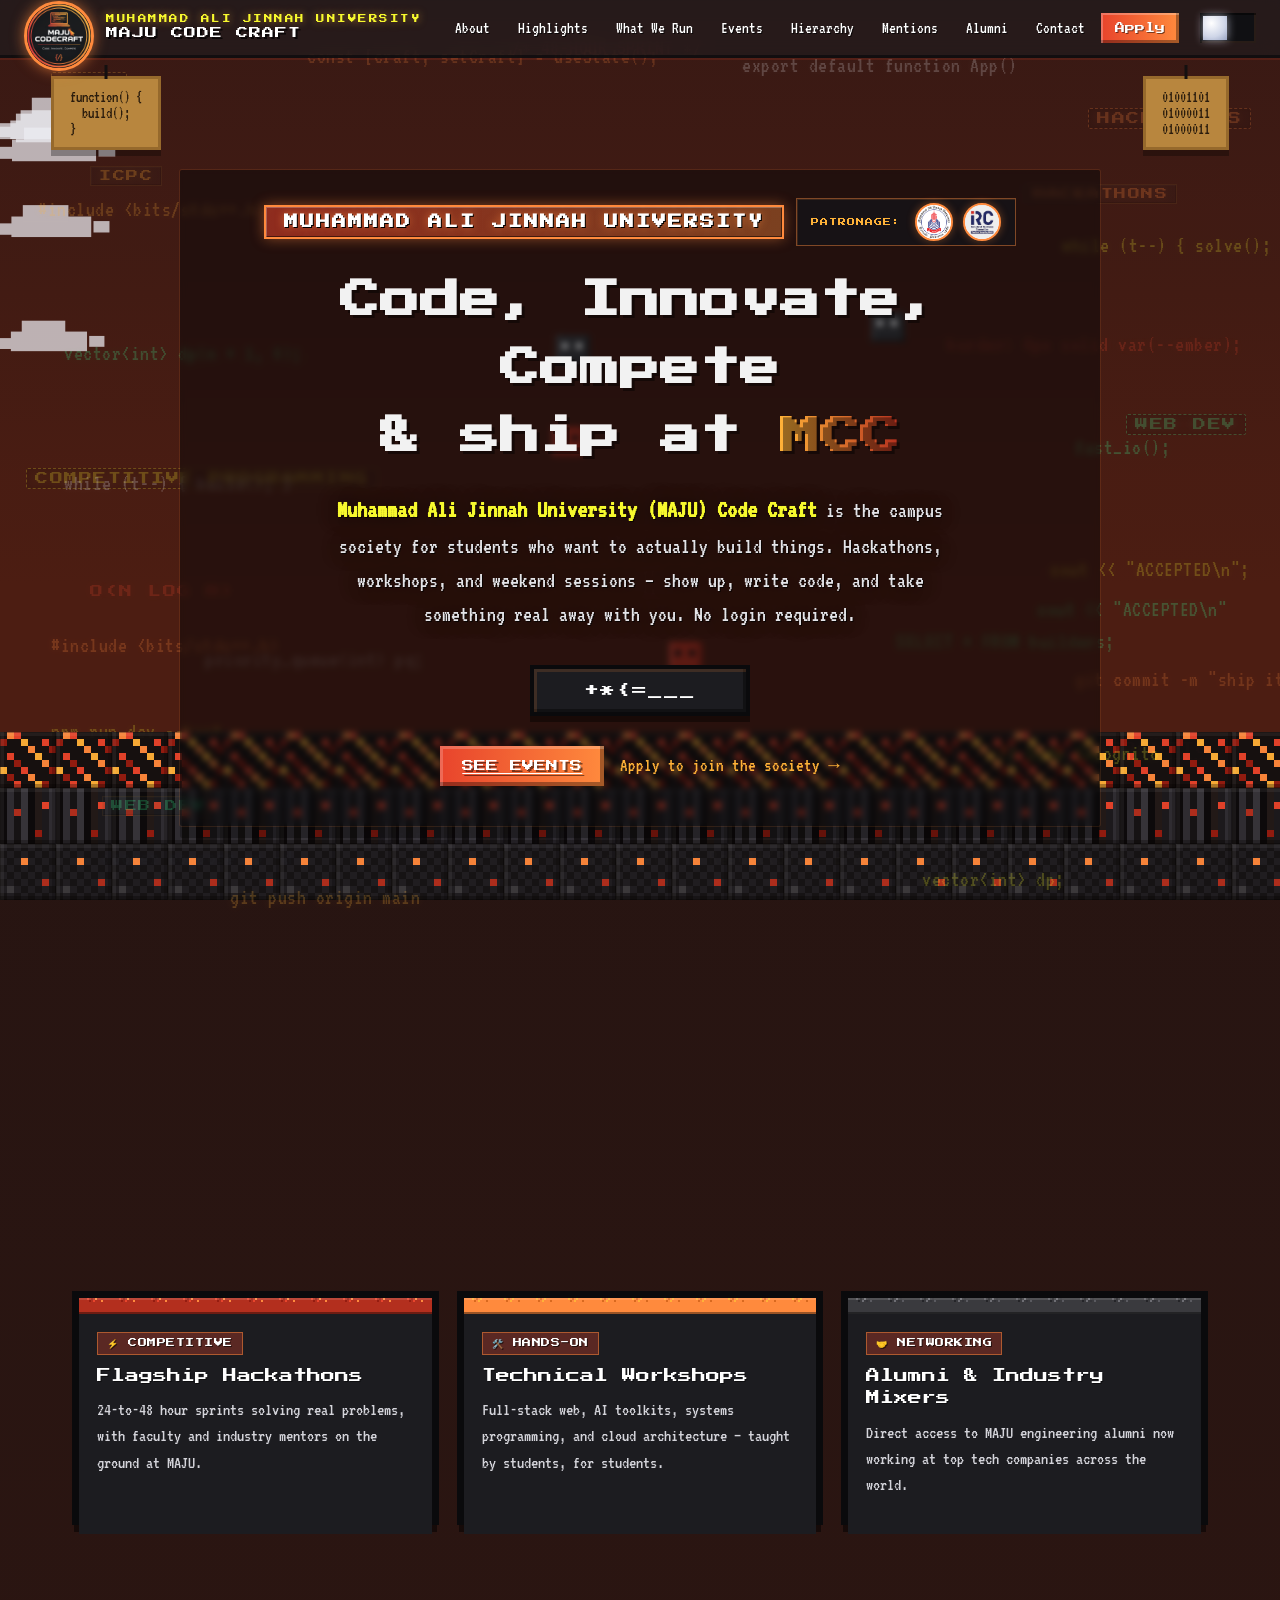
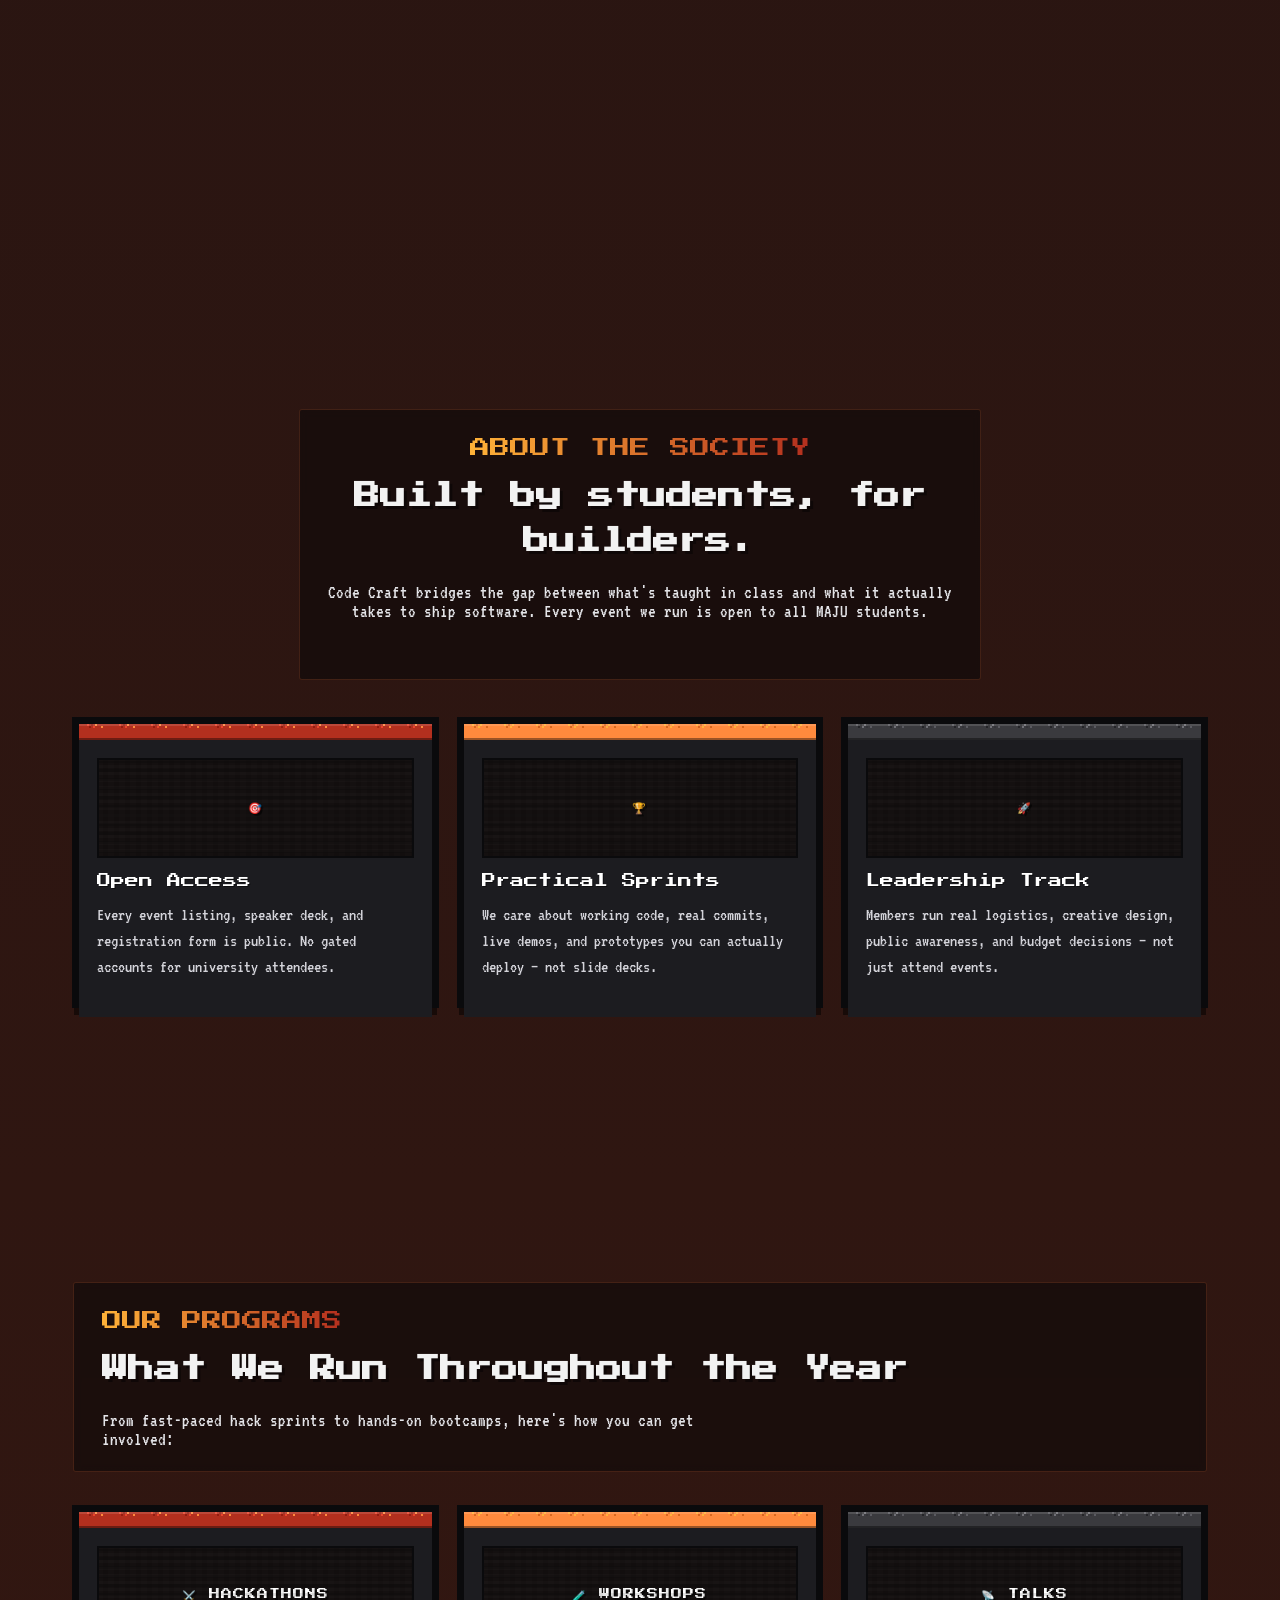
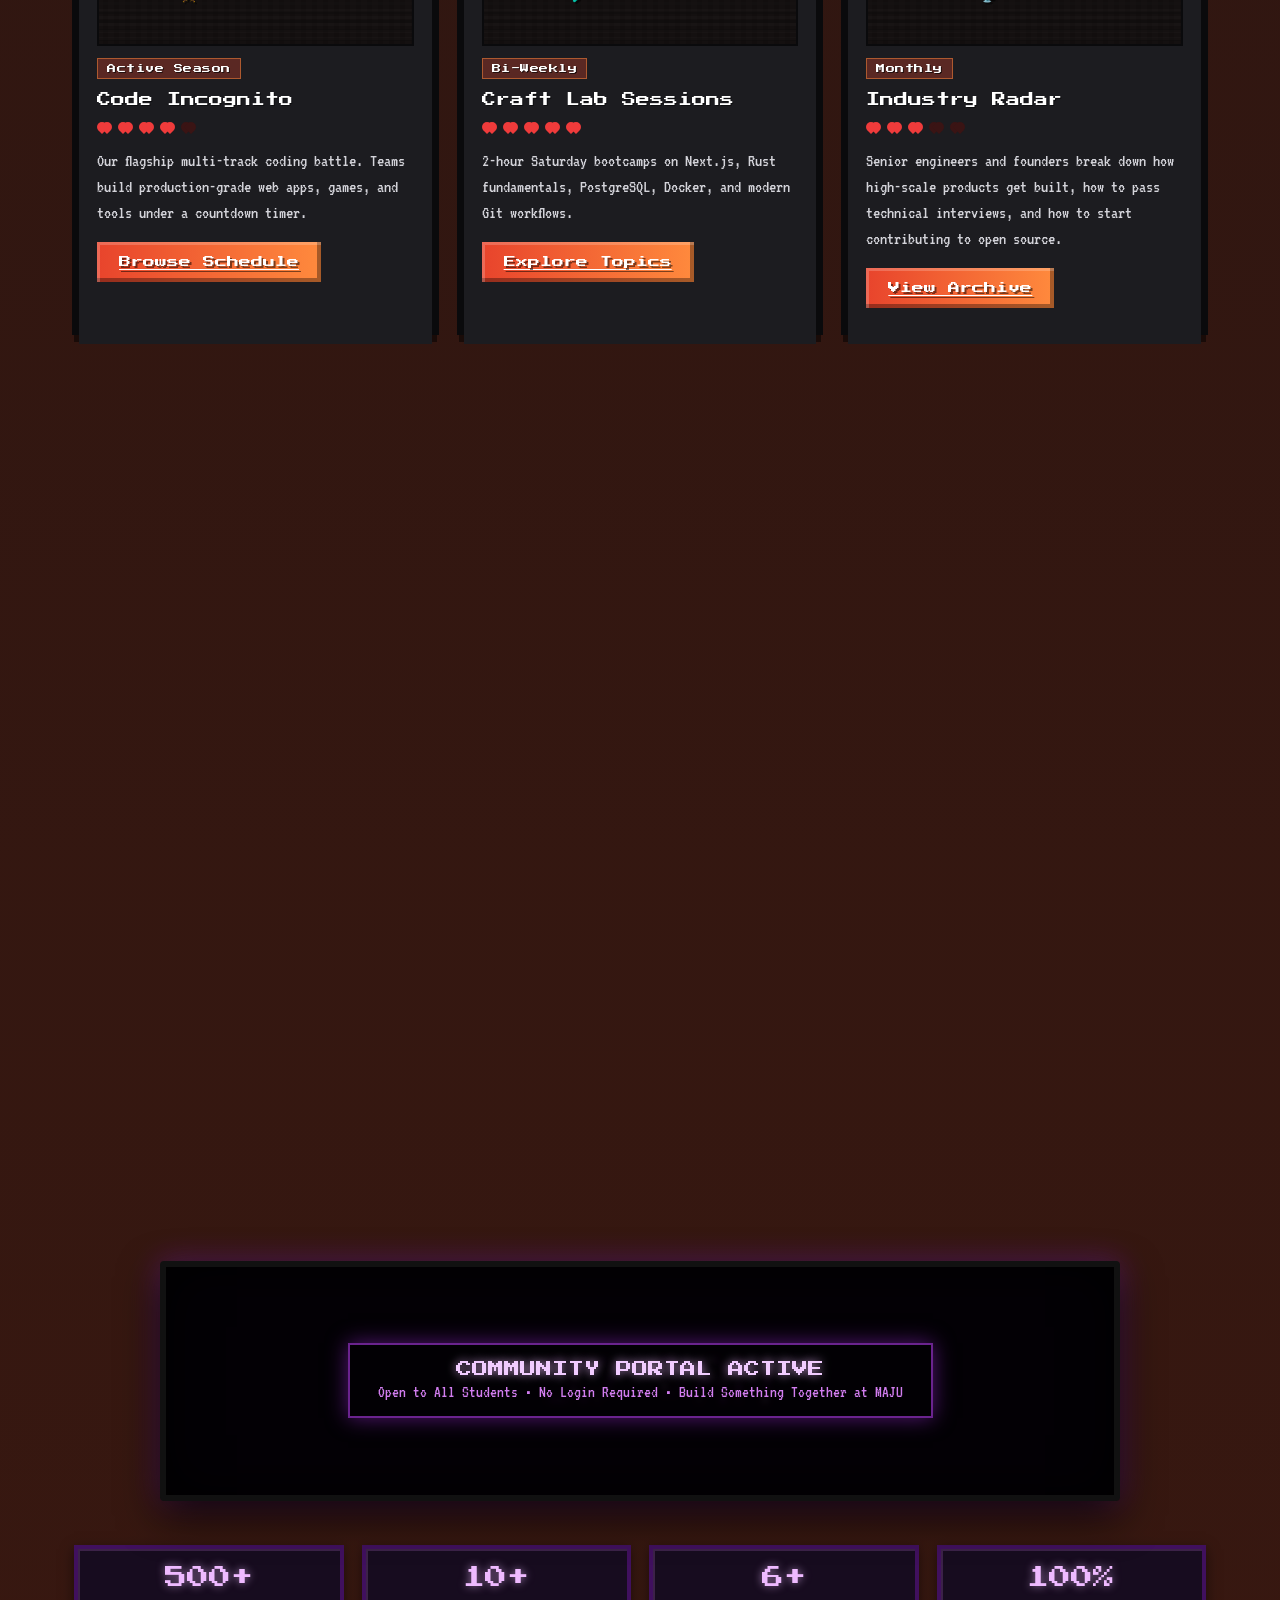
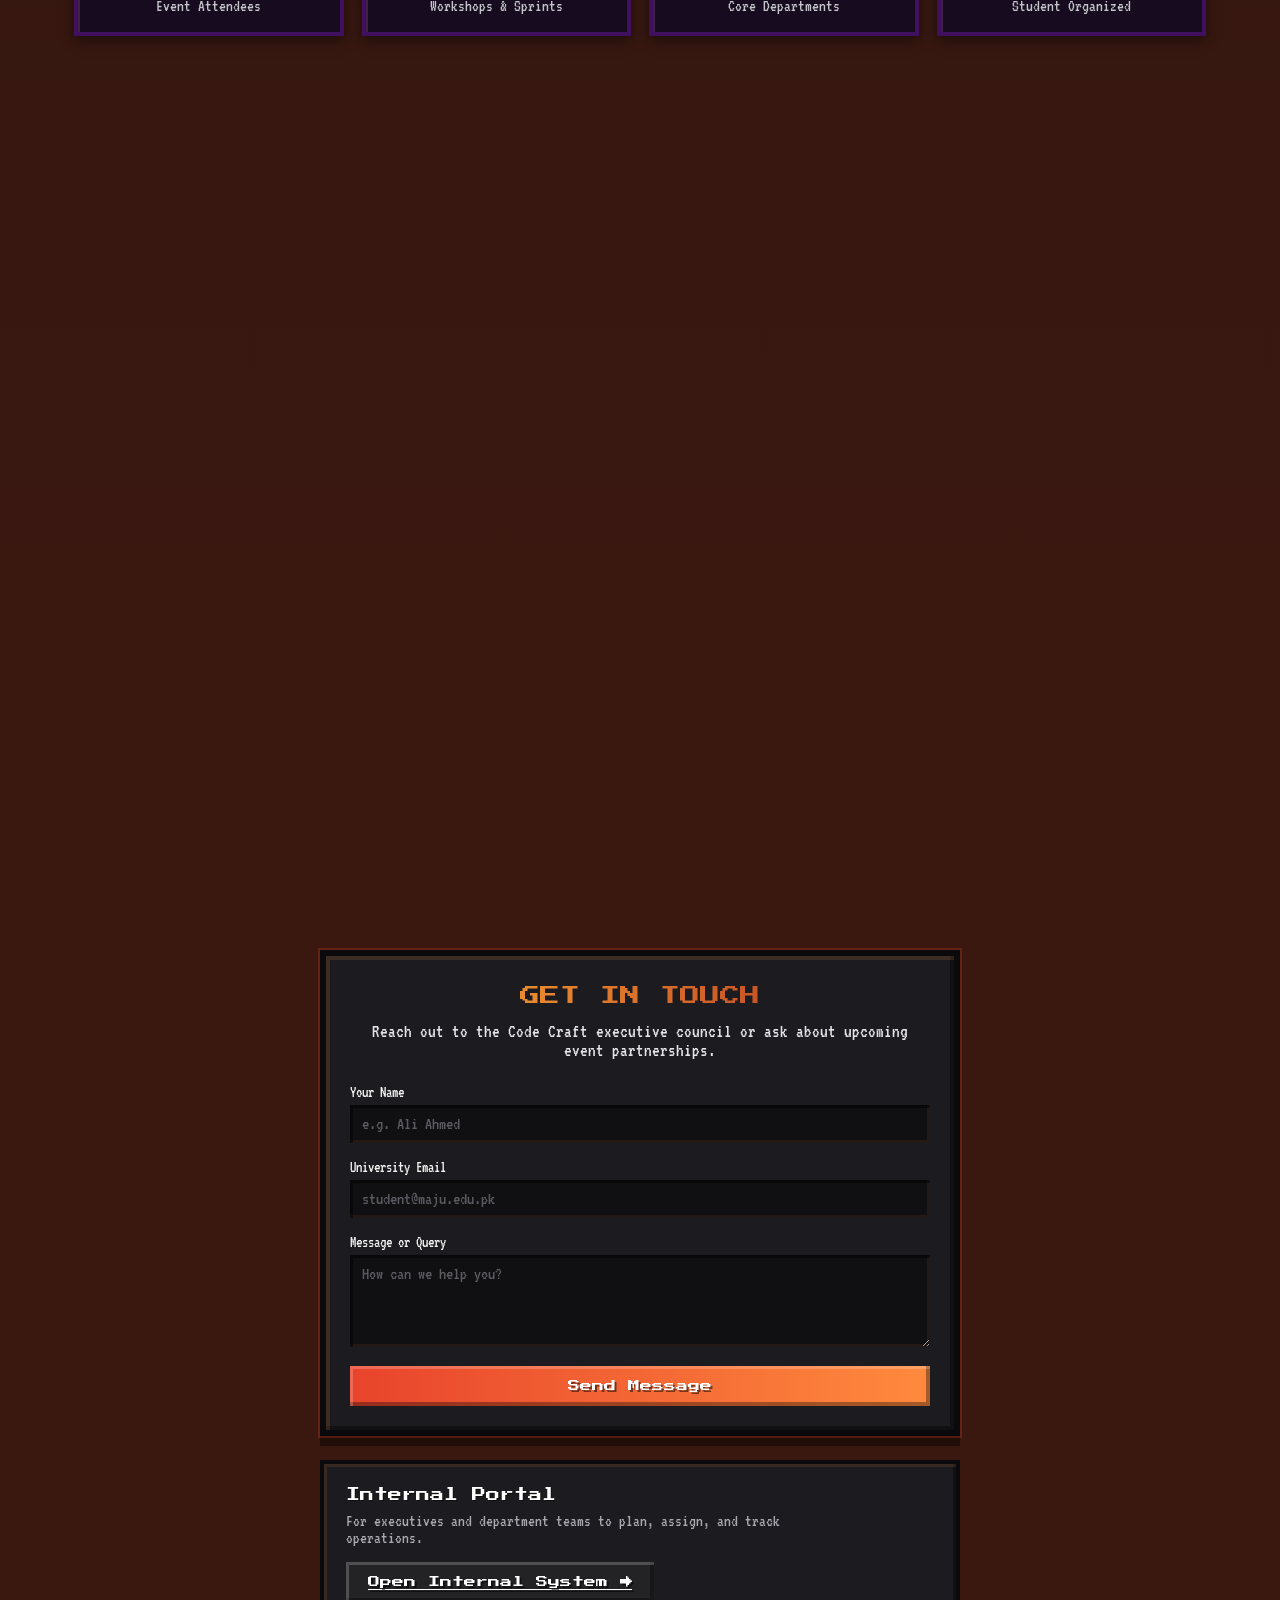
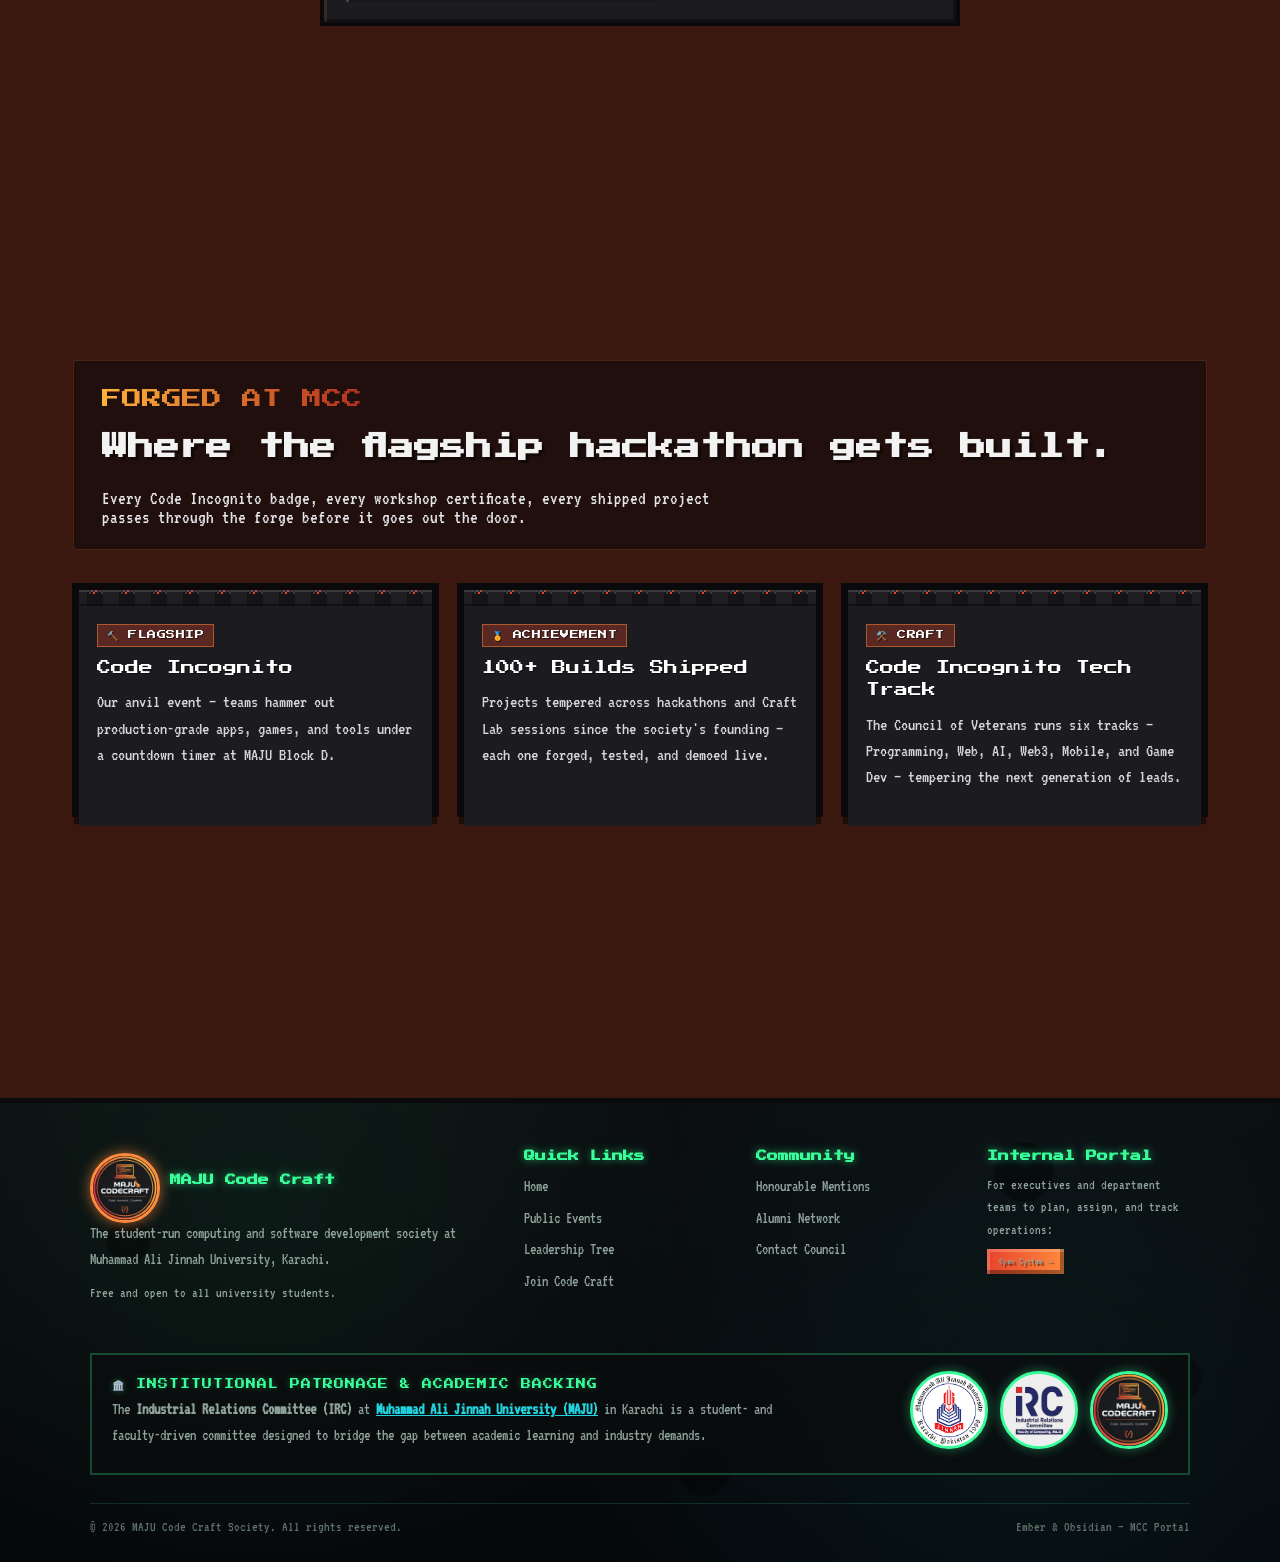
<file: index.html>
<!DOCTYPE html>
<html lang="en">

<head>
  <meta charset="UTF-8">
  <meta name="viewport" content="width=device-width, initial-scale=1.0">
  <title>MAJU Code Craft | Build. Compete. Ship.</title>
  <meta name="description"
    content="MAJU Code Craft is the student-run computing society at Muhammad Ali Jinnah University — hackathons, workshops, and weekend build sessions for anyone who wants to ship real projects. No login required.">
  <link rel="icon" type="image/png" href="logos/community_logo_clean.png">
  <link rel="preconnect" href="https://fonts.googleapis.com">
  <link rel="preconnect" href="https://fonts.gstatic.com" crossorigin>
  <link href="https://fonts.googleapis.com/css2?family=Press+Start+2P&family=VT323&display=swap" rel="stylesheet">
  <link rel="stylesheet" href="assets/mc-theme.css">
  <style>
    /* ===== Page-specific styling ===== */

    /* ---- Hero ---- */
    .hero-wrap {
      position: relative;
      padding: 70px 24px 90px;
    }

    .hero-inner {
      max-width: 920px;
      margin: 0 auto;
      text-align: center;
      position: relative;
      z-index: 2;
    }

    .hero-pill {
      display: inline-flex;
      align-items: center;
      gap: 8px;
      font-family: var(--font-pixel);
      font-size: clamp(11px, 1.35vw, 14px);
      letter-spacing: 2px;
      color: #FFFFFF;
      background: linear-gradient(90deg, rgba(232, 68, 44, 0.55), rgba(255, 138, 61, 0.4));
      border: 2px solid var(--gold);
      padding: 8px 18px;
      box-shadow: inset 1px 1px 0 rgba(255, 255, 255, 0.25), inset -1px -1px 0 rgba(0, 0, 0, 0.5), 0 0 14px rgba(255, 138, 61, 0.45);
      text-shadow: 1px 1px 0 #000, 0 0 8px rgba(255, 138, 61, 0.6);
      font-weight: bold;
    }

    .hero-title {
      font-family: var(--font-pixel);
      font-size: clamp(20px, 4.4vw, 40px);
      line-height: 1.7;
      color: var(--text-dark);
      margin-bottom: 20px;
      text-shadow: 3px 3px 0 rgba(0, 0, 0, 0.4);
    }

    .hero-title .accent {
      background: linear-gradient(90deg, var(--ember), var(--grass-side));
      -webkit-background-clip: text;
      background-clip: text;
      color: transparent;
    }

    .hero-desc {
      font-size: 22px;
      line-height: 1.55;
      color: #e4e4e8;
      max-width: 620px;
      margin: 0 auto 34px;
      text-shadow: 1px 1px 0 rgba(0, 0, 0, 0.7), 0 0 18px rgba(0, 0, 0, 0.5);
    }

    .hero-scrim {
      display: inline-block;
      background: rgba(6, 6, 8, 0.5);
      backdrop-filter: blur(3px);
      -webkit-backdrop-filter: blur(3px);
      padding: 28px 32px;
      border-radius: 2px;
      box-shadow: 0 0 0 1px rgba(255, 138, 61, 0.12), 0 12px 0 rgba(0, 0, 0, 0.3);
    }

    .hero-scramble {
      display: inline-block;
      font-family: var(--font-pixel);
      font-size: 15px;
      color: #fff;
      background: var(--ui-bg);
      border: 4px solid var(--ui-dark);
      padding: 14px 22px;
      margin-bottom: 30px;
      cursor: pointer;
      box-shadow: inset 3px 3px 0 rgba(255, 138, 61, 0.15), inset -3px -3px 0 rgba(0, 0, 0, 0.4), 0 6px 0 rgba(0, 0, 0, 0.4);
      letter-spacing: 1px;
      min-width: 220px;
    }

    .hero-actions {
      display: flex;
      gap: 16px;
      justify-content: center;
      flex-wrap: wrap;
      margin-bottom: 12px;
    }

    .hero-link {
      font-size: 19px;
      color: var(--ember);
      text-decoration: none;
      align-self: center;
    }

    .hero-link:hover {
      text-decoration: underline;
    }

    /* Hanging sign positions for hero */
    .hero-wrap .hanging-sign {
      top: 18px;
    }

    .sign-left {
      left: 4%;
    }

    .sign-right {
      right: 4%;
      animation-delay: -2s;
    }

    @media (max-width:760px) {
      .hero-wrap .hanging-sign {
        display: none;
      }
    }

    /* floating code snippets & tech keywords drifting behind hero & background */
    .code-float {
      position: absolute;
      pointer-events: none;
      user-select: none;
      white-space: nowrap;
      opacity: 0.24;
      will-change: transform;
      transition: opacity 0.3s ease;
    }

    .code-float.font-pixel {
      font-family: var(--font-pixel);
      font-size: clamp(9px, 1.1vw, 12px);
      letter-spacing: 1.5px;
      text-transform: uppercase;
    }

    .code-float.font-body {
      font-family: var(--font-body);
      font-size: clamp(16px, 1.8vw, 22px);
      letter-spacing: 0.5px;
    }

    .code-float.color-ember {
      color: var(--ember);
      text-shadow: 0 0 8px rgba(255, 178, 56, 0.35);
    }

    .code-float.color-gold {
      color: var(--gold);
      text-shadow: 0 0 8px rgba(255, 138, 61, 0.35);
    }

    .code-float.color-red {
      color: var(--grass-top);
      text-shadow: 0 0 8px rgba(232, 68, 44, 0.3);
    }

    .code-float.color-yellow {
      color: var(--spark-yellow);
      text-shadow: 0 0 8px rgba(247, 249, 46, 0.3);
    }

    .code-float.color-neon {
      color: var(--cave-neon);
      text-shadow: 0 0 8px rgba(57, 255, 154, 0.3);
    }

    .code-float.color-violet {
      color: var(--end-violet);
      text-shadow: 0 0 8px rgba(185, 131, 255, 0.3);
    }

    .code-float.color-white {
      color: #E4E4E8;
      text-shadow: 0 0 8px rgba(228, 228, 232, 0.25);
    }

    .code-float.is-tag {
      background: rgba(28, 28, 32, 0.55);
      border: 1px solid rgba(255, 178, 56, 0.28);
      padding: 3px 8px;
      box-shadow: inset 1px 1px 0 rgba(255, 255, 255, 0.06), inset -1px -1px 0 rgba(0, 0, 0, 0.5);
    }

    .code-float.anim-bob {
      animation: floatBob 5.5s ease-in-out infinite;
    }

    .code-float.anim-drift {
      animation: floatDrift 8.5s ease-in-out infinite;
    }

    .code-float.anim-sway {
      animation: floatSway 7s ease-in-out infinite;
    }

    html[data-mode="day"] .code-float {
      opacity: 0.32;
      filter: contrast(1.3) brightness(0.65);
    }

    @media (max-width:760px) {
      .code-float.font-pixel {
        font-size: 8px;
      }

      .code-float.font-body {
        font-size: 14px;
      }
    }

    @media (prefers-reduced-motion: reduce) {
      .code-float {
        animation: none !important;
      }
    }

    /* Floating mob (simple pixel-block critter, CSS-only) */
    .mob {
      position: absolute;
      width: 34px;
      height: 30px;
      animation: floatBob 3.6s ease-in-out infinite;
      cursor: pointer;
    }

    .mob-body {
      width: 100%;
      height: 100%;
      background: var(--stone);
      box-shadow: inset -4px 0 0 rgba(0, 0, 0, 0.3), inset 0 -4px 0 rgba(0, 0, 0, 0.35), inset 4px 0 0 rgba(255, 255, 255, 0.08);
      position: relative;
    }

    .mob-body::after {
      content: "";
      position: absolute;
      top: 8px;
      left: 6px;
      width: 6px;
      height: 6px;
      background: #fff;
      box-shadow: 14px 0 0 #fff;
    }

    .mob.creeper .mob-body {
      background: var(--grass-side);
    }

    .mob.creeper .mob-body::after {
      background: #111;
      box-shadow: 14px 0 0 #111;
    }

    /* ---- About / highlights section ---- */
    .about-lead {
      text-align: center;
      max-width: 680px;
      margin: 0 auto 40px;
    }

    .about-lead .mc-section-title {
      justify-content: center;
    }

    .about-lead .mc-section-sub {
      margin-left: auto;
      margin-right: auto;
    }

    .section-lead-scrim {
      display: inline-block;
      background: rgba(6, 6, 8, 0.5);
      backdrop-filter: blur(3px);
      -webkit-backdrop-filter: blur(3px);
      padding: 22px 28px;
      border-radius: 2px;
      box-shadow: 0 0 0 1px rgba(255, 138, 61, 0.1);
    }

    .about-lead .section-lead-scrim {
      display: block;
    }

    /* ---- Stats as hearts/food ---- */
    .stats-row {
      display: grid;
      grid-template-columns: repeat(auto-fit, minmax(200px, 1fr));
      gap: 18px;
      margin-top: 16px;
    }

    .stat-block {
      background: var(--ui-bg);
      border: 4px solid var(--ui-dark);
      padding: 18px;
      text-align: center;
      box-shadow: inset 3px 3px 0 rgba(255, 138, 61, 0.12), inset -3px -3px 0 rgba(0, 0, 0, 0.4);
    }

    .stat-value {
      font-family: var(--font-pixel);
      font-size: 22px;
      color: var(--ember);
      margin-bottom: 8px;
    }

    .stat-label {
      font-size: 17px;
      color: #c4c4ca;
    }

    /* ---- Contact crafting panel ---- */
    .contact-wrap {
      max-width: 640px;
      margin: 0 auto;
    }

    #contactSuccess {
      display: none;
      margin-top: 16px;
      padding: 14px;
      background: rgba(57, 255, 154, 0.08);
      border: 2px solid var(--cave-neon);
      color: var(--cave-neon);
      text-shadow: 0 0 6px rgba(57, 255, 154, 0.5);
      font-size: 17px;
      text-align: center;
    }

    /* ---- Internal portal callout ---- */
    .internal-callout {
      display: flex;
      align-items: center;
      justify-content: space-between;
      gap: 16px;
      flex-wrap: wrap;
      background: var(--ui-bg);
      border: 4px solid var(--ui-dark);
      padding: 20px 22px;
      box-shadow: inset 3px 3px 0 rgba(255, 138, 61, 0.12), inset -3px -3px 0 rgba(0, 0, 0, 0.4);
    }

    .internal-callout p {
      font-size: 17px;
      color: #a8a8ae;
      max-width: 480px;
    }
  </style>
</head>

<body data-biomes="obsidian,nether,end,cave,ember" data-door="show">

  <!-- ============ WOODEN DOOR INTRO ============ -->
  <div id="door-intro">
    <div class="door-half left">
      <div class="handle"></div>
    </div>
    <div class="door-half right">
      <div class="handle"></div>
    </div>
    <div id="door-logo">
      <img src="logos/community_logo_clean.png" alt="MAJU CodeCraft" class="door-logo-img">
      <div class="door-logo-title">MAJU CODECRAFT</div>
      <div class="door-logo-tagline">Code . Innovate . Compete</div>
    </div>
  </div>

  <!-- ============ BIOME BACKGROUND ============ -->
  <div id="biome-layer">
    <div id="biome-parallax">
      <div id="ambient-code-layer" class="ambient-code-layer"></div>
      <div class="biome-terrain" id="biome-terrain"></div>
    </div>
  </div>

  <!-- ============ NAVBAR ============ -->
  <header class="mc-navbar">
    <a href="index.html" class="mc-nav-brand">
      <img src="logos/community_logo_clean.png" alt="MAJU Code Craft Logo" class="mc-brand-img">
      <div class="mc-brand-titles">
        <span class="mc-brand-uni">MUHAMMAD ALI JINNAH UNIVERSITY</span>
        <span class="mc-brand-main">MAJU CODE CRAFT</span>
      </div>
    </a>
    <button class="mc-nav-toggle" aria-label="Toggle navigation"><span></span><span></span><span></span></button>
    <nav class="mc-nav-links">
      <a href="#about" class="mc-nav-link">About</a>
      <a href="#highlights" class="mc-nav-link">Highlights</a>
      <a href="#what-we-run" class="mc-nav-link">What We Run</a>
      <a href="events.html" class="mc-nav-link">Events</a>
      <a href="hierarchy.html" class="mc-nav-link">Hierarchy</a>
      <a href="mentions.html" class="mc-nav-link">Mentions</a>
      <a href="executive-community.html" class="mc-nav-link">Alumni</a>
      <a href="#contact" class="mc-nav-link">Contact</a>
      <a href="apply.html" class="mc-nav-apply" data-portal-nav="apply.html">Apply</a>
    </nav>
    <div class="mc-daynight" title="Toggle day / night">
      <div class="orb"></div>
    </div>
  </header>

  <!-- ============ HERO (biome: obsidian) ============ -->
  <section class="hero-wrap" data-biome-trigger="obsidian">
    <div class="hanging-sign sign-left">function() {<br>&nbsp;&nbsp;build();<br>}</div>
    <div class="hanging-sign sign-right">01001101<br>01000011<br>01000011</div>

    <div class="hero-inner">
      <div class="hero-scrim">
        <div class="hero-top-row">
          <div class="hero-pill">MUHAMMAD ALI JINNAH UNIVERSITY</div>
          <div class="hero-affil-pill">
            <span
              style="font-family:var(--font-pixel); font-size:8px; color:var(--ember); letter-spacing:1px; margin-right:4px;">PATRONAGE:</span>
            <a href="https://jinnah.edu/" target="_blank" rel="noopener noreferrer"
              title="Muhammad Ali Jinnah University (MAJU)">
              <img src="logos/university_logo_clean.png" alt="MAJU" class="hero-affil-mini">
            </a>
            <a href="https://jinnah.edu/" target="_blank" rel="noopener noreferrer"
              title="Industrial Relations Committee (IRC) - Faculty of Computing">
              <img src="logos/irc_logo_clean.png" alt="IRC" class="hero-affil-mini">
            </a>
          </div>
        </div>
        <h1 class="hero-title">Code, Innovate, Compete<br>& ship at <span class="accent">MCC</span></h1>
        <p class="hero-desc"><strong style="color:var(--spark-yellow); font-size:1.15em;">Muhammad Ali Jinnah University
            (MAJU) Code Craft</strong> is the campus society for students who want to actually build things. Hackathons,
          workshops, and weekend sessions &mdash; show up, write code, and take something real away with you. No login
          required.</p>

        <div class="hero-scramble" id="scrambleDisplay" title="Click to view all events">Hackathon</div>

        <div class="hero-actions">
          <a href="events.html" class="mc-button">SEE EVENTS</a>
          <a href="apply.html" class="hero-link" data-portal-nav="apply.html">Apply to join the society →</a>
        </div>
      </div>
    </div>
  </section>

  <!-- ============ HIGHLIGHTS (biome: obsidian) ============ -->
  <section class="mc-section" id="highlights" data-biome-trigger="obsidian">
    <div class="mc-block-grid">
      <div class="mc-block mat-grass">
        <div class="mc-block-lid"></div>
        <div class="mc-block-inner">
          <span class="mc-block-tag">⚡ COMPETITIVE</span>
          <div class="mc-block-title">Flagship Hackathons</div>
          <div class="mc-block-desc">24-to-48 hour sprints solving real problems, with faculty and industry mentors on
            the ground at MAJU.</div>
        </div>
      </div>
      <div class="mc-block mat-ember">
        <div class="mc-block-lid"></div>
        <div class="mc-block-inner">
          <span class="mc-block-tag">🛠️ HANDS-ON</span>
          <div class="mc-block-title">Technical Workshops</div>
          <div class="mc-block-desc">Full-stack web, AI toolkits, systems programming, and cloud architecture — taught
            by students, for students.</div>
        </div>
      </div>
      <div class="mc-block">
        <div class="mc-block-lid"></div>
        <div class="mc-block-inner">
          <span class="mc-block-tag">🤝 NETWORKING</span>
          <div class="mc-block-title">Alumni &amp; Industry Mixers</div>
          <div class="mc-block-desc">Direct access to MAJU engineering alumni now working at top tech companies across
            the world.</div>
        </div>
      </div>
    </div>
  </section>

  <!-- ============ ABOUT (biome: nether) ============ -->
  <section class="mc-section" id="about" data-biome-trigger="nether">
    <div class="about-lead">
      <div class="section-lead-scrim">
        <div class="mc-section-title">ABOUT THE SOCIETY</div>
        <h2 class="hero-title" style="font-size:clamp(18px,3vw,26px);">Built by students, for builders.</h2>
        <p class="mc-section-sub">Code Craft bridges the gap between what's taught in class and what it actually takes
          to ship software. Every event we run is open to all MAJU students.</p>
      </div>
    </div>

    <div class="mc-block-grid">
      <div class="mc-block mat-grass">
        <div class="mc-block-lid"></div>
        <div class="mc-block-inner">
          <div class="mc-block-media">🎯</div>
          <div class="mc-block-title">Open Access</div>
          <div class="mc-block-desc">Every event listing, speaker deck, and registration form is public. No gated
            accounts for university attendees.</div>
        </div>
      </div>
      <div class="mc-block mat-ember">
        <div class="mc-block-lid"></div>
        <div class="mc-block-inner">
          <div class="mc-block-media">🏆</div>
          <div class="mc-block-title">Practical Sprints</div>
          <div class="mc-block-desc">We care about working code, real commits, live demos, and prototypes you can
            actually deploy — not slide decks.</div>
        </div>
      </div>
      <div class="mc-block">
        <div class="mc-block-lid"></div>
        <div class="mc-block-inner">
          <div class="mc-block-media">🚀</div>
          <div class="mc-block-title">Leadership Track</div>
          <div class="mc-block-desc">Members run real logistics, creative design, public awareness, and budget decisions
            — not just attend events.</div>
        </div>
      </div>
    </div>
  </section>

  <!-- ============ WHAT WE RUN (biome: nether) ============ -->
  <section class="mc-section" id="what-we-run" data-biome-trigger="nether">
    <div class="section-lead-scrim" style="margin-bottom:36px;">
      <div class="mc-section-title">OUR PROGRAMS</div>
      <h2 class="hero-title" style="font-size:clamp(18px,3vw,26px);">What We Run Throughout the Year</h2>
      <p class="mc-section-sub" style="margin-bottom:0;">From fast-paced hack sprints to hands-on bootcamps, here's how
        you can get involved:</p>
    </div>

    <div class="mc-block-grid">
      <div class="mc-block mat-grass">
        <div class="mc-block-lid"></div>
        <div class="mc-block-inner">
          <div class="mc-block-media">⚔️ HACKATHONS</div>
          <span class="mc-block-tag">Active Season</span>
          <div class="mc-block-title">Code Incognito</div>
          <div class="mc-rating">
            <div class="mc-hearts">
              <span class="heart"></span><span class="heart"></span><span class="heart"></span><span
                class="heart"></span><span class="heart empty"></span>
            </div>
          </div>
          <div class="mc-block-desc">Our flagship multi-track coding battle. Teams build production-grade web apps,
            games, and tools under a countdown timer.</div>
          <a href="events.html" class="mc-button" style="align-self:flex-start; margin-top:6px;">Browse Schedule</a>
        </div>
      </div>
      <div class="mc-block mat-ember">
        <div class="mc-block-lid"></div>
        <div class="mc-block-inner">
          <div class="mc-block-media">🧪 WORKSHOPS</div>
          <span class="mc-block-tag">Bi-Weekly</span>
          <div class="mc-block-title">Craft Lab Sessions</div>
          <div class="mc-rating">
            <div class="mc-hearts">
              <span class="heart"></span><span class="heart"></span><span class="heart"></span><span
                class="heart"></span><span class="heart"></span>
            </div>
          </div>
          <div class="mc-block-desc">2-hour Saturday bootcamps on Next.js, Rust fundamentals, PostgreSQL, Docker, and
            modern Git workflows.</div>
          <a href="events.html" class="mc-button" style="align-self:flex-start; margin-top:6px;">Explore Topics</a>
        </div>
      </div>
      <div class="mc-block">
        <div class="mc-block-lid"></div>
        <div class="mc-block-inner">
          <div class="mc-block-media">📡 TALKS</div>
          <span class="mc-block-tag">Monthly</span>
          <div class="mc-block-title">Industry Radar</div>
          <div class="mc-rating">
            <div class="mc-hearts">
              <span class="heart"></span><span class="heart"></span><span class="heart"></span><span
                class="heart empty"></span><span class="heart empty"></span>
            </div>
          </div>
          <div class="mc-block-desc">Senior engineers and founders break down how high-scale products get built, how to
            pass technical interviews, and how to start contributing to open source.</div>
          <a href="events.html" class="mc-button" style="align-self:flex-start; margin-top:6px;">View Archive</a>
        </div>
      </div>
    </div>
  </section>

  <!-- ============ STATS (biome: end) ============ -->
  <section class="mc-section" data-biome-trigger="end" style="position:relative;">


    <div class="end-portal"
      style="width:100%; max-width:960px; margin:0 auto 28px; height:240px; min-height:200px; border:6px solid #111; border-radius:4px; box-shadow:0 15px 40px rgba(0,0,0,0.8), inset 0 0 50px rgba(0,0,0,0.9), 0 0 30px rgba(161,43,224,0.4); display:flex; flex-direction:column; align-items:center; justify-content:center; position:relative; overflow:hidden;">
      <div
        style="position:relative; z-index:2; text-align:center; background:rgba(3,0,5,0.75); padding:16px 28px; border:2px solid rgba(176,59,235,0.6); box-shadow:0 0 20px rgba(161,43,224,0.5); backdrop-filter:blur(3px);">
        <div
          style="font-family:var(--font-pixel); font-size:16px; color:#f1ccff; text-shadow:0 0 10px rgba(238,186,255,0.8); margin-bottom:6px;">
          COMMUNITY PORTAL ACTIVE</div>
        <p style="font-size:17px; color:#d27df0; margin:0; font-family:var(--font-body);">Open to All Students &bull; No
          Login Required &bull; Build Something Together at MAJU</p>
      </div>
    </div>

    <div class="stats-row">
      <div class="stat-block"
        style="background:rgba(18,11,35,0.85); border-color:#40105e; box-shadow:inset 2px 2px 0 rgba(210,125,240,0.2), 0 4px 12px rgba(0,0,0,0.5);">
        <div class="stat-value" style="color:#eebaff; text-shadow:0 0 8px rgba(238,186,255,0.6);">500+</div>
        <div class="stat-label">Event Attendees</div>
      </div>
      <div class="stat-block"
        style="background:rgba(18,11,35,0.85); border-color:#40105e; box-shadow:inset 2px 2px 0 rgba(210,125,240,0.2), 0 4px 12px rgba(0,0,0,0.5);">
        <div class="stat-value" style="color:#eebaff; text-shadow:0 0 8px rgba(238,186,255,0.6);">10+</div>
        <div class="stat-label">Workshops &amp; Sprints</div>
      </div>
      <div class="stat-block"
        style="background:rgba(18,11,35,0.85); border-color:#40105e; box-shadow:inset 2px 2px 0 rgba(210,125,240,0.2), 0 4px 12px rgba(0,0,0,0.5);">
        <div class="stat-value" style="color:#eebaff; text-shadow:0 0 8px rgba(238,186,255,0.6);">6+</div>
        <div class="stat-label">Core Departments</div>
      </div>
      <div class="stat-block"
        style="background:rgba(18,11,35,0.85); border-color:#40105e; box-shadow:inset 2px 2px 0 rgba(210,125,240,0.2), 0 4px 12px rgba(0,0,0,0.5);">
        <div class="stat-value" style="color:#eebaff; text-shadow:0 0 8px rgba(238,186,255,0.6);">100%</div>
        <div class="stat-label">Student Organized</div>
      </div>
    </div>
  </section>

  <!-- ============ CONTACT (biome: cave) ============ -->
  <section class="mc-section" id="contact" data-biome-trigger="cave">
    <div class="contact-wrap">
      <div class="crafting-panel">
        <div class="mc-section-title" style="display:flex; justify-content:center; text-align:center;">GET IN TOUCH
        </div>
        <p class="mc-section-sub" style="text-align:center; margin:0 auto 24px;">Reach out to the Code Craft executive
          council or ask about upcoming event partnerships.</p>

        <form id="contactForm">
          <div class="field">
            <label class="field-label" for="cName">Your Name</label>
            <input type="text" id="cName" placeholder="e.g. Ali Ahmed" required>
          </div>
          <div class="field">
            <label class="field-label" for="cEmail">University Email</label>
            <input type="email" id="cEmail" placeholder="student@maju.edu.pk" required>
          </div>
          <div class="field">
            <label class="field-label" for="cMessage">Message or Query</label>
            <textarea id="cMessage" rows="4" placeholder="How can we help you?" required></textarea>
          </div>
          <button type="submit" class="mc-button" style="width:100%;">Send Message</button>
        </form>
        <div id="contactSuccess">✅ Thank you! Your message has been received. A council member will reply shortly.</div>
      </div>

      <div class="internal-callout" style="margin-top:24px;">
        <div>
          <div class="mc-block-title" style="margin-bottom:6px;">Internal Portal</div>
          <p>For executives and department teams to plan, assign, and track operations.</p>
        </div>
        <a href="../dynamic_doc/index.html" class="mc-button secondary">Open Internal System →</a>
      </div>
    </div>
  </section>

  <!-- ============ EMBER FORGE (biome: ember) ============ -->
  <section class="mc-section" data-biome-trigger="ember">
    <div class="section-lead-scrim" style="margin-bottom:36px;">
      <div class="mc-section-title">FORGED AT MCC</div>
      <h2 class="hero-title" style="font-size:clamp(18px,3vw,26px);">Where the flagship hackathon gets built.</h2>
      <p class="mc-section-sub" style="margin-bottom:0;">Every Code Incognito badge, every workshop certificate, every
        shipped project passes through the forge before it goes out the door.</p>
    </div>

    <div class="mc-block-grid">
      <div class="mc-block mat-forge">
        <div class="mc-block-lid"></div>
        <div class="mc-block-inner">
          <span class="mc-block-tag">🔨 FLAGSHIP</span>
          <div class="mc-block-title">Code Incognito</div>
          <div class="mc-block-desc">Our anvil event — teams hammer out production-grade apps, games, and tools under a
            countdown timer at MAJU Block D.</div>
        </div>
      </div>
      <div class="mc-block mat-forge">
        <div class="mc-block-lid"></div>
        <div class="mc-block-inner">
          <span class="mc-block-tag">🏅 ACHIEVEMENT</span>
          <div class="mc-block-title">100+ Builds Shipped</div>
          <div class="mc-block-desc">Projects tempered across hackathons and Craft Lab sessions since the society's
            founding — each one forged, tested, and demoed live.</div>
        </div>
      </div>
      <div class="mc-block mat-forge">
        <div class="mc-block-lid"></div>
        <div class="mc-block-inner">
          <span class="mc-block-tag">⚒️ CRAFT</span>
          <div class="mc-block-title">Code Incognito Tech Track</div>
          <div class="mc-block-desc">The Council of Veterans runs six tracks — Programming, Web, AI, Web3, Mobile, and
            Game Dev — tempering the next generation of leads.</div>
        </div>
      </div>
    </div>
  </section>

  <!-- ============ FOOTER — Eternal Cave ============ -->
  <footer class="mc-footer">
    <div class="mc-footer-content">
      <div class="mc-footer-grid">
        <div>
          <div style="display:flex; align-items:center; gap:10px; margin-bottom:12px;"><img
              src="logos/community_logo_clean.png" alt="MAJU Code Craft" class="mc-brand-img">
            <h4 style="margin-bottom:0;">MAJU Code Craft</h4>
          </div>
          <p>The student-run computing and software development society at Muhammad Ali Jinnah University, Karachi.</p>
          <p style="margin-top:10px; font-size:14px;">Free and open to all university students.</p>
        </div>
        <div>
          <h5>Quick Links</h5>
          <ul>
            <li><a href="index.html">Home</a></li>
            <li><a href="events.html">Public Events</a></li>
            <li><a href="hierarchy.html">Leadership Tree</a></li>
            <li><a href="apply.html">Join Code Craft</a></li>
          </ul>
        </div>
        <div>
          <h5>Community</h5>
          <ul>
            <li><a href="mentions.html">Honourable Mentions</a></li>
            <li><a href="executive-community.html">Alumni Network</a></li>
            <li><a href="#contact">Contact Council</a></li>
          </ul>
        </div>
        <div>
          <h5>Internal Portal</h5>
          <p style="font-size:14px; margin-bottom:10px;">For executives and department teams to plan, assign, and track
            operations:</p>
          <a href="../dynamic_doc/index.html" class="mc-button" style="font-size:9px; padding:8px 12px;">Open System
            →</a>
        </div>
        <div class="footer-affiliation-wrap">
          <div class="footer-affiliation-info">
            <div class="footer-affiliation-title">&#x1F3DB;&#xFE0F; INSTITUTIONAL PATRONAGE &amp; ACADEMIC BACKING</div>
            <p class="footer-affiliation-desc">
              The <strong>Industrial Relations Committee (IRC)</strong> at <a href="https://jinnah.edu/" target="_blank"
                rel="noopener noreferrer">Muhammad Ali Jinnah University (MAJU)</a> in Karachi is a student- and
              faculty-driven committee designed to bridge the gap between academic learning and industry demands.
            </p>
          </div>
          <div class="footer-partner-logos">
            <a href="https://jinnah.edu/" target="_blank" rel="noopener noreferrer"
              title="Muhammad Ali Jinnah University (MAJU)">
              <img src="logos/university_logo_clean.png" alt="MAJU" class="footer-partner-badge">
            </a>
            <a href="https://jinnah.edu/" target="_blank" rel="noopener noreferrer"
              title="Industrial Relations Committee (IRC) - Faculty of Computing">
              <img src="logos/irc_logo_clean.png" alt="IRC" class="footer-partner-badge">
            </a>
            <a href="index.html" title="MAJU Code Craft Society">
              <img src="logos/community_logo_clean.png" alt="MCC" class="footer-partner-badge logo-dark">
            </a>
          </div>
        </div>
      </div>
      <div class="mc-footer-bottom">
        <div>© 2026 MAJU Code Craft Society. All rights reserved.</div>
        <div>Ember &amp; Obsidian — MCC Portal</div>
      </div>
    </div>
  </footer>

  <script src="assets/mc-theme.js"></script>
  <script>
    (function () {
      // ---------- Floating Code Snippets & Words (ICPC, Hackathons, Web Dev) ----------
      var ambientSnippets = [
        // Core requested words & keywords
        { text: 'icpc', font: 'pixel', color: 'ember', left: 4, top: 8, anim: 'anim-bob', isBadge: true, delay: -1.2, dur: 6.5 },
        { text: 'hackathons', font: 'pixel', color: 'gold', left: 85, top: 12, anim: 'anim-sway', isBadge: true, delay: -2.8, dur: 7.8 },
        { text: 'web dev', font: 'pixel', color: 'neon', left: 88, top: 46, anim: 'anim-drift', isBadge: true, delay: -3.5, dur: 9.0 },
        { text: 'competitive programming', font: 'pixel', color: 'yellow', left: 2, top: 52, anim: 'anim-bob', isBadge: true, delay: -4.0, dur: 8.2 },
        { text: 'code incognito', font: 'pixel', color: 'red', left: 78, top: 82, anim: 'anim-sway', isBadge: true, delay: -1.5, dur: 7.2 },
        { text: 'full stack', font: 'pixel', color: 'white', left: 14, top: 88, anim: 'anim-drift', isBadge: true, delay: -5.2, dur: 9.5 },

        // ICPC / Competitive programming code snippets
        { text: '#include <bits/stdc++.h>', font: 'body', color: 'ember', left: 3, top: 22, anim: 'anim-drift', delay: -4.1, dur: 8.5 },
        { text: 'while (t--) { solve(); }', font: 'body', color: 'yellow', left: 83, top: 26, anim: 'anim-bob', delay: -0.7, dur: 6.0 },
        { text: 'vector<int> dp(n + 1, 0);', font: 'body', color: 'neon', left: 5, top: 38, anim: 'anim-sway', delay: -5.3, dur: 7.5 },
        { text: 'cout << "ACCEPTED\\n";', font: 'body', color: 'yellow', left: 82, top: 62, anim: 'anim-bob', delay: -2.1, dur: 6.2 },
        { text: 'priority_queue<int> pq;', font: 'body', color: 'white', left: 16, top: 72, anim: 'anim-drift', delay: -6.4, dur: 9.8 },
        { text: 'int mid = l + (r - l) / 2;', font: 'body', color: 'ember', left: 66, top: 88, anim: 'anim-sway', delay: -1.9, dur: 7.0 },
        { text: 'O(N log N)', font: 'pixel', color: 'red', left: 7, top: 65, anim: 'anim-bob', delay: -3.8, dur: 5.8 },

        // Web Dev / Software Engineering code snippets
        { text: 'const [craft, setCraft] = useState();', font: 'body', color: 'gold', left: 24, top: 5, anim: 'anim-sway', delay: -2.4, dur: 7.6 },
        { text: 'export default function App()', font: 'body', color: 'white', left: 58, top: 6, anim: 'anim-drift', delay: -4.7, dur: 9.2 },
        { text: 'border: 4px solid var(--ember);', font: 'body', color: 'red', left: 74, top: 37, anim: 'anim-bob', delay: -3.2, dur: 6.8 },
        { text: 'SELECT * FROM builders;', font: 'body', color: 'neon', left: 70, top: 70, anim: 'anim-drift', delay: -5.8, dur: 8.6 },
        { text: '<CraftProvider value={mcc} />', font: 'body', color: 'violet', left: 28, top: 92, anim: 'anim-sway', delay: -0.5, dur: 8.0 },

        // Hackathon & Ops snippets
        { text: 'git commit -m "ship it 🚀"', font: 'body', color: 'gold', left: 84, top: 74, anim: 'anim-drift', delay: -4.2, dur: 8.8 },
        { text: 'npm run dev --host', font: 'body', color: 'yellow', left: 4, top: 80, anim: 'anim-bob', delay: -1.6, dur: 6.4 },
        { text: 'docker compose up -d', font: 'body', color: 'white', left: 8, top: 94, anim: 'anim-sway', delay: -3.7, dur: 7.4 },
        { text: 'fn solve() -> Result<Ship, Err>', font: 'body', color: 'ember', left: 45, top: 94, anim: 'anim-drift', delay: -2.9, dur: 10.0 },
        { text: '/* 48-HOUR SPRINT */', font: 'body', color: 'red', left: 40, top: 4, anim: 'anim-bob', delay: -6.0, dur: 6.6 }
      ];

      // Ambient backdrop generation (spans the entire canvas behind content)
      var ambientLayer = document.getElementById('ambient-code-layer');
      if (ambientLayer) {
        ambientSnippets.forEach(function (item) {
          var el = document.createElement('div');
          el.className = 'ambient-code-item font-' + item.font + ' color-' + item.color + ' ' + item.anim + (item.isBadge ? ' is-badge' : '');
          el.textContent = item.text;
          el.style.left = item.left + '%';
          el.style.top = item.top + '%';
          el.style.animationDelay = item.delay + 's';
          el.style.animationDuration = item.dur + 's';
          ambientLayer.appendChild(el);
        });
      }

      // Hero-specific floating code snippets surrounding the hero scrim
      var heroSnippets = [
        { text: 'ICPC', font: 'pixel', color: 'ember', left: 7, top: 12, anim: 'anim-bob', isTag: true, delay: -0.8, dur: 5.4 },
        { text: 'HACKATHONS', font: 'pixel', color: 'gold', left: 80, top: 14, anim: 'anim-drift', isTag: true, delay: -2.2, dur: 7.2 },
        { text: 'WEB DEV', font: 'pixel', color: 'neon', left: 8, top: 82, anim: 'anim-sway', isTag: true, delay: -3.0, dur: 6.8 },
        { text: '// Code Incognito', font: 'body', color: 'yellow', left: 78, top: 76, anim: 'anim-bob', delay: -1.7, dur: 5.8 },
        { text: 'while (t--) { build(); }', font: 'body', color: 'white', left: 5, top: 46, anim: 'anim-drift', delay: -4.1, dur: 8.0 },
        { text: 'fast_io();', font: 'body', color: 'neon', left: 84, top: 42, anim: 'anim-sway', delay: -1.3, dur: 6.2 },
        { text: 'git push origin main', font: 'body', color: 'ember', left: 18, top: 92, anim: 'anim-bob', delay: -2.6, dur: 5.6 },
        { text: 'vector<int> dp;', font: 'body', color: 'yellow', left: 72, top: 90, anim: 'anim-drift', delay: -3.6, dur: 7.5 },
        { text: '#include <bits/stdc++.h>', font: 'body', color: 'gold', left: 4, top: 64, anim: 'anim-sway', delay: -4.8, dur: 8.4 },
        { text: 'cout << "ACCEPTED\\n"', font: 'body', color: 'neon', left: 81, top: 60, anim: 'anim-bob', delay: -2.0, dur: 6.0 }
      ];

      var heroWrap = document.querySelector('.hero-wrap');
      if (heroWrap) {
        heroSnippets.forEach(function (item) {
          var el = document.createElement('div');
          el.className = 'code-float font-' + item.font + ' color-' + item.color + ' ' + item.anim + (item.isTag ? ' is-tag' : '');
          el.textContent = item.text;
          el.style.left = item.left + '%';
          el.style.top = item.top + '%';
          el.style.animationDelay = item.delay + 's';
          el.style.animationDuration = item.dur + 's';
          heroWrap.appendChild(el);
        });
      }

      // ---------- Floating mobs ----------
      var mobTypes = ['', 'creeper'];
      for (var m = 0; m < 4; m++) {
        var mob = document.createElement('div');
        mob.className = 'mob ' + mobTypes[m % mobTypes.length];
        mob.style.left = (6 + Math.random() * 86) + '%';
        mob.style.top = (14 + Math.random() * 60) + '%';
        mob.style.animationDelay = (-Math.random() * 3) + 's';
        mob.innerHTML = '<div class="mob-body"></div>';
        mob.setAttribute('data-breakable', '');
        heroWrap.appendChild(mob);
      }

      // ---------- Scramble hero word ----------
      var eventTypes = ["Hackathon", "Session", "Workshop", "Talk", "Meetup", "Bootcamp", "Sprint"];
      var scrambleChars = "!<>-_/[]{}—=+*^?#________";
      var typeIndex = 0;
      var scrambleEl = document.getElementById("scrambleDisplay");
      function scrambleText(text) {
        return text.split("").map(function (c) { return c === " " ? " " : scrambleChars[Math.floor(Math.random() * scrambleChars.length)]; }).join("");
      }
      function runScramble(targetWord) {
        var frame = 0, totalFrames = 15;
        var interval = setInterval(function () {
          if (frame < totalFrames) { scrambleEl.textContent = scrambleText(targetWord); frame++; }
          else { scrambleEl.textContent = targetWord; clearInterval(interval); }
        }, 35);
      }
      setInterval(function () {
        typeIndex = (typeIndex + 1) % eventTypes.length;
        runScramble(eventTypes[typeIndex]);
      }, 2500);
      scrambleEl.addEventListener("click", function () { window.location.href = "events.html"; });

      // ---------- Contact form ----------
      document.getElementById('contactForm').addEventListener('submit', function (e) {
        e.preventDefault();
        this.reset();
        document.getElementById('contactSuccess').style.display = 'block';
      });
    })();
  </script>
</body>

</html>
</file>
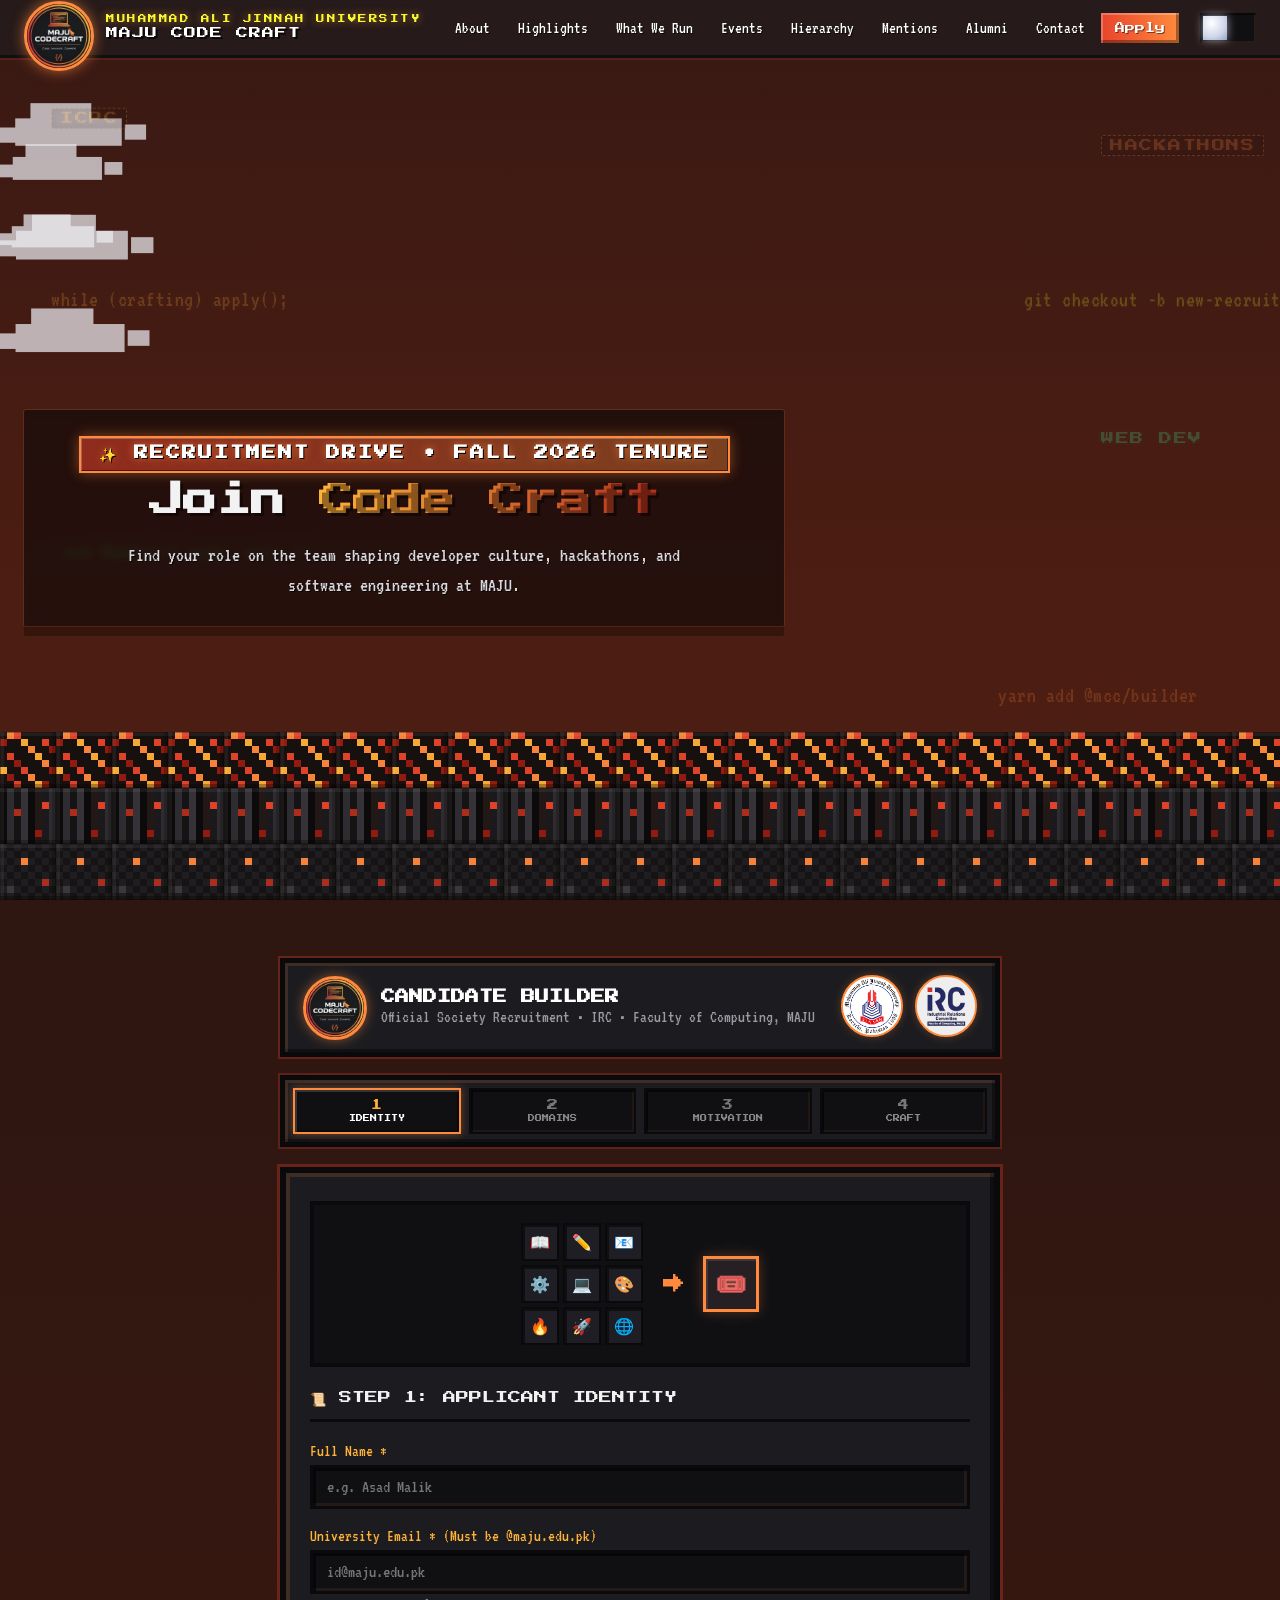
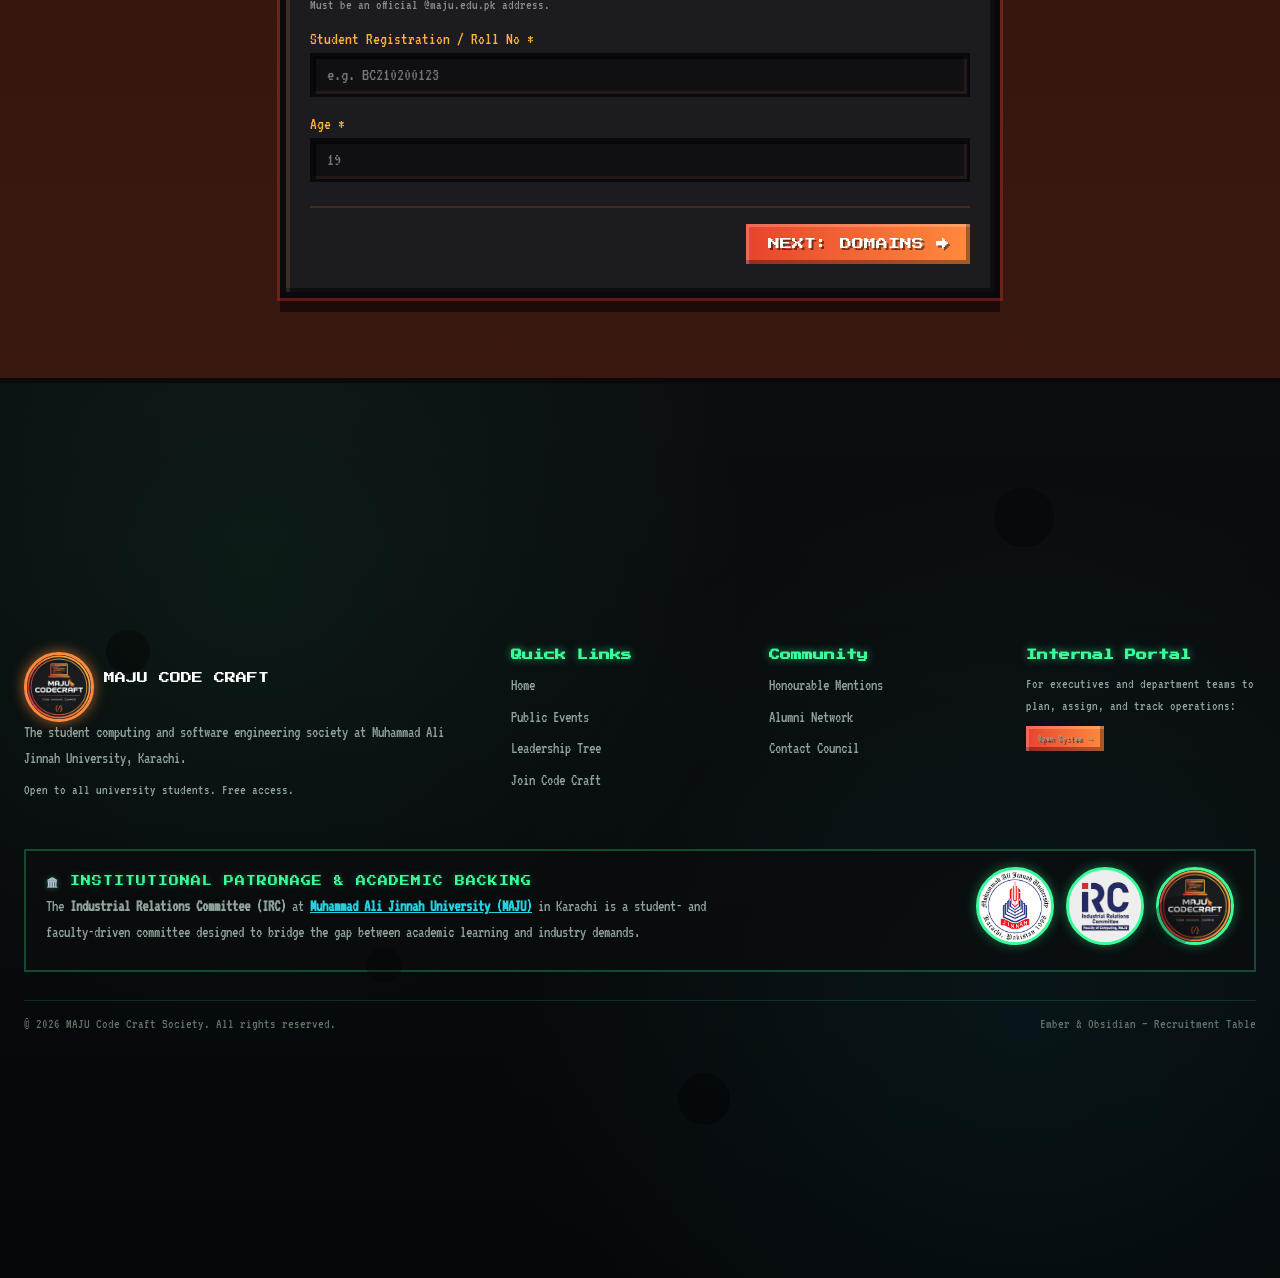
<file: apply.html>
<!DOCTYPE html>
<html lang="en">
<head>
<meta charset="UTF-8">
<meta name="viewport" content="width=device-width, initial-scale=1.0">
<title>Join Code Craft | MAJU Recruitment</title>
<meta name="description" content="Apply to join the leadership or departmental teams of MAJU Code Craft Society. Interactive Minecraft crafting-table application form.">
<link rel="icon" type="image/png" href="logos/community_logo_clean.png">
<link rel="preconnect" href="https://fonts.googleapis.com">
<link rel="preconnect" href="https://fonts.gstatic.com" crossorigin>
<link href="https://fonts.googleapis.com/css2?family=Press+Start+2P&family=VT323&display=swap" rel="stylesheet">
<link rel="stylesheet" href="assets/mc-theme.css">
<style>
  /* ===== Apply / Crafting Table Multi-Step Form ===== */
  .page-hero{
    padding:50px 24px 30px;
    text-align:center;
    position:relative;
    z-index:2;
  }
  .page-hero-scrim{
    display:inline-block;
    background:rgba(6,6,8,0.55);
    backdrop-filter:blur(4px);
    -webkit-backdrop-filter:blur(4px);
    padding:26px 34px;
    border-radius:2px;
    box-shadow:0 0 0 1px rgba(255,138,61,0.14), 0 10px 0 rgba(0,0,0,0.3);
    width:100%;
    max-width:760px;
  }
  .hero-pill{
    display:inline-flex;
    align-items:center;
    gap:8px;
    font-family:var(--font-pixel);
    font-size:clamp(11px, 1.35vw, 14px);
    letter-spacing:2px;
    color:#FFFFFF;
    background:linear-gradient(90deg, rgba(232,68,44,0.55), rgba(255,138,61,0.4));
    border:2px solid var(--gold);
    padding:8px 18px;
    box-shadow:inset 1px 1px 0 rgba(255,255,255,0.25), inset -1px -1px 0 rgba(0,0,0,0.5), 0 0 14px rgba(255,138,61,0.45);
    text-shadow:1px 1px 0 #000, 0 0 8px rgba(255,138,61,0.6);
    font-weight:bold;
  }
  .page-title{
    font-family:var(--font-pixel);
    font-size:clamp(20px, 3.8vw, 34px);
    line-height:1.6;
    color:var(--text-dark);
    margin-bottom:12px;
    text-shadow:3px 3px 0 rgba(0,0,0,0.4);
  }
  .page-title .accent{
    background:linear-gradient(90deg, var(--ember), var(--grass-side));
    -webkit-background-clip:text; background-clip:text; color:transparent;
  }
  .page-sub{
    font-size:20px;
    line-height:1.5;
    color:#d8d8de;
    max-width:620px;
    margin:0 auto;
    text-shadow:1px 1px 0 rgba(0,0,0,0.7);
  }

  /* Main Form Card Container */
  .crafting-container{
    max-width:760px;
    margin:0 auto 80px;
    padding:0 20px;
    position:relative;
    z-index:2;
  }

  /* Player Bar */
  .player-bar{
    display:flex;
    align-items:center;
    gap:14px;
    background:var(--ui-bg);
    border:5px solid var(--ui-dark);
    box-shadow:inset 3px 3px 0 rgba(255,138,61,0.15), inset -3px -3px 0 rgba(0,0,0,0.4), 0 0 0 2px rgba(232,68,44,0.3);
    padding:12px 18px;
    margin-bottom:18px;
  }
  .player-avatar{
    width:44px; height:44px;
    background:linear-gradient(135deg, var(--grass-top), var(--gold));
    box-shadow:inset -3px 0 0 rgba(0,0,0,0.3), inset 0 -3px 0 rgba(0,0,0,0.35);
    display:flex;
    align-items:center;
    justify-content:center;
    font-size:20px;
  }
  .player-info h3{
    font-family:var(--font-pixel);
    font-size:12px;
    color:#fff;
  }
  .player-info p{
    font-size:16px;
    color:#9a9aa0;
  }

  /* Hotbar Step Indicator */
  .hotbar-steps{
    display:flex;
    gap:8px;
    background:var(--ui-bg);
    border:5px solid var(--ui-dark);
    padding:8px;
    margin-bottom:20px;
    box-shadow:inset 3px 3px 0 rgba(255,138,61,0.15), inset -3px -3px 0 rgba(0,0,0,0.4), 0 0 0 2px rgba(232,68,44,0.25);
  }
  .hotbar-step{
    flex:1;
    background:var(--slot-bg);
    border:2px solid var(--ui-dark);
    padding:10px 6px;
    text-align:center;
    display:flex;
    flex-direction:column;
    align-items:center;
    justify-content:center;
    gap:4px;
    box-shadow:inset 2px 2px 0 rgba(0,0,0,0.6), inset -2px -2px 0 rgba(255,138,61,0.06);
    transition:all 0.2s ease;
    cursor:pointer;
    user-select:none;
  }
  .hotbar-step .step-num{
    font-family:var(--font-pixel);
    font-size:11px;
    color:#777;
  }
  .hotbar-step .step-label{
    font-family:var(--font-pixel);
    font-size:7px;
    color:#888;
    text-transform:uppercase;
  }
  .hotbar-step.active{
    border-color:var(--gold);
    box-shadow:inset 2px 2px 0 rgba(255,255,255,0.15), inset -2px -2px 0 rgba(0,0,0,0.4), 0 0 8px rgba(255,138,61,0.4);
  }
  .hotbar-step.active .step-num{ color:var(--ember); }
  .hotbar-step.active .step-label{ color:#fff; }
  .hotbar-step.done{
    border-color:var(--cave-neon);
  }
  .hotbar-step.done .step-num{ color:var(--cave-neon); }

  /* Crafting Table Panel */
  .crafting-panel{
    background:var(--ui-bg);
    border:6px solid var(--ui-dark);
    box-shadow:inset 4px 4px 0 rgba(255,138,61,0.15), inset -4px -4px 0 rgba(0,0,0,0.5), 0 0 0 3px rgba(232,68,44,0.3), 0 14px 0 rgba(0,0,0,0.5);
    padding:28px 24px;
    position:relative;
  }

  .crafting-panel-title{
    font-family:var(--font-pixel);
    font-size:13px;
    color:var(--text-dark);
    margin-bottom:20px;
    display:flex;
    align-items:center;
    gap:10px;
    border-bottom:3px solid var(--ui-dark);
    padding-bottom:12px;
  }

  /* Form Fields */
  .step-pane{ display:none; }
  .step-pane.active{ display:block; animation:stepFade 0.25s ease-out; }
  @keyframes stepFade{
    from{ opacity:0; transform:translateY(6px); }
    to{ opacity:1; transform:translateY(0); }
  }

  .form-group{
    margin-bottom:18px;
  }
  .form-group label{
    display:block;
    font-family:var(--font-body);
    font-size:17px;
    color:var(--ember);
    margin-bottom:6px;
  }
  .form-group input, .form-group select, .form-group textarea{
    width:100%;
    font-family:var(--font-body);
    font-size:18px;
    color:#fff;
    background:var(--slot-bg);
    border:3px solid var(--ui-dark);
    padding:10px 14px;
    box-shadow:inset 3px 3px 0 rgba(0,0,0,0.6), inset -3px -3px 0 rgba(255,138,61,0.08);
  }
  .form-group input:focus, .form-group select:focus, .form-group textarea:focus{
    outline:none;
    border-color:var(--gold);
    box-shadow:0 0 0 2px var(--gold);
  }
  .form-help{
    font-size:14px;
    color:#8a8a92;
    margin-top:4px;
  }

  /* Skill / Domain Chip selector */
  .chip-grid{
    display:flex;
    flex-wrap:wrap;
    gap:8px;
    margin-top:8px;
  }
  .chip-item{
    font-family:var(--font-pixel);
    font-size:8px;
    padding:8px 12px;
    background:var(--slot-bg);
    border:2px solid var(--ui-dark);
    color:#aaa;
    cursor:pointer;
    user-select:none;
    box-shadow:inset 2px 2px 0 rgba(0,0,0,0.5);
    transition:all 0.15s ease;
  }
  .chip-item:hover{
    color:#fff;
    border-color:var(--ember);
  }
  .chip-item.selected{
    color:#fff;
    background:linear-gradient(90deg, rgba(232,68,44,0.45), rgba(255,138,61,0.35));
    border-color:var(--gold);
    box-shadow:0 0 8px rgba(255,138,61,0.35);
  }

  /* 3x3 Crafting Grid Preview */
  .crafting-preview{
    display:flex;
    align-items:center;
    justify-content:center;
    gap:20px;
    background:var(--slot-bg);
    border:4px solid var(--ui-dark);
    padding:18px;
    margin-bottom:24px;
  }
  .craft-grid-3x3{
    display:grid;
    grid-template-columns:repeat(3, 38px);
    gap:4px;
  }
  .craft-cell{
    width:38px; height:38px;
    background:#1E1E24;
    border:2px solid var(--ui-dark);
    display:flex;
    align-items:center;
    justify-content:center;
    font-size:16px;
    box-shadow:inset 2px 2px 0 rgba(0,0,0,0.5);
  }
  .craft-arrow{
    font-family:var(--font-pixel);
    font-size:20px;
    color:var(--gold);
  }
  .craft-result{
    width:56px; height:56px;
    background:#262024;
    border:3px solid var(--gold);
    display:flex;
    align-items:center;
    justify-content:center;
    font-size:26px;
    box-shadow:0 0 12px rgba(255,138,61,0.3), inset 2px 2px 0 rgba(255,255,255,0.1);
  }

  /* Navigation Buttons in Form */
  .form-nav-row{
    display:flex;
    justify-content:space-between;
    gap:12px;
    margin-top:24px;
    padding-top:16px;
    border-top:2px solid rgba(255,138,61,0.15);
  }

  /* Review Box */
  .review-box{
    background:var(--slot-bg);
    border:3px solid var(--ui-dark);
    padding:18px;
    margin-bottom:18px;
  }
  .review-line{
    display:flex;
    justify-content:space-between;
    font-size:17px;
    margin-bottom:8px;
    border-bottom:1px solid rgba(255,255,255,0.06);
    padding-bottom:4px;
  }
  .review-label{ color:var(--ember); font-weight:bold; }
  .review-val{ color:#fff; }

  /* Success Advancement state */
  .craft-success-panel{
    display:none;
    text-align:center;
    padding:30px 16px;
  }
  .craft-success-icon{
    font-size:52px;
    margin-bottom:16px;
  }
  .craft-success-title{
    font-family:var(--font-pixel);
    font-size:17px;
    color:var(--cave-neon);
    margin-bottom:12px;
    text-shadow:0 0 10px rgba(57,255,154,0.4);
  }
  .craft-success-desc{
    font-size:20px;
    line-height:1.5;
    color:#d0d0d8;
    max-width:540px;
    margin:0 auto 24px;
  }
</style>
</head>
<body data-biomes="ember,obsidian,nether" data-door="skip">

<!-- ============ BIOME BACKGROUND ============ -->
<div id="biome-layer">
  <div id="biome-parallax">
    <div id="ambient-code-layer" class="ambient-code-layer"></div>
    <div class="biome-terrain" id="biome-terrain"></div>
  </div>
</div>

<!-- ============ NAVBAR ============ -->
<header class="mc-navbar">
  <a href="index.html" class="mc-nav-brand">
    <img src="logos/community_logo_clean.png" alt="MAJU Code Craft Logo" class="mc-brand-img">
    <div class="mc-brand-titles">
      <span class="mc-brand-uni">MUHAMMAD ALI JINNAH UNIVERSITY</span>
      <span class="mc-brand-main">MAJU CODE CRAFT</span>
    </div>
  </a>
  <button class="mc-nav-toggle" aria-label="Toggle navigation"><span></span><span></span><span></span></button>
  <nav class="mc-nav-links">
    <a href="index.html#about" class="mc-nav-link">About</a>
    <a href="index.html#highlights" class="mc-nav-link">Highlights</a>
    <a href="index.html#what-we-run" class="mc-nav-link">What We Run</a>
    <a href="events.html" class="mc-nav-link">Events</a>
    <a href="hierarchy.html" class="mc-nav-link">Hierarchy</a>
    <a href="mentions.html" class="mc-nav-link">Mentions</a>
    <a href="executive-community.html" class="mc-nav-link">Alumni</a>
    <a href="index.html#contact" class="mc-nav-link">Contact</a>
    <a href="apply.html" class="mc-nav-apply active" data-portal-nav="apply.html">Apply</a>
  </nav>
  <div class="mc-daynight" title="Toggle day / night"><div class="orb"></div></div>
</header>

<!-- ============ PAGE HERO ============ -->
<section class="page-hero" data-biome-trigger="ember">
  <div class="page-hero-scrim">
    <div class="hero-pill">&#x2728; RECRUITMENT DRIVE &bull; FALL 2026 TENURE</div>
    <h1 class="page-title">Join <span class="accent">Code Craft</span></h1>
    <p class="page-sub">Find your role on the team shaping developer culture, hackathons, and software engineering at MAJU.</p>
  </div>
</section>

<!-- ============ CRAFTING TABLE CONTAINER ============ -->
<section class="crafting-container" data-biome-trigger="obsidian">

  <!-- Player Profile Header -->
  <div class="player-bar">
    <img src="logos/community_logo_clean.png" alt="MAJU Code Craft Logo" style="width:64px; height:64px; border-radius:50%; object-fit:cover; border:3px solid var(--gold); box-shadow:0 0 12px rgba(255,138,61,0.5); flex-shrink:0;">
    <div class="player-info" style="flex:1;">
      <h3 id="playerDisplay" style="font-size:14px;">CANDIDATE BUILDER</h3>
      <p id="playerSub" style="font-size:17px; margin-top:4px;">Official Society Recruitment &bull; IRC &bull; Faculty of Computing, MAJU</p>
    </div>
    <div style="display:flex; gap:12px; align-items:center;">
      <a href="https://jinnah.edu/" target="_blank" rel="noopener noreferrer" title="Muhammad Ali Jinnah University (MAJU)">
        <img src="logos/university_logo_clean.png" alt="MAJU" style="width:62px; height:62px; border-radius:50%; background:#fff; border:2px solid var(--gold); box-shadow:0 0 8px rgba(255,138,61,0.3);">
      </a>
      <a href="https://jinnah.edu/" target="_blank" rel="noopener noreferrer" title="Industrial Relations Committee (IRC)">
        <img src="logos/irc_logo_clean.png" alt="IRC" style="width:62px; height:62px; border-radius:50%; background:#fff; border:2px solid var(--gold); box-shadow:0 0 8px rgba(255,138,61,0.3);">
      </a>
    </div>
  </div>

  <!-- Hotbar Step Indicator -->
  <div class="hotbar-steps" id="hotbarSteps">
    <div class="hotbar-step active" data-step="1">
      <span class="step-num">1</span>
      <span class="step-label">Identity</span>
    </div>
    <div class="hotbar-step" data-step="2">
      <span class="step-num">2</span>
      <span class="step-label">Domains</span>
    </div>
    <div class="hotbar-step" data-step="3">
      <span class="step-num">3</span>
      <span class="step-label">Motivation</span>
    </div>
    <div class="hotbar-step" data-step="4">
      <span class="step-num">4</span>
      <span class="step-label">Craft</span>
    </div>
  </div>

  <!-- Main Crafting Panel -->
  <div class="crafting-panel">

    <!-- 3x3 Recipe Preview -->
    <div class="crafting-preview">
      <div class="craft-grid-3x3">
        <div class="craft-cell" id="gridCell1">&#x1F4D6;</div>
        <div class="craft-cell" id="gridCell2">&#x270F;&#xFE0F;</div>
        <div class="craft-cell" id="gridCell3">&#x1F4E7;</div>
        <div class="craft-cell" id="gridCell4">&#x2699;&#xFE0F;</div>
        <div class="craft-cell" id="gridCell5">&#x1F4BB;</div>
        <div class="craft-cell" id="gridCell6">&#x1F3A8;</div>
        <div class="craft-cell" id="gridCell7">&#x1F525;</div>
        <div class="craft-cell" id="gridCell8">&#x1F680;</div>
        <div class="craft-cell" id="gridCell9">&#x1F310;</div>
      </div>
      <div class="craft-arrow">&rarr;</div>
      <div class="craft-result" id="craftResultCell">&#x1F39F;&#xFE0F;</div>
    </div>

    <!-- Multi-Step Form -->
    <form id="craftForm" onsubmit="handleCraftSubmit(event)">

      <!-- STEP 1: IDENTITY -->
      <div class="step-pane active" id="step1">
        <div class="crafting-panel-title">
          <span>&#x1F4DC; STEP 1: APPLICANT IDENTITY</span>
        </div>

        <div class="form-group">
          <label for="appName">Full Name *</label>
          <input type="text" id="appName" placeholder="e.g. Asad Malik" required>
        </div>

        <div class="form-group">
          <label for="appEmail">University Email * (Must be @maju.edu.pk)</label>
          <input type="email" id="appEmail" placeholder="id@maju.edu.pk" pattern=".+@maju\.edu\.pk" title="Please enter your official university email (@maju.edu.pk)" required>
          <div class="form-help">Must be an official @maju.edu.pk address.</div>
        </div>

        <div class="form-group">
          <label for="appRoll">Student Registration / Roll No *</label>
          <input type="text" id="appRoll" placeholder="e.g. BC210200123" required>
        </div>

        <div class="form-group">
          <label for="appAge">Age *</label>
          <input type="number" id="appAge" min="16" max="35" placeholder="19" required>
        </div>

        <div class="form-nav-row">
          <div></div>
          <button type="button" class="mc-button" onclick="goToStep(2)">NEXT: DOMAINS &rarr;</button>
        </div>
      </div>

      <!-- STEP 2: DOMAINS & DEPARTMENT -->
      <div class="step-pane" id="step2">
        <div class="crafting-panel-title">
          <span>&#x2694; STEP 2: DEPARTMENT &amp; SKILLSETS</span>
        </div>

        <div class="form-group">
          <label for="appDept">Target Department *</label>
          <select id="appDept" required>
            <option value="">Select a department...</option>
            <option value="event">Event Management &amp; Technical Problems</option>
            <option value="operations">Operations &amp; Campus Logistics</option>
            <option value="graphics">Graphics, UI/UX &amp; Media Design</option>
            <option value="awareness">Public Awareness, Social Media &amp; Marketing</option>
          </select>
        </div>

        <div class="form-group">
          <label>Domains of Interest (Select all that fit)</label>
          <div class="chip-grid" id="domainChips">
            <div class="chip-item" data-domain="Full-Stack Web">Full-Stack Web</div>
            <div class="chip-item" data-domain="Competitive Programming">ICPC / Problem Solving</div>
            <div class="chip-item" data-domain="AI &amp; Machine Learning">AI &amp; Machine Learning</div>
            <div class="chip-item" data-domain="Event Operations">Event Operations</div>
            <div class="chip-item" data-domain="UI/UX &amp; Graphic Design">UI/UX &amp; Graphics</div>
            <div class="chip-item" data-domain="Public Relations">PR &amp; Awareness</div>
            <div class="chip-item" data-domain="DevOps &amp; Cloud">DevOps &amp; Cloud</div>
            <div class="chip-item" data-domain="Mobile App Dev">Mobile Development</div>
          </div>
        </div>

        <div class="form-group">
          <label for="appSkillset">Primary Technical Skillset / Tools</label>
          <input type="text" id="appSkillset" placeholder="React, C++, Figma, Python, Docker…">
        </div>

        <div class="form-nav-row">
          <button type="button" class="filter-btn" onclick="goToStep(1)">&larr; BACK</button>
          <button type="button" class="mc-button" onclick="goToStep(3)">NEXT: MOTIVATION &rarr;</button>
        </div>
      </div>

      <!-- STEP 3: MOTIVATION & PORTFOLIO -->
      <div class="step-pane" id="step3">
        <div class="crafting-panel-title">
          <span>&#x1F4D6; STEP 3: QUEST MOTIVATION &amp; LINKS</span>
        </div>

        <div class="form-group">
          <label for="appMotivation">Why MAJU Code Craft? *</label>
          <textarea id="appMotivation" rows="4" maxlength="500" placeholder="Tell us what you want to build, learn, or run with our campus society team..." required></textarea>
          <div class="form-help" id="charCount">0 / 500 characters</div>
        </div>

        <div class="form-group">
          <label for="appPortfolio">Portfolio / GitHub / LinkedIn URL</label>
          <input type="url" id="appPortfolio" placeholder="https://github.com/yourhandle">
        </div>

        <div class="form-nav-row">
          <button type="button" class="filter-btn" onclick="goToStep(2)">&larr; BACK</button>
          <button type="button" class="mc-button" onclick="goToStep(4)">REVIEW &amp; CRAFT &rarr;</button>
        </div>
      </div>

      <!-- STEP 4: REVIEW & CRAFT -->
      <div class="step-pane" id="step4">
        <div class="crafting-panel-title">
          <span>&#x1F528; STEP 4: CONFIRM RECIPE &amp; CRAFT APPLICATION</span>
        </div>

        <div class="review-box">
          <div class="review-line">
            <span class="review-label">Candidate Name:</span>
            <span class="review-val" id="revName">&mdash;</span>
          </div>
          <div class="review-line">
            <span class="review-label">University Email:</span>
            <span class="review-val" id="revEmail">&mdash;</span>
          </div>
          <div class="review-line">
            <span class="review-label">Roll Number:</span>
            <span class="review-val" id="revRoll">&mdash;</span>
          </div>
          <div class="review-line">
            <span class="review-label">Target Department:</span>
            <span class="review-val" id="revDept">&mdash;</span>
          </div>
          <div class="review-line">
            <span class="review-label">Selected Domains:</span>
            <span class="review-val" id="revDomains">&mdash;</span>
          </div>
          <div class="review-line">
            <span class="review-label">Key Skillset:</span>
            <span class="review-val" id="revSkills">&mdash;</span>
          </div>
        </div>

        <p style="font-size:16px; color:#aaa; margin-bottom:20px; text-align:center;">
          By submitting, you certify that you are an enrolled student at Muhammad Ali Jinnah University and agree to commit time toward society sprints and events.
        </p>

        <div class="form-nav-row">
          <button type="button" class="filter-btn" onclick="goToStep(3)">&larr; BACK</button>
          <button type="submit" class="mc-button" style="font-size:12px; padding:14px 24px;">&#x2694; CRAFT APPLICATION &rarr;</button>
        </div>
      </div>

    </form>

    <!-- SUCCESS ADVANCEMENT STATE -->
    <div class="craft-success-panel" id="craftSuccess">
      <div class="craft-success-icon">&#x1F389;</div>
      <h3 class="craft-success-title">Advancement Made: Application Crafted!</h3>
      <p class="craft-success-desc">
        Your society application has been forged in the obsidian archives. The Chairperson and Department Leads will review your submission. Check your university email for an interview invite.
      </p>
      <div style="display:flex; justify-content:center; gap:16px; flex-wrap:wrap;">
        <a href="index.html" class="mc-button">RETURN TO OVERWORLD &rarr;</a>
        <a href="events.html" class="filter-btn" style="font-size:11px; padding:10px 18px;">VIEW EVENTS</a>
      </div>
    </div>

  </div>
</section>

<!-- ============ FOOTER ============ -->
<footer class="mc-footer" data-biome-trigger="cave">
  <div class="mc-footer-inner">
    <div class="mc-footer-grid">
      <div>
        <div class="mc-footer-brand" style="display:flex; align-items:center; gap:10px; margin-bottom:12px;">
          <img src="logos/community_logo_clean.png" alt="MAJU Code Craft" class="mc-brand-img">
          <span style="font-family:var(--font-pixel); font-size:11px; color:#fff;">MAJU CODE CRAFT</span>
        </div>
        <p>The student computing and software engineering society at Muhammad Ali Jinnah University, Karachi.</p>
        <p style="font-size:14px; margin-top:8px;">Open to all university students. Free access.</p>
      </div>
      <div>
        <h5>Quick Links</h5>
        <ul>
          <li><a href="index.html">Home</a></li>
          <li><a href="events.html">Public Events</a></li>
          <li><a href="hierarchy.html">Leadership Tree</a></li>
          <li><a href="apply.html">Join Code Craft</a></li>
        </ul>
      </div>
      <div>
        <h5>Community</h5>
        <ul>
          <li><a href="mentions.html">Honourable Mentions</a></li>
          <li><a href="executive-community.html">Alumni Network</a></li>
          <li><a href="index.html#contact">Contact Council</a></li>
        </ul>
      </div>
      <div>
        <h5>Internal Portal</h5>
        <p style="font-size:14px; margin-bottom:10px;">For executives and department teams to plan, assign, and track operations:</p>
        <a href="../dynamic_doc/index.html" class="mc-button" style="font-size:9px; padding:8px 12px;">Open System &rarr;</a>
      </div>
      <div class="footer-affiliation-wrap">
        <div class="footer-affiliation-info">
          <div class="footer-affiliation-title">&#x1F3DB;&#xFE0F; INSTITUTIONAL PATRONAGE &amp; ACADEMIC BACKING</div>
          <p class="footer-affiliation-desc">
            The <strong>Industrial Relations Committee (IRC)</strong> at <a href="https://jinnah.edu/" target="_blank" rel="noopener noreferrer">Muhammad Ali Jinnah University (MAJU)</a> in Karachi is a student- and faculty-driven committee designed to bridge the gap between academic learning and industry demands.
          </p>
        </div>
        <div class="footer-partner-logos">
          <a href="https://jinnah.edu/" target="_blank" rel="noopener noreferrer" title="Muhammad Ali Jinnah University (MAJU)">
            <img src="logos/university_logo_clean.png" alt="MAJU" class="footer-partner-badge">
          </a>
          <a href="https://jinnah.edu/" target="_blank" rel="noopener noreferrer" title="Industrial Relations Committee (IRC) - Faculty of Computing">
            <img src="logos/irc_logo_clean.png" alt="IRC" class="footer-partner-badge">
          </a>
          <a href="index.html" title="MAJU Code Craft Society">
            <img src="logos/community_logo_clean.png" alt="MCC" class="footer-partner-badge logo-dark">
          </a>
        </div>
      </div>
    </div>
    <div class="mc-footer-bottom">
      <div>&copy; 2026 MAJU Code Craft Society. All rights reserved.</div>
      <div>Ember &amp; Obsidian &mdash; Recruitment Table</div>
    </div>
  </div>
</footer>

<script src="assets/mc-theme.js"></script>
<script>
(function(){
  var currentStep = 1;
  var selectedDomains = [];

  // Domain Chip toggles
  document.querySelectorAll('#domainChips .chip-item').forEach(function(chip){
    chip.addEventListener('click', function(){
      var val = this.dataset.domain;
      if(this.classList.contains('selected')){
        this.classList.remove('selected');
        selectedDomains = selectedDomains.filter(function(d){ return d !== val; });
      } else {
        this.classList.add('selected');
        selectedDomains.push(val);
      }
    });
  });

  // Character counter
  var motivationEl = document.getElementById('appMotivation');
  var charCountEl = document.getElementById('charCount');
  if(motivationEl && charCountEl){
    motivationEl.addEventListener('input', function(){
      charCountEl.textContent = this.value.length + ' / 500 characters';
    });
  }

  // Name live update
  var nameInput = document.getElementById('appName');
  var playerDisplay = document.getElementById('playerDisplay');
  if(nameInput && playerDisplay){
    nameInput.addEventListener('input', function(){
      playerDisplay.textContent = this.value.trim() ? this.value.toUpperCase() : 'CANDIDATE BUILDER';
    });
  }

  // Step Switcher
  window.goToStep = function(step){
    // Basic validation
    if(step > 1 && currentStep === 1){
      var n = document.getElementById('appName').value.trim();
      var e = document.getElementById('appEmail').value.trim();
      var r = document.getElementById('appRoll').value.trim();
      var a = document.getElementById('appAge').value.trim();
      if(!n || !e || !r || !a){
        alert('Please fill all required personal information fields.');
        return;
      }
      if(!e.endsWith('@maju.edu.pk')){
        alert('Please enter a valid official university email (@maju.edu.pk).');
        return;
      }
    }
    if(step > 2 && currentStep === 2){
      var dept = document.getElementById('appDept').value;
      if(!dept){
        alert('Please select a target department.');
        return;
      }
    }
    if(step > 3 && currentStep === 3){
      var mot = document.getElementById('appMotivation').value.trim();
      if(!mot){
        alert('Please describe your motivation for joining MAJU Code Craft.');
        return;
      }
      // Populate review step
      document.getElementById('revName').textContent = document.getElementById('appName').value;
      document.getElementById('revEmail').textContent = document.getElementById('appEmail').value;
      document.getElementById('revRoll').textContent = document.getElementById('appRoll').value;
      var deptSel = document.getElementById('appDept');
      document.getElementById('revDept').textContent = deptSel.options[deptSel.selectedIndex].text;
      document.getElementById('revDomains').textContent = selectedDomains.length ? selectedDomains.join(', ') : 'General Member';
      document.getElementById('revSkills').textContent = document.getElementById('appSkillset').value || 'Open to learn';
    }

    currentStep = step;

    // Switch panes
    document.querySelectorAll('.step-pane').forEach(function(p){ p.classList.remove('active'); });
    var targetPane = document.getElementById('step' + step);
    if(targetPane) targetPane.classList.add('active');

    // Update hotbar indicator
    document.querySelectorAll('.hotbar-step').forEach(function(h){
      var s = parseInt(h.dataset.step, 10);
      h.classList.remove('active');
      if(s === currentStep) h.classList.add('active');
      if(s < currentStep) h.classList.add('done');
      else h.classList.remove('done');
    });

    // Animate crafting table grid item appearance
    var resultIcon = '&#x1F39F;&#xFE0F;';
    if(step === 2) resultIcon = '&#x2699;&#xFE0F;';
    else if(step === 3) resultIcon = '&#x1F4D6;';
    else if(step === 4) resultIcon = '&#x2728;';
    document.getElementById('craftResultCell').innerHTML = resultIcon;

    // Scroll to panel top smoothly
    document.querySelector('.crafting-panel').scrollIntoView({ behavior:'smooth', block:'start' });
  };

  // Hotbar direct click
  document.querySelectorAll('.hotbar-step').forEach(function(h){
    h.addEventListener('click', function(){
      var s = parseInt(this.dataset.step, 10);
      if(s <= currentStep) goToStep(s);
    });
  });

  // Handle Form Submission
  window.handleCraftSubmit = function(e){
    e.preventDefault();
    document.getElementById('craftForm').style.display = 'none';
    document.querySelector('.crafting-preview').style.display = 'none';
    document.getElementById('craftSuccess').style.display = 'block';
  };

  // Ambient floating code snippets
  var ambientLayer = document.getElementById('ambient-code-layer');
  if(ambientLayer){
    var snippets = [
      { text: 'icpc', font: 'pixel', color: 'ember', left: 4, top: 12, anim: 'anim-bob', isBadge: true, delay: -1.0 },
      { text: 'hackathons', font: 'pixel', color: 'gold', left: 86, top: 15, anim: 'anim-sway', isBadge: true, delay: -2.5 },
      { text: 'web dev', font: 'pixel', color: 'neon', left: 86, top: 48, anim: 'anim-drift', delay: -3.5 },
      { text: 'while (crafting) apply();', font: 'body', color: 'ember', left: 4, top: 32, anim: 'anim-drift', delay: -4.0 },
      { text: 'git checkout -b new-recruit', font: 'body', color: 'yellow', left: 80, top: 32, anim: 'anim-bob', delay: -1.2 },
      { text: 'new Member({ name, role })', font: 'body', color: 'neon', left: 5, top: 60, anim: 'anim-sway', delay: -5.0 },
      { text: 'yarn add @mcc/builder', font: 'body', color: 'gold', left: 78, top: 76, anim: 'anim-drift', delay: -3.0 },
      { text: 'compile(passion);', font: 'body', color: 'white', left: 14, top: 86, anim: 'anim-bob', delay: -2.0 },
      { text: 'O(1) RECRUIT', font: 'pixel', color: 'red', left: 72, top: 88, anim: 'anim-bob', delay: -4.5 }
    ];
    snippets.forEach(function(item){
      var el = document.createElement('div');
      el.className = 'ambient-code-item font-' + item.font + ' color-' + item.color + ' ' + item.anim + (item.isBadge ? ' is-badge' : '');
      el.textContent = item.text;
      el.style.left = item.left + '%';
      el.style.top = item.top + '%';
      el.style.animationDelay = item.delay + 's';
      ambientLayer.appendChild(el);
    });
  }
})();
</script>
</body>
</html>
</file>
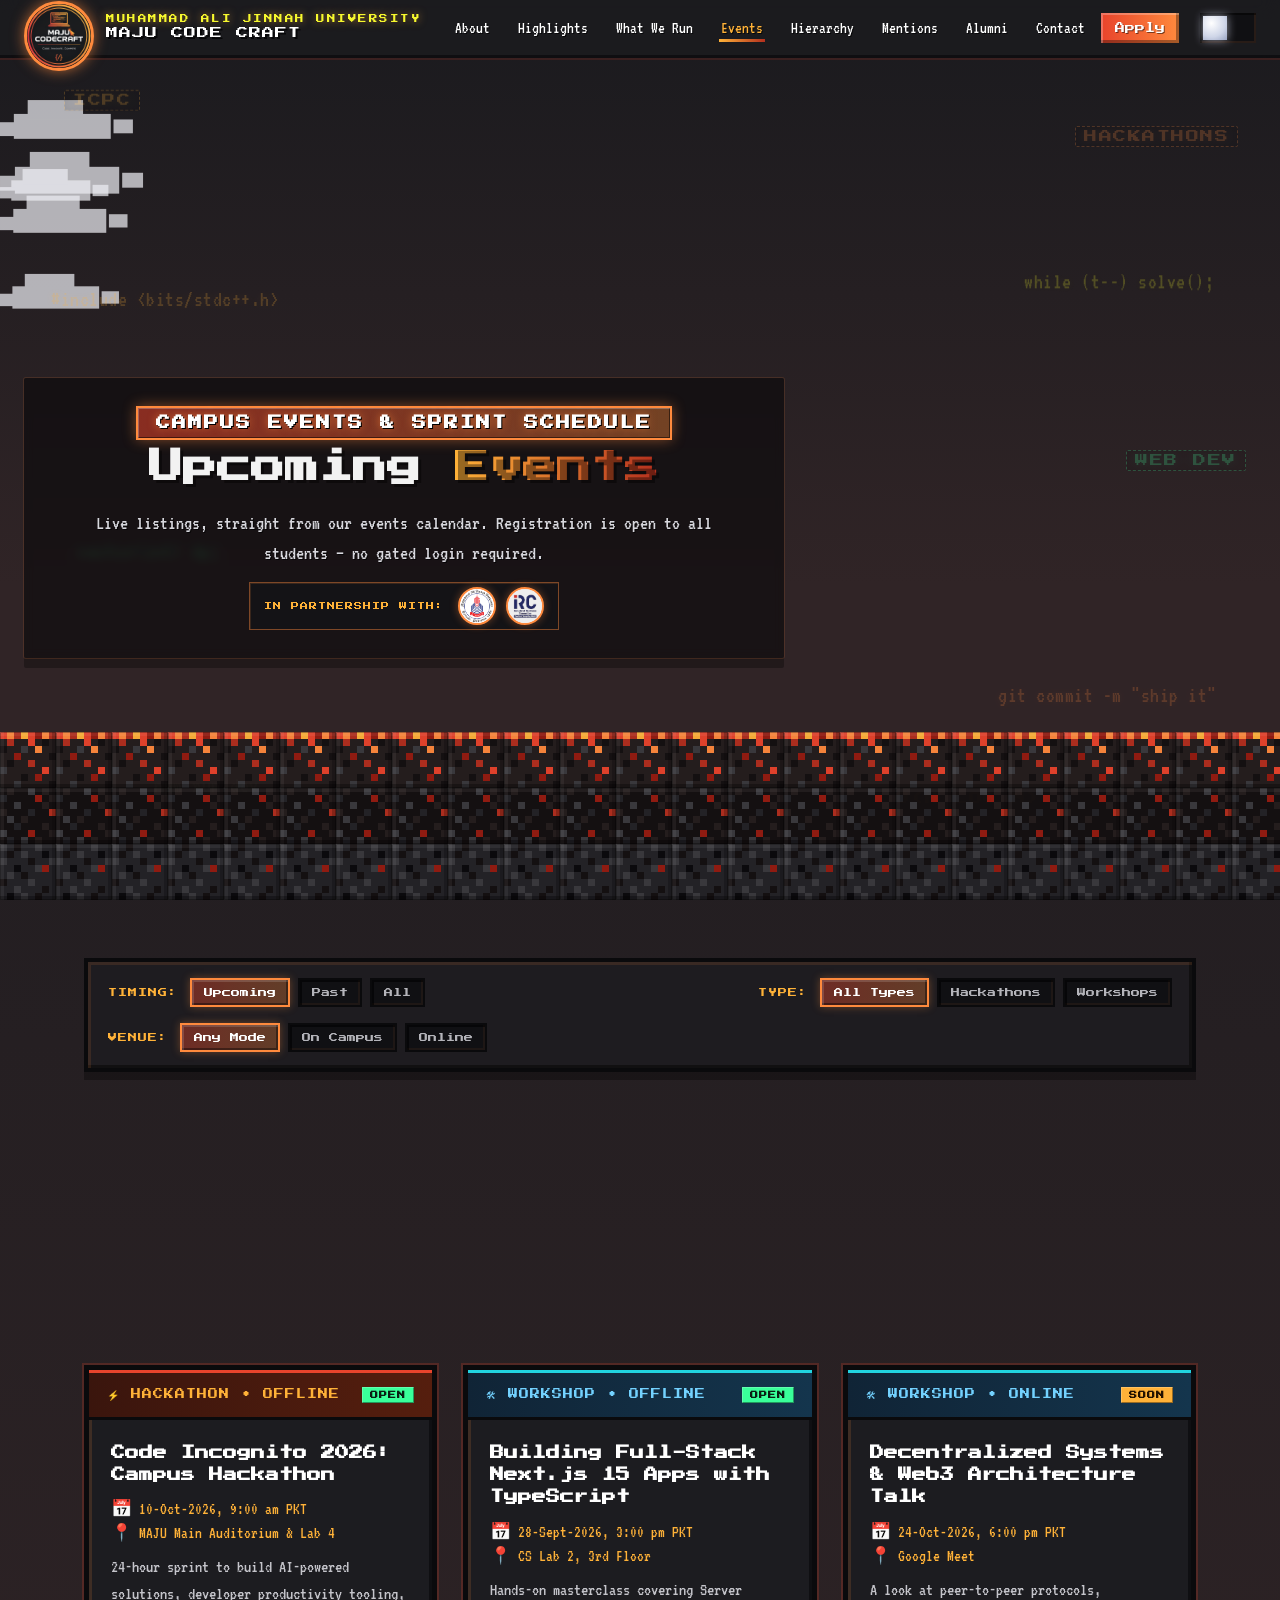
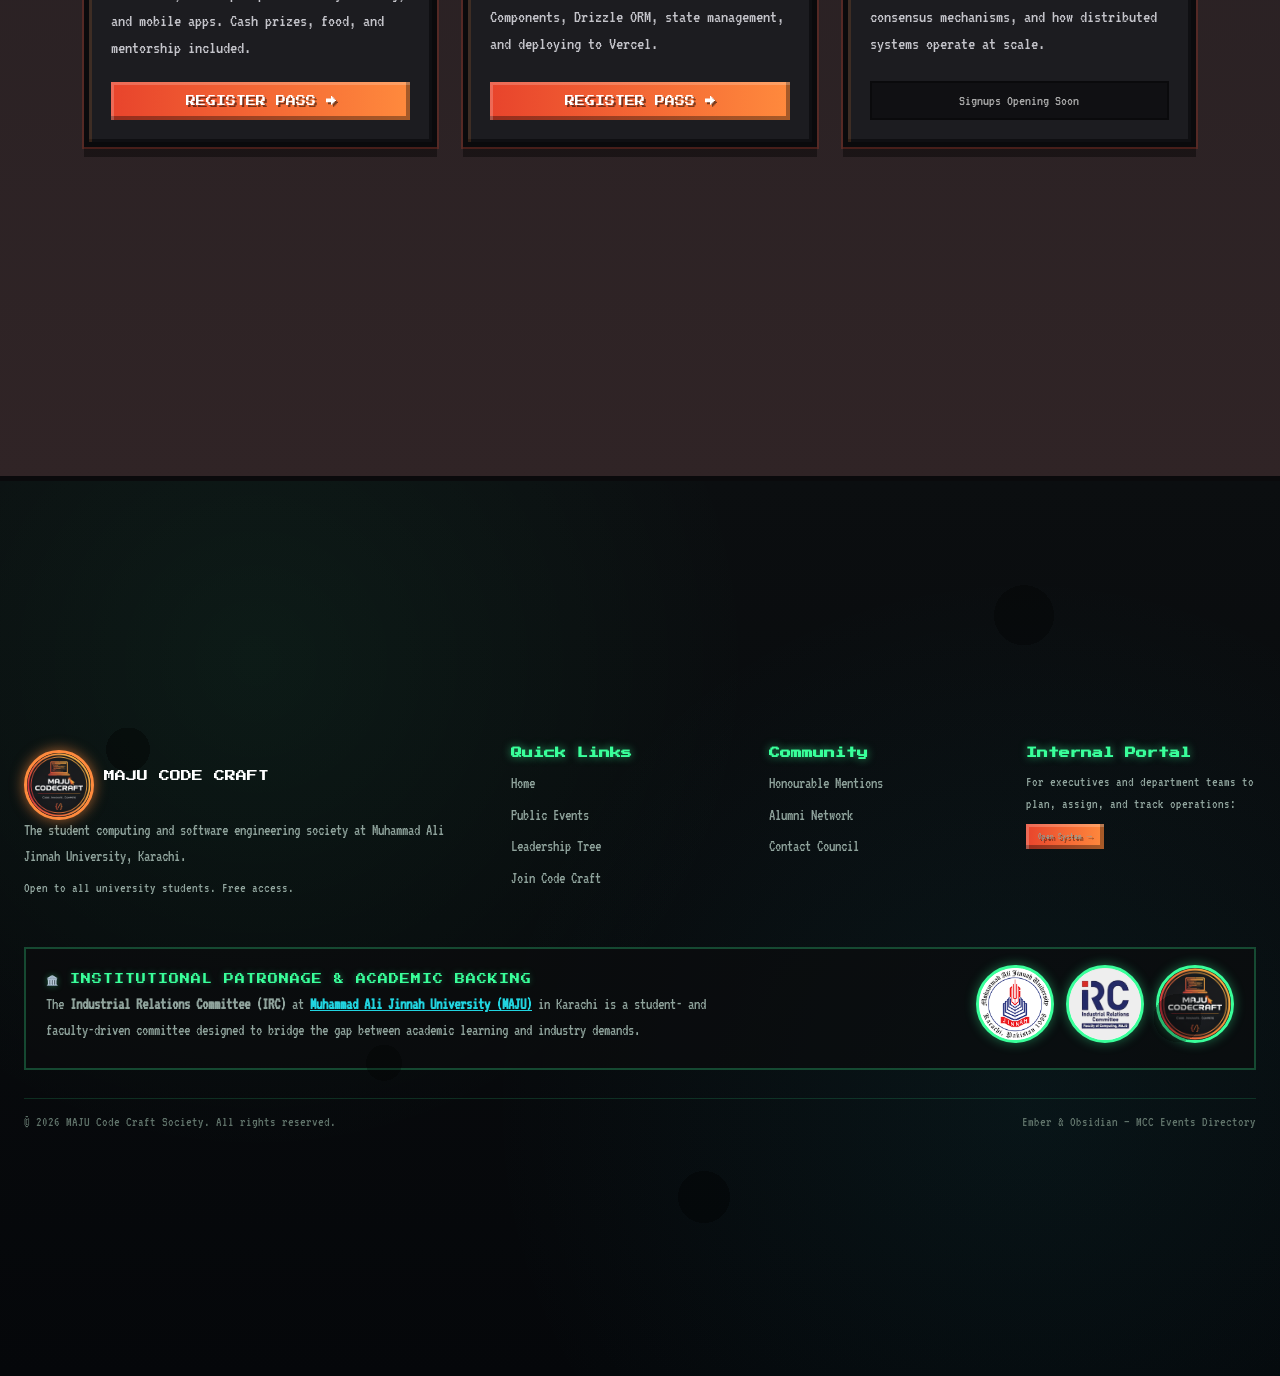
<file: events.html>
<!DOCTYPE html>
<html lang="en">
<head>
<meta charset="UTF-8">
<meta name="viewport" content="width=device-width, initial-scale=1.0">
<title>Events | MAJU Code Craft</title>
<meta name="description" content="Browse upcoming hackathons, workshops, and talks at MAJU Code Craft. Registration is public — no login required.">
<link rel="icon" type="image/png" href="logos/community_logo_clean.png">
<link rel="preconnect" href="https://fonts.googleapis.com">
<link rel="preconnect" href="https://fonts.gstatic.com" crossorigin>
<link href="https://fonts.googleapis.com/css2?family=Press+Start+2P&family=VT323&display=swap" rel="stylesheet">
<link rel="stylesheet" href="assets/mc-theme.css">
<style>
  /* ===== Events Directory Page Styling ===== */
  .page-hero{
    padding:60px 24px 40px;
    text-align:center;
    position:relative;
    z-index:2;
  }
  .page-hero-scrim{
    display:inline-block;
    background:rgba(6,6,8,0.55);
    backdrop-filter:blur(4px);
    -webkit-backdrop-filter:blur(4px);
    padding:28px 36px;
    border-radius:2px;
    box-shadow:0 0 0 1px rgba(255,138,61,0.14), 0 10px 0 rgba(0,0,0,0.3);
    width:100%;
    max-width:760px;
  }
  .hero-pill{
    display:inline-flex;
    align-items:center;
    gap:8px;
    font-family:var(--font-pixel);
    font-size:clamp(11px, 1.35vw, 14px);
    letter-spacing:2px;
    color:#FFFFFF;
    background:linear-gradient(90deg, rgba(232,68,44,0.55), rgba(255,138,61,0.4));
    border:2px solid var(--gold);
    padding:8px 18px;
    box-shadow:inset 1px 1px 0 rgba(255,255,255,0.25), inset -1px -1px 0 rgba(0,0,0,0.5), 0 0 14px rgba(255,138,61,0.45);
    text-shadow:1px 1px 0 #000, 0 0 8px rgba(255,138,61,0.6);
    font-weight:bold;
  }
  .page-title{
    font-family:var(--font-pixel);
    font-size:clamp(20px, 3.8vw, 34px);
    line-height:1.6;
    color:var(--text-dark);
    margin-bottom:14px;
    text-shadow:3px 3px 0 rgba(0,0,0,0.4);
  }
  .page-title .accent{
    background:linear-gradient(90deg, var(--ember), var(--grass-side));
    -webkit-background-clip:text; background-clip:text; color:transparent;
  }
  .page-sub{
    font-size:20px;
    line-height:1.5;
    color:#d8d8de;
    max-width:620px;
    margin:0 auto;
    text-shadow:1px 1px 0 rgba(0,0,0,0.7);
  }

  /* ---- Filter Controls ---- */
  .filters-wrap{
    max-width:1160px;
    margin:0 auto 34px;
    padding:0 24px;
    position:relative;
    z-index:3;
  }
  .filters-bar{
    background:rgba(28,28,32,0.75);
    backdrop-filter:blur(6px);
    border:4px solid var(--ui-dark);
    padding:16px 20px;
    box-shadow:inset 3px 3px 0 rgba(255,138,61,0.12), inset -3px -3px 0 rgba(0,0,0,0.45), 0 8px 0 rgba(0,0,0,0.3);
    display:flex;
    flex-wrap:wrap;
    gap:16px;
    justify-content:space-between;
    align-items:center;
  }
  .filter-cluster{
    display:flex;
    flex-wrap:wrap;
    gap:8px;
    align-items:center;
  }
  .filter-label{
    font-family:var(--font-pixel);
    font-size:9px;
    color:var(--ember);
    letter-spacing:1px;
    margin-right:4px;
    text-transform:uppercase;
  }
  .filter-btn{
    font-family:var(--font-pixel);
    font-size:9px;
    color:#b4b4ba;
    background:var(--slot-bg);
    border:2px solid var(--ui-dark);
    padding:8px 12px;
    cursor:pointer;
    box-shadow:inset 2px 2px 0 rgba(0,0,0,0.6), inset -2px -2px 0 rgba(255,138,61,0.06);
    transition:all 0.15s ease;
    white-space:nowrap;
  }
  .filter-btn:hover{
    color:#fff;
    border-color:var(--ember);
    transform:translateY(-1px);
  }
  .filter-btn.active{
    color:#fff;
    background:linear-gradient(90deg, rgba(232,68,44,0.4), rgba(255,138,61,0.3));
    border-color:var(--gold);
    box-shadow:inset 2px 2px 0 rgba(255,255,255,0.15), inset -2px -2px 0 rgba(0,0,0,0.4), 0 0 8px rgba(255,138,61,0.35);
  }

  /* ---- Events Grid & Cards ---- */
  .events-wrap{
    max-width:1160px;
    margin:0 auto 70px;
    padding:0 24px;
    position:relative;
    z-index:2;
  }
  .events-grid{
    display:grid;
    grid-template-columns:repeat(auto-fill, minmax(340px, 1fr));
    gap:26px;
  }
  .event-card{
    background:var(--ui-bg);
    border:5px solid var(--ui-dark);
    box-shadow:inset 3px 3px 0 rgba(255,138,61,0.15), inset -3px -3px 0 rgba(0,0,0,0.45), 0 0 0 2px rgba(232,68,44,0.22), 0 10px 0 rgba(0,0,0,0.4);
    display:flex;
    flex-direction:column;
    transition:transform 0.2s ease, box-shadow 0.2s ease;
    position:relative;
    overflow:hidden;
  }
  .event-card:hover{
    transform:translateY(-4px);
    box-shadow:inset 3px 3px 0 rgba(255,138,61,0.25), inset -3px -3px 0 rgba(0,0,0,0.45), 0 0 0 2px var(--gold), 0 14px 0 rgba(0,0,0,0.45), 0 0 18px rgba(255,138,61,0.2);
  }
  .event-banner{
    padding:14px 18px;
    font-family:var(--font-pixel);
    font-size:10px;
    letter-spacing:1px;
    display:flex;
    justify-content:space-between;
    align-items:center;
    border-bottom:3px solid var(--ui-dark);
  }
  .banner-hackathon{
    background:linear-gradient(90deg, #3A150D, #551E0E);
    color:var(--ember);
    border-top:3px solid var(--grass-top);
  }
  .banner-session{
    background:linear-gradient(90deg, #102436, #14354D);
    color:#73D2FF;
    border-top:3px solid #21D4E0;
  }
  .event-status-tag{
    font-family:var(--font-pixel);
    font-size:8px;
    padding:4px 8px;
    box-shadow:inset 1px 1px 0 rgba(255,255,255,0.2), inset -1px -1px 0 rgba(0,0,0,0.4);
  }
  .tag-open{ background:var(--cave-neon); color:#0A1E14; text-shadow:none; font-weight:bold; }
  .tag-promo{ background:var(--ember); color:#241200; text-shadow:none; font-weight:bold; }
  .tag-wrapped{ background:#4A4A52; color:#D0D0D8; text-shadow:none; }

  .event-content{
    padding:22px;
    display:flex;
    flex-direction:column;
    flex:1;
  }
  .event-title{
    font-family:var(--font-pixel);
    font-size:14px;
    line-height:1.6;
    color:#fff;
    margin-bottom:12px;
  }
  .event-meta{
    font-size:17px;
    color:var(--ember);
    margin-bottom:12px;
    display:flex;
    flex-direction:column;
    gap:4px;
  }
  .event-meta span{
    display:flex;
    align-items:center;
    gap:6px;
  }
  .event-desc{
    font-size:18px;
    line-height:1.5;
    color:#c4c4ca;
    margin-bottom:20px;
    flex:1;
  }
  .event-action{
    margin-top:auto;
  }

  /* ---- Modal for Event Registration ---- */
  .modal-overlay{
    position:fixed;
    inset:0;
    z-index:999;
    background:rgba(6,6,8,0.75);
    backdrop-filter:blur(4px);
    display:none;
    align-items:center;
    justify-content:center;
    padding:16px;
  }
  .modal-overlay.active{ display:flex; }
  .modal-panel{
    background:var(--ui-bg);
    border:6px solid var(--ui-dark);
    box-shadow:inset 4px 4px 0 rgba(255,138,61,0.15), inset -4px -4px 0 rgba(0,0,0,0.5), 0 0 0 3px rgba(232,68,44,0.35), 0 16px 0 rgba(0,0,0,0.6);
    max-width:540px;
    width:100%;
    padding:28px;
    position:relative;
    animation:popIn 0.2s cubic-bezier(0.18, 0.89, 0.32, 1.28);
  }
  @keyframes popIn{
    from{ transform:scale(0.92); opacity:0; }
    to{ transform:scale(1); opacity:1; }
  }
  .modal-header{
    display:flex;
    justify-content:space-between;
    align-items:flex-start;
    margin-bottom:16px;
    border-bottom:3px solid var(--ui-dark);
    padding-bottom:12px;
  }
  .modal-title{
    font-family:var(--font-pixel);
    font-size:13px;
    color:var(--text-dark);
    line-height:1.5;
  }
  .modal-close{
    font-family:var(--font-pixel);
    background:transparent;
    border:2px solid var(--ui-dark);
    color:#ff7070;
    cursor:pointer;
    padding:4px 8px;
    font-size:12px;
  }
  .modal-close:hover{
    background:#e8442c;
    color:#fff;
  }
  .modal-form .form-group{
    margin-bottom:14px;
  }
  .modal-form label{
    display:block;
    font-size:16px;
    color:var(--ember);
    margin-bottom:4px;
  }
  .modal-form input, .modal-form select{
    width:100%;
    font-family:var(--font-body);
    font-size:18px;
    color:#fff;
    background:var(--slot-bg);
    border:3px solid var(--ui-dark);
    padding:8px 12px;
    box-shadow:inset 2px 2px 0 rgba(0,0,0,0.6), inset -2px -2px 0 rgba(255,138,61,0.08);
  }
  .modal-form input:focus, .modal-form select:focus{
    outline:none;
    border-color:var(--gold);
    box-shadow:0 0 0 2px var(--gold);
  }
  .modal-success{
    display:none;
    text-align:center;
    padding:24px 12px;
  }
  .modal-success-icon{
    font-size:44px;
    margin-bottom:12px;
  }
  .modal-success h4{
    font-family:var(--font-pixel);
    font-size:15px;
    color:var(--cave-neon);
    margin-bottom:10px;
  }
  .modal-success p{
    font-size:18px;
    color:#c4c4ca;
    margin-bottom:18px;
  }

  #emptyState{
    display:none;
    text-align:center;
    padding:60px 20px;
    background:var(--ui-bg);
    border:4px solid var(--ui-dark);
    max-width:600px;
    margin:40px auto;
  }
  #emptyState h3{
    font-family:var(--font-pixel);
    font-size:14px;
    color:var(--ember);
    margin-bottom:10px;
  }
  #emptyState p{
    font-size:18px;
    color:#aaa;
  }
</style>
</head>
<body data-biomes="obsidian,nether,end,cave" data-door="skip">

<!-- ============ BIOME BACKGROUND ============ -->
<div id="biome-layer">
  <div id="biome-parallax">
    <div id="ambient-code-layer" class="ambient-code-layer"></div>
    <div class="biome-terrain" id="biome-terrain"></div>
  </div>
</div>

<!-- ============ NAVBAR ============ -->
<header class="mc-navbar">
  <a href="index.html" class="mc-nav-brand">
    <img src="logos/community_logo_clean.png" alt="MAJU Code Craft Logo" class="mc-brand-img">
    <div class="mc-brand-titles">
      <span class="mc-brand-uni">MUHAMMAD ALI JINNAH UNIVERSITY</span>
      <span class="mc-brand-main">MAJU CODE CRAFT</span>
    </div>
  </a>
  <button class="mc-nav-toggle" aria-label="Toggle navigation"><span></span><span></span><span></span></button>
  <nav class="mc-nav-links">
    <a href="index.html#about" class="mc-nav-link">About</a>
    <a href="index.html#highlights" class="mc-nav-link">Highlights</a>
    <a href="index.html#what-we-run" class="mc-nav-link">What We Run</a>
    <a href="events.html" class="mc-nav-link active">Events</a>
    <a href="hierarchy.html" class="mc-nav-link">Hierarchy</a>
    <a href="mentions.html" class="mc-nav-link">Mentions</a>
    <a href="executive-community.html" class="mc-nav-link">Alumni</a>
    <a href="index.html#contact" class="mc-nav-link">Contact</a>
    <a href="apply.html" class="mc-nav-apply" data-portal-nav="apply.html">Apply</a>
  </nav>
  <div class="mc-daynight" title="Toggle day / night"><div class="orb"></div></div>
</header>

<!-- ============ PAGE HERO ============ -->
<section class="page-hero" data-biome-trigger="obsidian">
  <div class="page-hero-scrim">
    <div class="hero-pill">CAMPUS EVENTS &amp; SPRINT SCHEDULE</div>
    <h1 class="page-title">Upcoming <span class="accent">Events</span></h1>
    <p class="page-sub">Live listings, straight from our events calendar. Registration is open to all students &mdash; no gated login required.</p>
    <div class="hero-affil-pill" style="margin-top:14px;">
      <span style="font-family:var(--font-pixel); font-size:8px; color:var(--ember); letter-spacing:1px; margin-right:4px;">IN PARTNERSHIP WITH:</span>
      <a href="https://jinnah.edu/" target="_blank" rel="noopener noreferrer" title="Muhammad Ali Jinnah University (MAJU)">
        <img src="logos/university_logo_clean.png" alt="MAJU" class="hero-affil-mini">
      </a>
      <a href="https://jinnah.edu/" target="_blank" rel="noopener noreferrer" title="Industrial Relations Committee (IRC)">
        <img src="logos/irc_logo_clean.png" alt="IRC" class="hero-affil-mini">
      </a>
    </div>
  </div>
</section>

<!-- ============ FILTERS BAR ============ -->
<section class="filters-wrap">
  <div class="filters-bar">
    <!-- When -->
    <div class="filter-cluster">
      <span class="filter-label">Timing:</span>
      <button class="filter-btn active" data-filter="when" data-val="upcoming">Upcoming</button>
      <button class="filter-btn" data-filter="when" data-val="past">Past</button>
      <button class="filter-btn" data-filter="when" data-val="all">All</button>
    </div>

    <!-- Type -->
    <div class="filter-cluster">
      <span class="filter-label">Type:</span>
      <button class="filter-btn active" data-filter="type" data-val="all">All Types</button>
      <button class="filter-btn" data-filter="type" data-val="hackathon">Hackathons</button>
      <button class="filter-btn" data-filter="type" data-val="session">Workshops</button>
    </div>

    <!-- Mode -->
    <div class="filter-cluster">
      <span class="filter-label">Venue:</span>
      <button class="filter-btn active" data-filter="mode" data-val="all">Any Mode</button>
      <button class="filter-btn" data-filter="mode" data-val="offline">On Campus</button>
      <button class="filter-btn" data-filter="mode" data-val="online">Online</button>
    </div>
  </div>
</section>

<!-- ============ EVENTS GRID CONTAINER ============ -->
<section class="events-wrap" data-biome-trigger="nether">
  <div class="events-grid" id="eventsContainer">
    <!-- Rendered dynamically by script -->
  </div>

  <div id="emptyState">
    <h3>No Quests Found</h3>
    <p>No events match your current filter combination. Try resetting to 'All' or check back soon!</p>
  </div>
</section>

<!-- ============ REGISTRATION MODAL ============ -->
<div class="modal-overlay" id="regModal">
  <div class="modal-panel">
    <div class="modal-header">
      <div>
        <span style="font-size:12px; color:var(--ember); letter-spacing:1px;">&#x2694; EVENT REGISTRATION</span>
        <h3 class="modal-title" id="modalEventTitle">Event Pass</h3>
      </div>
      <button class="modal-close" onclick="closeModal()" aria-label="Close modal">&times;</button>
    </div>

    <div class="modal-body">
      <p id="modalEventMeta" style="font-size:16px; color:#aaa; margin-bottom:16px;"></p>

      <form class="modal-form" id="regForm" onsubmit="handleRegSubmit(event)">
        <div class="form-group">
          <label for="regName">Full Name *</label>
          <input type="text" id="regName" placeholder="e.g. Asad Malik" required>
        </div>

        <div class="form-group">
          <label for="regEmail">Student Email * (@maju.edu.pk or personal)</label>
          <input type="email" id="regEmail" placeholder="student@maju.edu.pk" required>
        </div>

        <div class="form-group" id="teamGroup">
          <label for="regTeam">Team Name (Optional for Hackathons)</label>
          <input type="text" id="regTeam" placeholder="e.g. Syntax Squad">
        </div>

        <div class="form-group">
          <label for="regYear">Academic Year</label>
          <select id="regYear">
            <option value="1">1st Year / Freshman</option>
            <option value="2">2nd Year / Sophomore</option>
            <option value="3">3rd Year / Junior</option>
            <option value="4">4th Year / Senior</option>
          </select>
        </div>

        <div class="form-group">
          <label for="regNotes">Questions or Accessibility Requests</label>
          <input type="text" id="regNotes" placeholder="Optional dietary or seating request">
        </div>

        <button type="submit" class="mc-button" style="width:100%; margin-top:8px;">CONFIRM PASS &rarr;</button>
      </form>

      <div class="modal-success" id="regSuccess">
        <div class="modal-success-icon">&#x1F389;</div>
        <h4>Pass Registered!</h4>
        <p>Your entry ticket for this session has been recorded. We will dispatch details to your email address before the countdown begins!</p>
        <button type="button" class="mc-button" style="font-size:10px;" onclick="closeModal()">DONE</button>
      </div>
    </div>
  </div>
</div>

<!-- ============ FOOTER ============ -->
<footer class="mc-footer" data-biome-trigger="cave">
  <div class="mc-footer-inner">
    <div class="mc-footer-grid">
      <div>
        <div class="mc-footer-brand" style="display:flex; align-items:center; gap:10px; margin-bottom:12px;">
          <img src="logos/community_logo_clean.png" alt="MAJU Code Craft" class="mc-brand-img">
          <span style="font-family:var(--font-pixel); font-size:11px; color:#fff;">MAJU CODE CRAFT</span>
        </div>
        <p>The student computing and software engineering society at Muhammad Ali Jinnah University, Karachi.</p>
        <p style="font-size:14px; margin-top:8px;">Open to all university students. Free access.</p>
      </div>
      <div>
        <h5>Quick Links</h5>
        <ul>
          <li><a href="index.html">Home</a></li>
          <li><a href="events.html">Public Events</a></li>
          <li><a href="hierarchy.html">Leadership Tree</a></li>
          <li><a href="apply.html">Join Code Craft</a></li>
        </ul>
      </div>
      <div>
        <h5>Community</h5>
        <ul>
          <li><a href="mentions.html">Honourable Mentions</a></li>
          <li><a href="executive-community.html">Alumni Network</a></li>
          <li><a href="index.html#contact">Contact Council</a></li>
        </ul>
      </div>
      <div>
        <h5>Internal Portal</h5>
        <p style="font-size:14px; margin-bottom:10px;">For executives and department teams to plan, assign, and track operations:</p>
        <a href="../dynamic_doc/index.html" class="mc-button" style="font-size:9px; padding:8px 12px;">Open System &rarr;</a>
      </div>
      <div class="footer-affiliation-wrap">
        <div class="footer-affiliation-info">
          <div class="footer-affiliation-title">&#x1F3DB;&#xFE0F; INSTITUTIONAL PATRONAGE &amp; ACADEMIC BACKING</div>
          <p class="footer-affiliation-desc">
            The <strong>Industrial Relations Committee (IRC)</strong> at <a href="https://jinnah.edu/" target="_blank" rel="noopener noreferrer">Muhammad Ali Jinnah University (MAJU)</a> in Karachi is a student- and faculty-driven committee designed to bridge the gap between academic learning and industry demands.
          </p>
        </div>
        <div class="footer-partner-logos">
          <a href="https://jinnah.edu/" target="_blank" rel="noopener noreferrer" title="Muhammad Ali Jinnah University (MAJU)">
            <img src="logos/university_logo_clean.png" alt="MAJU" class="footer-partner-badge">
          </a>
          <a href="https://jinnah.edu/" target="_blank" rel="noopener noreferrer" title="Industrial Relations Committee (IRC) - Faculty of Computing">
            <img src="logos/irc_logo_clean.png" alt="IRC" class="footer-partner-badge">
          </a>
          <a href="index.html" title="MAJU Code Craft Society">
            <img src="logos/community_logo_clean.png" alt="MCC" class="footer-partner-badge logo-dark">
          </a>
        </div>
      </div>
    </div>
    <div class="mc-footer-bottom">
      <div>&copy; 2026 MAJU Code Craft Society. All rights reserved.</div>
      <div>Ember &amp; Obsidian &mdash; MCC Events Directory</div>
    </div>
  </div>
</footer>

<script src="assets/mc-theme.js"></script>
<script>
(function(){
  // Event dataset
  var eventsData = [
    {
      id: 'ev-1',
      title: 'Code Incognito 2026: Campus Hackathon',
      type: 'hackathon',
      mode: 'offline',
      status: 'registration_open',
      startsAt: '2026-10-10T09:00:00+05:00',
      venue: 'MAJU Main Auditorium & Lab 4',
      description: '24-hour sprint to build AI-powered solutions, developer productivity tooling, and mobile apps. Cash prizes, food, and mentorship included.',
      typeBadge: 'Hackathon · Offline',
      isPast: false
    },
    {
      id: 'ev-2',
      title: 'Building Full-Stack Next.js 15 Apps with TypeScript',
      type: 'session',
      mode: 'offline',
      status: 'registration_open',
      startsAt: '2026-09-28T15:00:00+05:00',
      venue: 'CS Lab 2, 3rd Floor',
      description: 'Hands-on masterclass covering Server Components, Drizzle ORM, state management, and deploying to Vercel.',
      typeBadge: 'Session · Offline',
      isPast: false
    },
    {
      id: 'ev-3',
      title: 'Decentralized Systems & Web3 Architecture Talk',
      type: 'session',
      mode: 'online',
      status: 'promo_live',
      startsAt: '2026-10-24T18:00:00+05:00',
      venue: 'Google Meet',
      description: 'A look at peer-to-peer protocols, consensus mechanisms, and how distributed systems operate at scale.',
      typeBadge: 'Session · Online',
      isPast: false
    },
    {
      id: 'ev-4',
      title: 'Summer Algorithm Sprint 2026',
      type: 'hackathon',
      mode: 'offline',
      status: 'wrapped',
      startsAt: '2026-06-15T10:00:00+05:00',
      venue: 'Auditorium',
      description: 'Speed problem-solving contest testing graph algorithms, dynamic programming, and data structures.',
      typeBadge: 'Hackathon · Offline',
      isPast: true
    },
    {
      id: 'ev-5',
      title: 'Git, GitHub & Open Source Contribution 101',
      type: 'session',
      mode: 'offline',
      status: 'wrapped',
      startsAt: '2026-05-20T14:00:00+05:00',
      venue: 'CS Lab 1',
      description: 'An intro workshop on version control, pull requests, branching, and open-source etiquette.',
      typeBadge: 'Session · Offline',
      isPast: true
    }
  ];

  var filters = { when: 'upcoming', type: 'all', mode: 'all' };

  function renderEvents(){
    var container = document.getElementById('eventsContainer');
    var emptyMsg = document.getElementById('emptyState');
    container.innerHTML = '';

    var filtered = eventsData.filter(function(ev){
      if(filters.when === 'upcoming' && ev.isPast) return false;
      if(filters.when === 'past' && !ev.isPast) return false;
      if(filters.type !== 'all' && ev.type !== filters.type) return false;
      if(filters.mode !== 'all' && ev.mode !== filters.mode) return false;
      return true;
    });

    if(filtered.length === 0){
      emptyMsg.style.display = 'block';
      return;
    }
    emptyMsg.style.display = 'none';

    filtered.forEach(function(ev){
      var dateFormatted = new Intl.DateTimeFormat('en-PK', {
        dateStyle: 'medium',
        timeStyle: 'short',
        timeZone: 'Asia/Karachi'
      }).format(new Date(ev.startsAt));

      var statusPill = '';
      var actionArea = '';

      if(ev.status === 'registration_open'){
        statusPill = '<span class="event-status-tag tag-open">OPEN</span>';
        actionArea = '<button class="mc-button" style="width:100%; font-size:10px;" onclick="window.openEventModal(\'' + ev.id + '\')">REGISTER PASS &rarr;</button>';
      } else if(ev.status === 'promo_live'){
        statusPill = '<span class="event-status-tag tag-promo">SOON</span>';
        actionArea = '<div style="font-size:15px; color:#aaa; text-align:center; padding:10px; background:var(--slot-bg); border:2px solid var(--ui-dark);">Signups Opening Soon</div>';
      } else {
        statusPill = '<span class="event-status-tag tag-wrapped">CONCLUDED</span>';
        actionArea = '<div style="font-size:15px; color:#777; text-align:center; padding:10px; background:var(--slot-bg); border:2px solid var(--ui-dark);">Event Concluded</div>';
      }

      var card = document.createElement('div');
      card.className = 'event-card';
      var bannerClass = ev.type === 'hackathon' ? 'banner-hackathon' : 'banner-session';

      card.innerHTML = 
        '<div class="event-banner ' + bannerClass + '">' +
          '<span>' + (ev.type === 'hackathon' ? '&#x26A1; HACKATHON' : '&#x1F6E0; WORKSHOP') + ' &bull; ' + ev.mode.toUpperCase() + '</span>' +
          statusPill +
        '</div>' +
        '<div class="event-content">' +
          '<h3 class="event-title">' + ev.title + '</h3>' +
          '<div class="event-meta">' +
            '<span>&#x1F4C5; ' + dateFormatted + ' PKT</span>' +
            '<span>&#x1F4CD; ' + ev.venue + '</span>' +
          '</div>' +
          '<p class="event-desc">' + ev.description + '</p>' +
          '<div class="event-action">' + actionArea + '</div>' +
        '</div>';

      container.appendChild(card);
    });
  }

  // Filter click bindings
  document.querySelectorAll('.filter-btn').forEach(function(btn){
    btn.addEventListener('click', function(){
      var group = this.dataset.filter;
      var val = this.dataset.val;
      this.parentElement.querySelectorAll('.filter-btn').forEach(function(b){ b.classList.remove('active'); });
      this.classList.add('active');
      filters[group] = val;
      renderEvents();
    });
  });

  // Modal logic
  window.openEventModal = function(id){
    var ev = eventsData.find(function(e){ return e.id === id; });
    if(!ev) return;
    document.getElementById('modalEventTitle').textContent = ev.title;
    document.getElementById('modalEventMeta').textContent = ev.venue + ' | ' + ev.mode.toUpperCase();
    document.getElementById('teamGroup').style.display = ev.type === 'hackathon' ? 'block' : 'none';
    document.getElementById('regForm').reset();
    document.getElementById('regForm').style.display = 'block';
    document.getElementById('regSuccess').style.display = 'none';
    document.getElementById('regModal').classList.add('active');
  };

  window.closeModal = function(){
    document.getElementById('regModal').classList.remove('active');
  };

  window.handleRegSubmit = function(e){
    e.preventDefault();
    document.getElementById('regForm').style.display = 'none';
    document.getElementById('regSuccess').style.display = 'block';
  };

  document.getElementById('regModal').addEventListener('click', function(e){
    if(e.target === this) window.closeModal();
  });

  // Ambient floating code snippets
  var ambientLayer = document.getElementById('ambient-code-layer');
  if(ambientLayer){
    var snippets = [
      { text: 'icpc', font: 'pixel', color: 'ember', left: 5, top: 10, anim: 'anim-bob', isBadge: true, delay: -1.0 },
      { text: 'hackathons', font: 'pixel', color: 'gold', left: 84, top: 14, anim: 'anim-sway', isBadge: true, delay: -2.5 },
      { text: 'web dev', font: 'pixel', color: 'neon', left: 88, top: 50, anim: 'anim-drift', isBadge: true, delay: -3.8 },
      { text: '#include <bits/stdc++.h>', font: 'body', color: 'ember', left: 4, top: 32, anim: 'anim-drift', delay: -4.0 },
      { text: 'while (t--) solve();', font: 'body', color: 'yellow', left: 80, top: 30, anim: 'anim-bob', delay: -1.2 },
      { text: 'vector<int> dp;', font: 'body', color: 'neon', left: 6, top: 60, anim: 'anim-sway', delay: -5.0 },
      { text: 'git commit -m "ship it"', font: 'body', color: 'gold', left: 78, top: 76, anim: 'anim-drift', delay: -3.0 },
      { text: 'npm run dev', font: 'body', color: 'white', left: 12, top: 86, anim: 'anim-bob', delay: -2.0 },
      { text: 'O(N log N)', font: 'pixel', color: 'red', left: 70, top: 88, anim: 'anim-bob', delay: -4.5 }
    ];
    snippets.forEach(function(item){
      var el = document.createElement('div');
      el.className = 'ambient-code-item font-' + item.font + ' color-' + item.color + ' ' + item.anim + (item.isBadge ? ' is-badge' : '');
      el.textContent = item.text;
      el.style.left = item.left + '%';
      el.style.top = item.top + '%';
      el.style.animationDelay = item.delay + 's';
      ambientLayer.appendChild(el);
    });
  }

  renderEvents();
})();
</script>
</body>
</html>
</file>
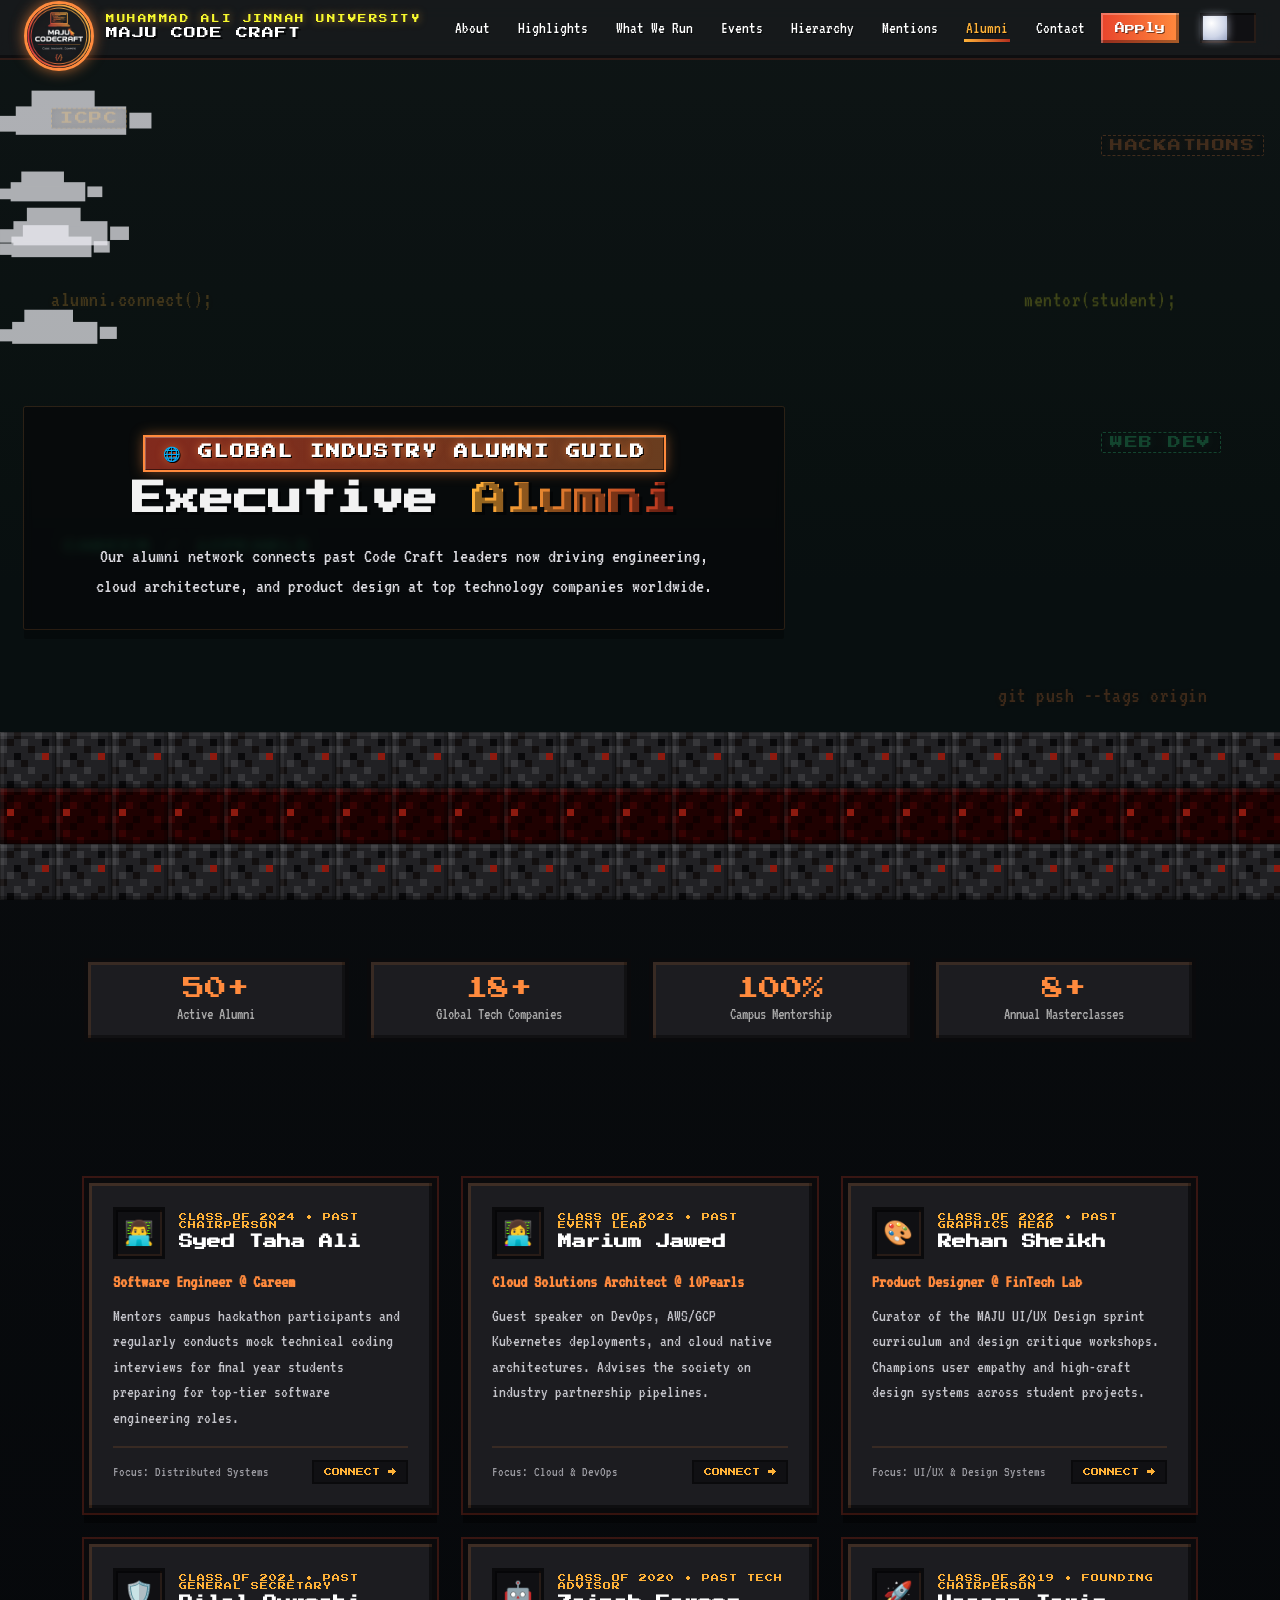
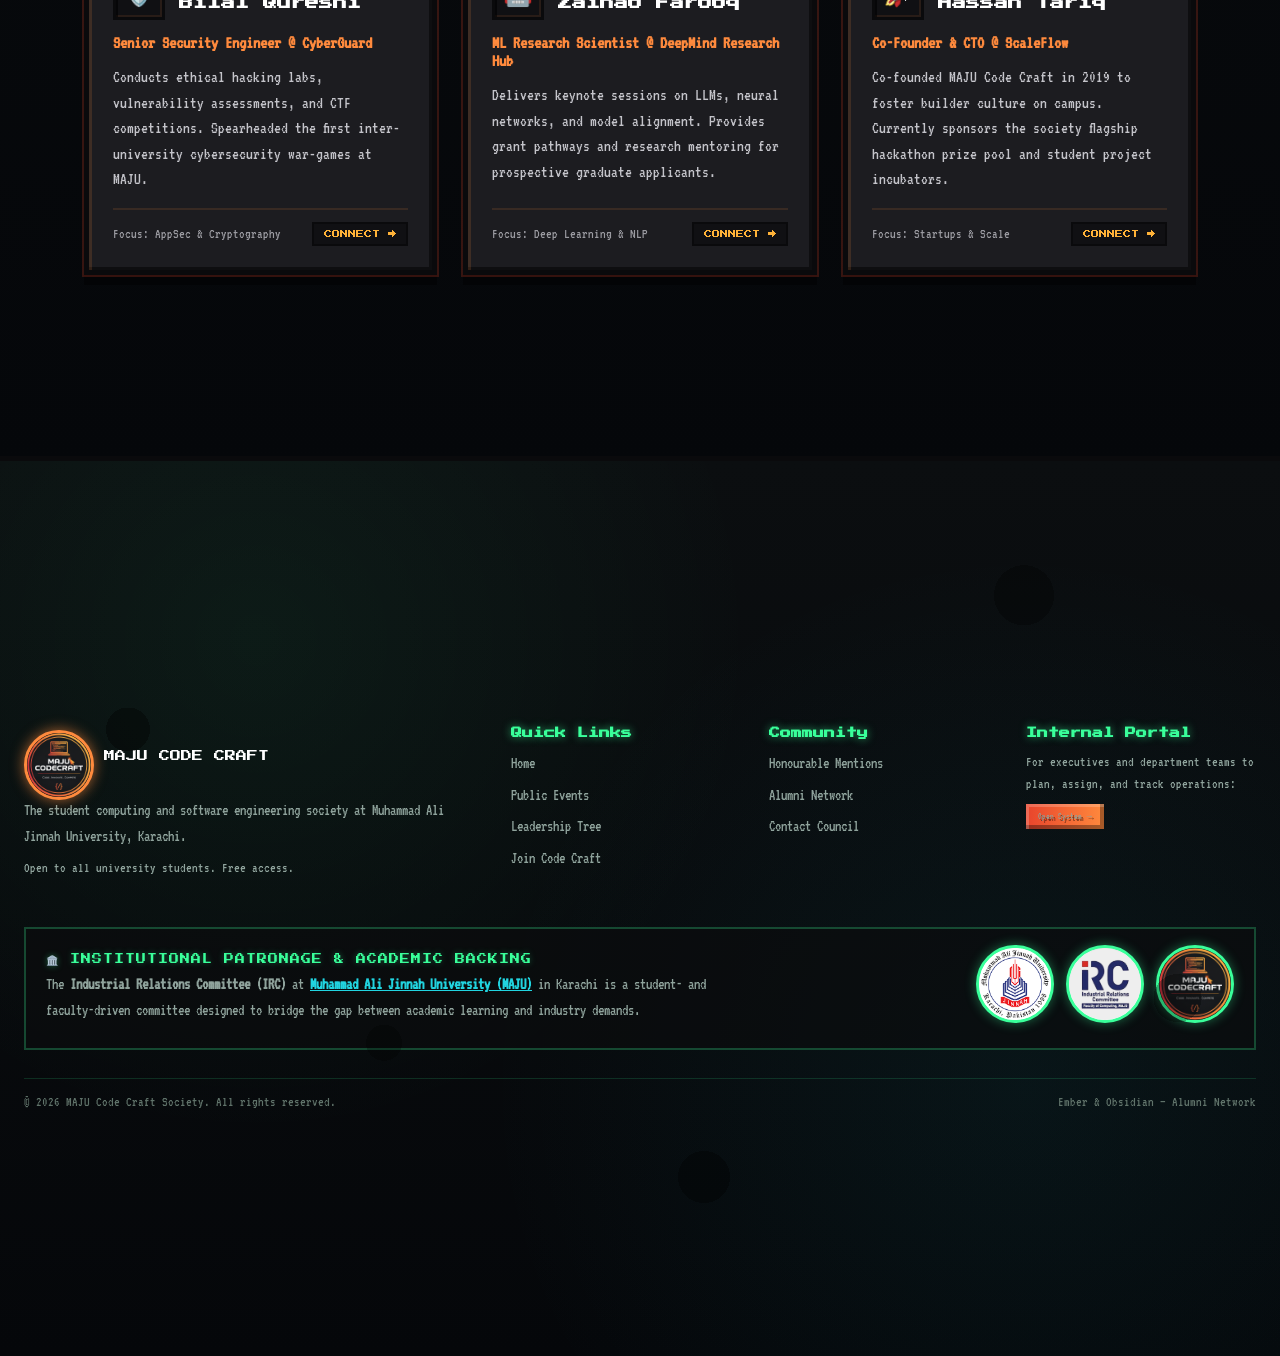
<file: executive-community.html>
<!DOCTYPE html>
<html lang="en">
<head>
<meta charset="UTF-8">
<meta name="viewport" content="width=device-width, initial-scale=1.0">
<title>Executive Community & Alumni | MAJU Code Craft</title>
<meta name="description" content="Connecting past MAJU Code Craft leaders now driving software engineering and leadership at top technology companies worldwide.">
<link rel="icon" type="image/png" href="logos/community_logo_clean.png">
<link rel="preconnect" href="https://fonts.googleapis.com">
<link rel="preconnect" href="https://fonts.gstatic.com" crossorigin>
<link href="https://fonts.googleapis.com/css2?family=Press+Start+2P&family=VT323&display=swap" rel="stylesheet">
<link rel="stylesheet" href="assets/mc-theme.css">
<style>
  /* ===== Alumni Page Styling ===== */
  .page-hero{
    padding:60px 24px 40px;
    text-align:center;
    position:relative;
    z-index:2;
  }
  .page-hero-scrim{
    display:inline-block;
    background:rgba(6,6,8,0.55);
    backdrop-filter:blur(4px);
    -webkit-backdrop-filter:blur(4px);
    padding:28px 36px;
    border-radius:2px;
    box-shadow:0 0 0 1px rgba(255,138,61,0.14), 0 10px 0 rgba(0,0,0,0.3);
    width:100%;
    max-width:760px;
  }
  .hero-pill{
    display:inline-flex;
    align-items:center;
    gap:8px;
    font-family:var(--font-pixel);
    font-size:clamp(11px, 1.35vw, 14px);
    letter-spacing:2px;
    color:#FFFFFF;
    background:linear-gradient(90deg, rgba(232,68,44,0.55), rgba(255,138,61,0.4));
    border:2px solid var(--gold);
    padding:8px 18px;
    box-shadow:inset 1px 1px 0 rgba(255,255,255,0.25), inset -1px -1px 0 rgba(0,0,0,0.5), 0 0 14px rgba(255,138,61,0.45);
    text-shadow:1px 1px 0 #000, 0 0 8px rgba(255,138,61,0.6);
    font-weight:bold;
  }
  .page-title{
    font-family:var(--font-pixel);
    font-size:clamp(20px, 3.8vw, 34px);
    line-height:1.6;
    color:var(--text-dark);
    margin-bottom:14px;
    text-shadow:3px 3px 0 rgba(0,0,0,0.4);
  }
  .page-title .accent{
    background:linear-gradient(90deg, var(--ember), var(--grass-side));
    -webkit-background-clip:text; background-clip:text; color:transparent;
  }
  .page-sub{
    font-size:20px;
    line-height:1.5;
    color:#d8d8de;
    max-width:620px;
    margin:0 auto;
    text-shadow:1px 1px 0 rgba(0,0,0,0.7);
  }

  /* Stats row */
  .alumni-stats{
    max-width:1160px;
    margin:0 auto 34px;
    padding:0 24px;
    position:relative;
    z-index:2;
  }
  .stats-grid{
    display:grid;
    grid-template-columns:repeat(auto-fit, minmax(200px, 1fr));
    gap:18px;
  }
  .stat-card{
    background:var(--ui-bg);
    border:4px solid var(--ui-dark);
    padding:16px;
    text-align:center;
    box-shadow:inset 3px 3px 0 rgba(255,138,61,0.12), inset -3px -3px 0 rgba(0,0,0,0.4);
  }
  .stat-num{
    font-family:var(--font-pixel);
    font-size:22px;
    color:var(--gold);
    margin-bottom:6px;
  }
  .stat-lbl{
    font-size:16px;
    color:#aaa;
  }

  /* Alumni Cards */
  .alumni-wrap{
    max-width:1160px;
    margin:0 auto 80px;
    padding:0 24px;
    position:relative;
    z-index:2;
  }
  .alumni-grid{
    display:grid;
    grid-template-columns:repeat(auto-fit, minmax(340px, 1fr));
    gap:26px;
  }
  .alumni-card{
    background:var(--ui-bg);
    border:5px solid var(--ui-dark);
    box-shadow:inset 3px 3px 0 rgba(255,138,61,0.15), inset -3px -3px 0 rgba(0,0,0,0.5), 0 0 0 2px rgba(232,68,44,0.22), 0 10px 0 rgba(0,0,0,0.4);
    padding:24px;
    display:flex;
    flex-direction:column;
    position:relative;
    transition:transform 0.2s ease, box-shadow 0.2s ease;
  }
  .alumni-card:hover{
    transform:translateY(-4px);
    box-shadow:inset 3px 3px 0 rgba(255,138,61,0.25), inset -3px -3px 0 rgba(0,0,0,0.5), 0 0 0 2px var(--gold), 0 14px 0 rgba(0,0,0,0.45), 0 0 20px rgba(255,138,61,0.25);
  }
  .alumni-header{
    display:flex;
    align-items:center;
    gap:14px;
    margin-bottom:14px;
  }
  .alumni-avatar{
    width:52px;
    height:52px;
    background:var(--slot-bg);
    border:3px solid var(--ui-dark);
    box-shadow:inset 2px 2px 0 rgba(0,0,0,0.6), inset -2px -2px 0 rgba(255,138,61,0.1);
    display:flex;
    align-items:center;
    justify-content:center;
    font-size:24px;
    flex-shrink:0;
  }
  .alumni-meta{
    flex:1;
  }
  .alumni-tag{
    font-family:var(--font-pixel);
    font-size:8px;
    color:var(--ember);
    letter-spacing:1px;
    margin-bottom:4px;
    display:block;
  }
  .alumni-name{
    font-family:var(--font-pixel);
    font-size:14px;
    color:#fff;
    line-height:1.4;
  }
  .alumni-company{
    font-size:18px;
    color:var(--gold);
    font-weight:bold;
    margin-bottom:12px;
  }
  .alumni-desc{
    font-size:17px;
    line-height:1.5;
    color:#c4c4ca;
    margin-bottom:16px;
    flex:1;
  }
  .alumni-action{
    margin-top:auto;
    display:flex;
    justify-content:space-between;
    align-items:center;
    padding-top:12px;
    border-top:2px solid rgba(255,138,61,0.12);
  }
  .alumni-connect-btn{
    font-family:var(--font-pixel);
    font-size:8px;
    background:var(--slot-bg);
    border:2px solid var(--ui-dark);
    color:var(--ember);
    padding:6px 10px;
    text-decoration:none;
    display:inline-block;
  }
  .alumni-connect-btn:hover{
    background:var(--gold);
    color:#111;
  }
</style>
</head>
<body data-biomes="cave,obsidian,nether" data-door="skip">

<!-- ============ BIOME BACKGROUND ============ -->
<div id="biome-layer">
  <div id="biome-parallax">
    <div id="ambient-code-layer" class="ambient-code-layer"></div>
    <div class="biome-terrain" id="biome-terrain"></div>
  </div>
</div>

<!-- ============ NAVBAR ============ -->
<header class="mc-navbar">
  <a href="index.html" class="mc-nav-brand">
    <img src="logos/community_logo_clean.png" alt="MAJU Code Craft Logo" class="mc-brand-img">
    <div class="mc-brand-titles">
      <span class="mc-brand-uni">MUHAMMAD ALI JINNAH UNIVERSITY</span>
      <span class="mc-brand-main">MAJU CODE CRAFT</span>
    </div>
  </a>
  <button class="mc-nav-toggle" aria-label="Toggle navigation"><span></span><span></span><span></span></button>
  <nav class="mc-nav-links">
    <a href="index.html#about" class="mc-nav-link">About</a>
    <a href="index.html#highlights" class="mc-nav-link">Highlights</a>
    <a href="index.html#what-we-run" class="mc-nav-link">What We Run</a>
    <a href="events.html" class="mc-nav-link">Events</a>
    <a href="hierarchy.html" class="mc-nav-link">Hierarchy</a>
    <a href="mentions.html" class="mc-nav-link">Mentions</a>
    <a href="executive-community.html" class="mc-nav-link active">Alumni</a>
    <a href="index.html#contact" class="mc-nav-link">Contact</a>
    <a href="apply.html" class="mc-nav-apply" data-portal-nav="apply.html">Apply</a>
  </nav>
  <div class="mc-daynight" title="Toggle day / night"><div class="orb"></div></div>
</header>

<!-- ============ PAGE HERO ============ -->
<section class="page-hero" data-biome-trigger="cave">
  <div class="page-hero-scrim">
    <div class="hero-pill">&#x1F310; GLOBAL INDUSTRY ALUMNI GUILD</div>
    <h1 class="page-title">Executive <span class="accent">Alumni</span></h1>
    <p class="page-sub">Our alumni network connects past Code Craft leaders now driving engineering, cloud architecture, and product design at top technology companies worldwide.</p>
  </div>
</section>

<!-- ============ ALUMNI STATS ============ -->
<section class="alumni-stats">
  <div class="stats-grid">
    <div class="stat-card">
      <div class="stat-num">50+</div>
      <div class="stat-lbl">Active Alumni</div>
    </div>
    <div class="stat-card">
      <div class="stat-num">18+</div>
      <div class="stat-lbl">Global Tech Companies</div>
    </div>
    <div class="stat-card">
      <div class="stat-num">100%</div>
      <div class="stat-lbl">Campus Mentorship</div>
    </div>
    <div class="stat-card">
      <div class="stat-num">8+</div>
      <div class="stat-lbl">Annual Masterclasses</div>
    </div>
  </div>
</section>

<!-- ============ ALUMNI CARDS ============ -->
<section class="alumni-wrap" data-biome-trigger="obsidian">
  <div class="alumni-grid">

    <!-- Alumnus 1 -->
    <div class="alumni-card">
      <div class="alumni-header">
        <div class="alumni-avatar">&#x1F468;&#x200D;&#x1F4BB;</div>
        <div class="alumni-meta">
          <span class="alumni-tag">CLASS OF 2024 &bull; PAST CHAIRPERSON</span>
          <h3 class="alumni-name">Syed Taha Ali</h3>
        </div>
      </div>
      <div class="alumni-company">Software Engineer @ Careem</div>
      <p class="alumni-desc">Mentors campus hackathon participants and regularly conducts mock technical coding interviews for final year students preparing for top-tier software engineering roles.</p>
      <div class="alumni-action">
        <span style="font-size:14px; color:#9a9aa0;">Focus: Distributed Systems</span>
        <a href="https://linkedin.com" target="_blank" rel="noopener noreferrer" class="alumni-connect-btn">CONNECT &rarr;</a>
      </div>
    </div>

    <!-- Alumnus 2 -->
    <div class="alumni-card">
      <div class="alumni-header">
        <div class="alumni-avatar">&#x1F469;&#x200D;&#x1F4BB;</div>
        <div class="alumni-meta">
          <span class="alumni-tag">CLASS OF 2023 &bull; PAST EVENT LEAD</span>
          <h3 class="alumni-name">Marium Jawed</h3>
        </div>
      </div>
      <div class="alumni-company">Cloud Solutions Architect @ 10Pearls</div>
      <p class="alumni-desc">Guest speaker on DevOps, AWS/GCP Kubernetes deployments, and cloud native architectures. Advises the society on industry partnership pipelines.</p>
      <div class="alumni-action">
        <span style="font-size:14px; color:#9a9aa0;">Focus: Cloud &amp; DevOps</span>
        <a href="https://linkedin.com" target="_blank" rel="noopener noreferrer" class="alumni-connect-btn">CONNECT &rarr;</a>
      </div>
    </div>

    <!-- Alumnus 3 -->
    <div class="alumni-card">
      <div class="alumni-header">
        <div class="alumni-avatar">&#x1F3A8;</div>
        <div class="alumni-meta">
          <span class="alumni-tag">CLASS OF 2022 &bull; PAST GRAPHICS HEAD</span>
          <h3 class="alumni-name">Rehan Sheikh</h3>
        </div>
      </div>
      <div class="alumni-company">Product Designer @ FinTech Lab</div>
      <p class="alumni-desc">Curator of the MAJU UI/UX Design sprint curriculum and design critique workshops. Champions user empathy and high-craft design systems across student projects.</p>
      <div class="alumni-action">
        <span style="font-size:14px; color:#9a9aa0;">Focus: UI/UX &amp; Design Systems</span>
        <a href="https://linkedin.com" target="_blank" rel="noopener noreferrer" class="alumni-connect-btn">CONNECT &rarr;</a>
      </div>
    </div>

    <!-- Alumnus 4 -->
    <div class="alumni-card">
      <div class="alumni-header">
        <div class="alumni-avatar">&#x1F6E1;&#xFE0F;</div>
        <div class="alumni-meta">
          <span class="alumni-tag">CLASS OF 2021 &bull; PAST GENERAL SECRETARY</span>
          <h3 class="alumni-name">Bilal Qureshi</h3>
        </div>
      </div>
      <div class="alumni-company">Senior Security Engineer @ CyberGuard</div>
      <p class="alumni-desc">Conducts ethical hacking labs, vulnerability assessments, and CTF competitions. Spearheaded the first inter-university cybersecurity war-games at MAJU.</p>
      <div class="alumni-action">
        <span style="font-size:14px; color:#9a9aa0;">Focus: AppSec &amp; Cryptography</span>
        <a href="https://linkedin.com" target="_blank" rel="noopener noreferrer" class="alumni-connect-btn">CONNECT &rarr;</a>
      </div>
    </div>

    <!-- Alumnus 5 -->
    <div class="alumni-card">
      <div class="alumni-header">
        <div class="alumni-avatar">&#x1F916;</div>
        <div class="alumni-meta">
          <span class="alumni-tag">CLASS OF 2020 &bull; PAST TECH ADVISOR</span>
          <h3 class="alumni-name">Zainab Farooq</h3>
        </div>
      </div>
      <div class="alumni-company">ML Research Scientist @ DeepMind Research Hub</div>
      <p class="alumni-desc">Delivers keynote sessions on LLMs, neural networks, and model alignment. Provides grant pathways and research mentoring for prospective graduate applicants.</p>
      <div class="alumni-action">
        <span style="font-size:14px; color:#9a9aa0;">Focus: Deep Learning &amp; NLP</span>
        <a href="https://linkedin.com" target="_blank" rel="noopener noreferrer" class="alumni-connect-btn">CONNECT &rarr;</a>
      </div>
    </div>

    <!-- Alumnus 6 -->
    <div class="alumni-card">
      <div class="alumni-header">
        <div class="alumni-avatar">&#x1F680;</div>
        <div class="alumni-meta">
          <span class="alumni-tag">CLASS OF 2019 &bull; FOUNDING CHAIRPERSON</span>
          <h3 class="alumni-name">Hassan Tariq</h3>
        </div>
      </div>
      <div class="alumni-company">Co-Founder &amp; CTO @ ScaleFlow</div>
      <p class="alumni-desc">Co-founded MAJU Code Craft in 2019 to foster builder culture on campus. Currently sponsors the society flagship hackathon prize pool and student project incubators.</p>
      <div class="alumni-action">
        <span style="font-size:14px; color:#9a9aa0;">Focus: Startups &amp; Scale</span>
        <a href="https://linkedin.com" target="_blank" rel="noopener noreferrer" class="alumni-connect-btn">CONNECT &rarr;</a>
      </div>
    </div>

  </div>
</section>

<!-- ============ FOOTER ============ -->
<footer class="mc-footer" data-biome-trigger="cave">
  <div class="mc-footer-inner">
    <div class="mc-footer-grid">
      <div>
        <div class="mc-footer-brand" style="display:flex; align-items:center; gap:10px; margin-bottom:12px;">
          <img src="logos/community_logo_clean.png" alt="MAJU Code Craft" class="mc-brand-img">
          <span style="font-family:var(--font-pixel); font-size:11px; color:#fff;">MAJU CODE CRAFT</span>
        </div>
        <p>The student computing and software engineering society at Muhammad Ali Jinnah University, Karachi.</p>
        <p style="font-size:14px; margin-top:8px;">Open to all university students. Free access.</p>
      </div>
      <div>
        <h5>Quick Links</h5>
        <ul>
          <li><a href="index.html">Home</a></li>
          <li><a href="events.html">Public Events</a></li>
          <li><a href="hierarchy.html">Leadership Tree</a></li>
          <li><a href="apply.html">Join Code Craft</a></li>
        </ul>
      </div>
      <div>
        <h5>Community</h5>
        <ul>
          <li><a href="mentions.html">Honourable Mentions</a></li>
          <li><a href="executive-community.html">Alumni Network</a></li>
          <li><a href="index.html#contact">Contact Council</a></li>
        </ul>
      </div>
      <div>
        <h5>Internal Portal</h5>
        <p style="font-size:14px; margin-bottom:10px;">For executives and department teams to plan, assign, and track operations:</p>
        <a href="../dynamic_doc/index.html" class="mc-button" style="font-size:9px; padding:8px 12px;">Open System &rarr;</a>
      </div>
      <div class="footer-affiliation-wrap">
        <div class="footer-affiliation-info">
          <div class="footer-affiliation-title">&#x1F3DB;&#xFE0F; INSTITUTIONAL PATRONAGE &amp; ACADEMIC BACKING</div>
          <p class="footer-affiliation-desc">
            The <strong>Industrial Relations Committee (IRC)</strong> at <a href="https://jinnah.edu/" target="_blank" rel="noopener noreferrer">Muhammad Ali Jinnah University (MAJU)</a> in Karachi is a student- and faculty-driven committee designed to bridge the gap between academic learning and industry demands.
          </p>
        </div>
        <div class="footer-partner-logos">
          <a href="https://jinnah.edu/" target="_blank" rel="noopener noreferrer" title="Muhammad Ali Jinnah University (MAJU)">
            <img src="logos/university_logo_clean.png" alt="MAJU" class="footer-partner-badge">
          </a>
          <a href="https://jinnah.edu/" target="_blank" rel="noopener noreferrer" title="Industrial Relations Committee (IRC) - Faculty of Computing">
            <img src="logos/irc_logo_clean.png" alt="IRC" class="footer-partner-badge">
          </a>
          <a href="index.html" title="MAJU Code Craft Society">
            <img src="logos/community_logo_clean.png" alt="MCC" class="footer-partner-badge logo-dark">
          </a>
        </div>
      </div>
    </div>
    <div class="mc-footer-bottom">
      <div>&copy; 2026 MAJU Code Craft Society. All rights reserved.</div>
      <div>Ember &amp; Obsidian &mdash; Alumni Network</div>
    </div>
  </div>
</footer>

<script src="assets/mc-theme.js"></script>
<script>
(function(){
  // Ambient floating code snippets
  var ambientLayer = document.getElementById('ambient-code-layer');
  if(ambientLayer){
    var snippets = [
      { text: 'icpc', font: 'pixel', color: 'ember', left: 4, top: 12, anim: 'anim-bob', isBadge: true, delay: -1.0 },
      { text: 'hackathons', font: 'pixel', color: 'gold', left: 86, top: 15, anim: 'anim-sway', isBadge: true, delay: -2.5 },
      { text: 'web dev', font: 'pixel', color: 'neon', left: 86, top: 48, anim: 'anim-drift', isBadge: true, delay: -3.5 },
      { text: 'alumni.connect();', font: 'body', color: 'ember', left: 4, top: 32, anim: 'anim-drift', delay: -4.0 },
      { text: 'mentor(student);', font: 'body', color: 'yellow', left: 80, top: 32, anim: 'anim-bob', delay: -1.2 },
      { text: 'CAREEM / 10PEARLS', font: 'pixel', color: 'neon', left: 5, top: 60, anim: 'anim-sway', delay: -5.0 },
      { text: 'git push --tags origin', font: 'body', color: 'gold', left: 78, top: 76, anim: 'anim-drift', delay: -3.0 },
      { text: 'class Builder extends Alumni', font: 'body', color: 'white', left: 14, top: 86, anim: 'anim-bob', delay: -2.0 },
      { text: 'O(1) NETWORK', font: 'pixel', color: 'red', left: 72, top: 88, anim: 'anim-bob', delay: -4.5 }
    ];
    snippets.forEach(function(item){
      var el = document.createElement('div');
      el.className = 'ambient-code-item font-' + item.font + ' color-' + item.color + ' ' + item.anim + (item.isBadge ? ' is-badge' : '');
      el.textContent = item.text;
      el.style.left = item.left + '%';
      el.style.top = item.top + '%';
      el.style.animationDelay = item.delay + 's';
      ambientLayer.appendChild(el);
    });
  }
})();
</script>
</body>
</html>
</file>
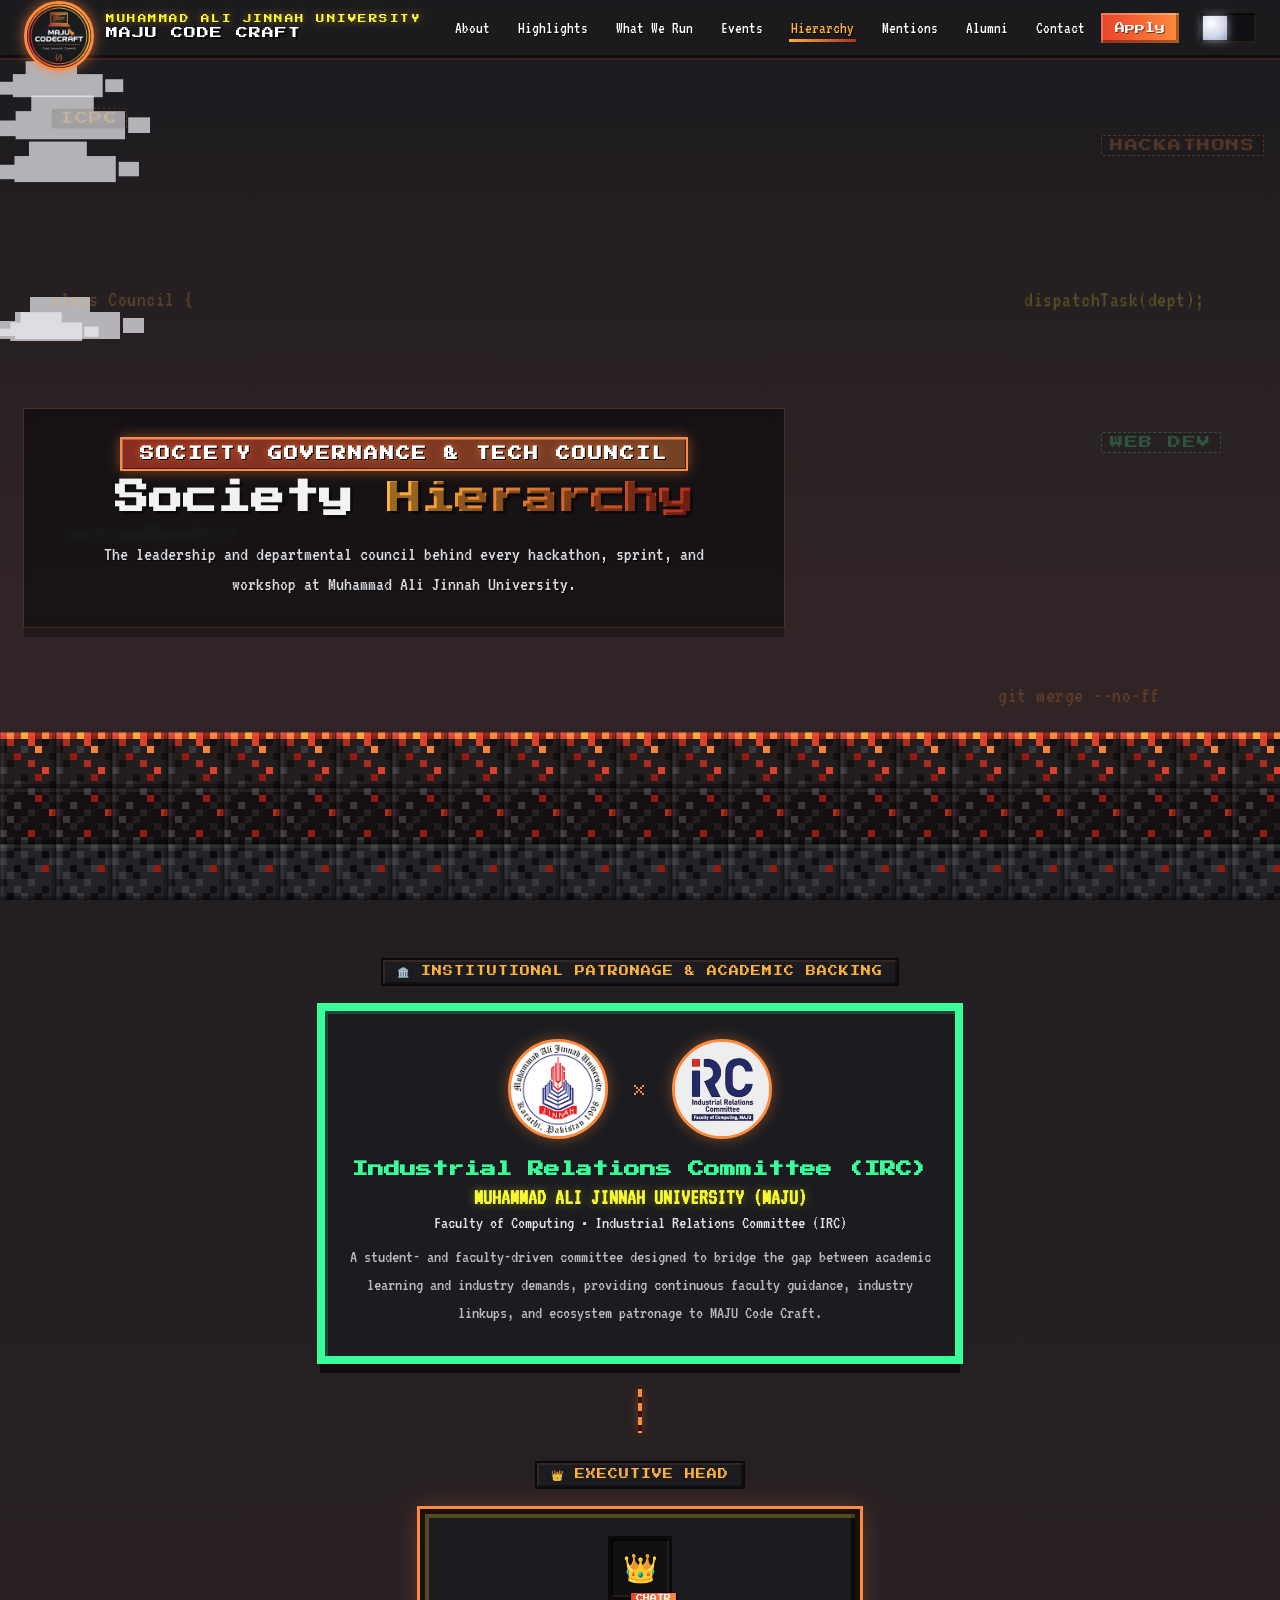
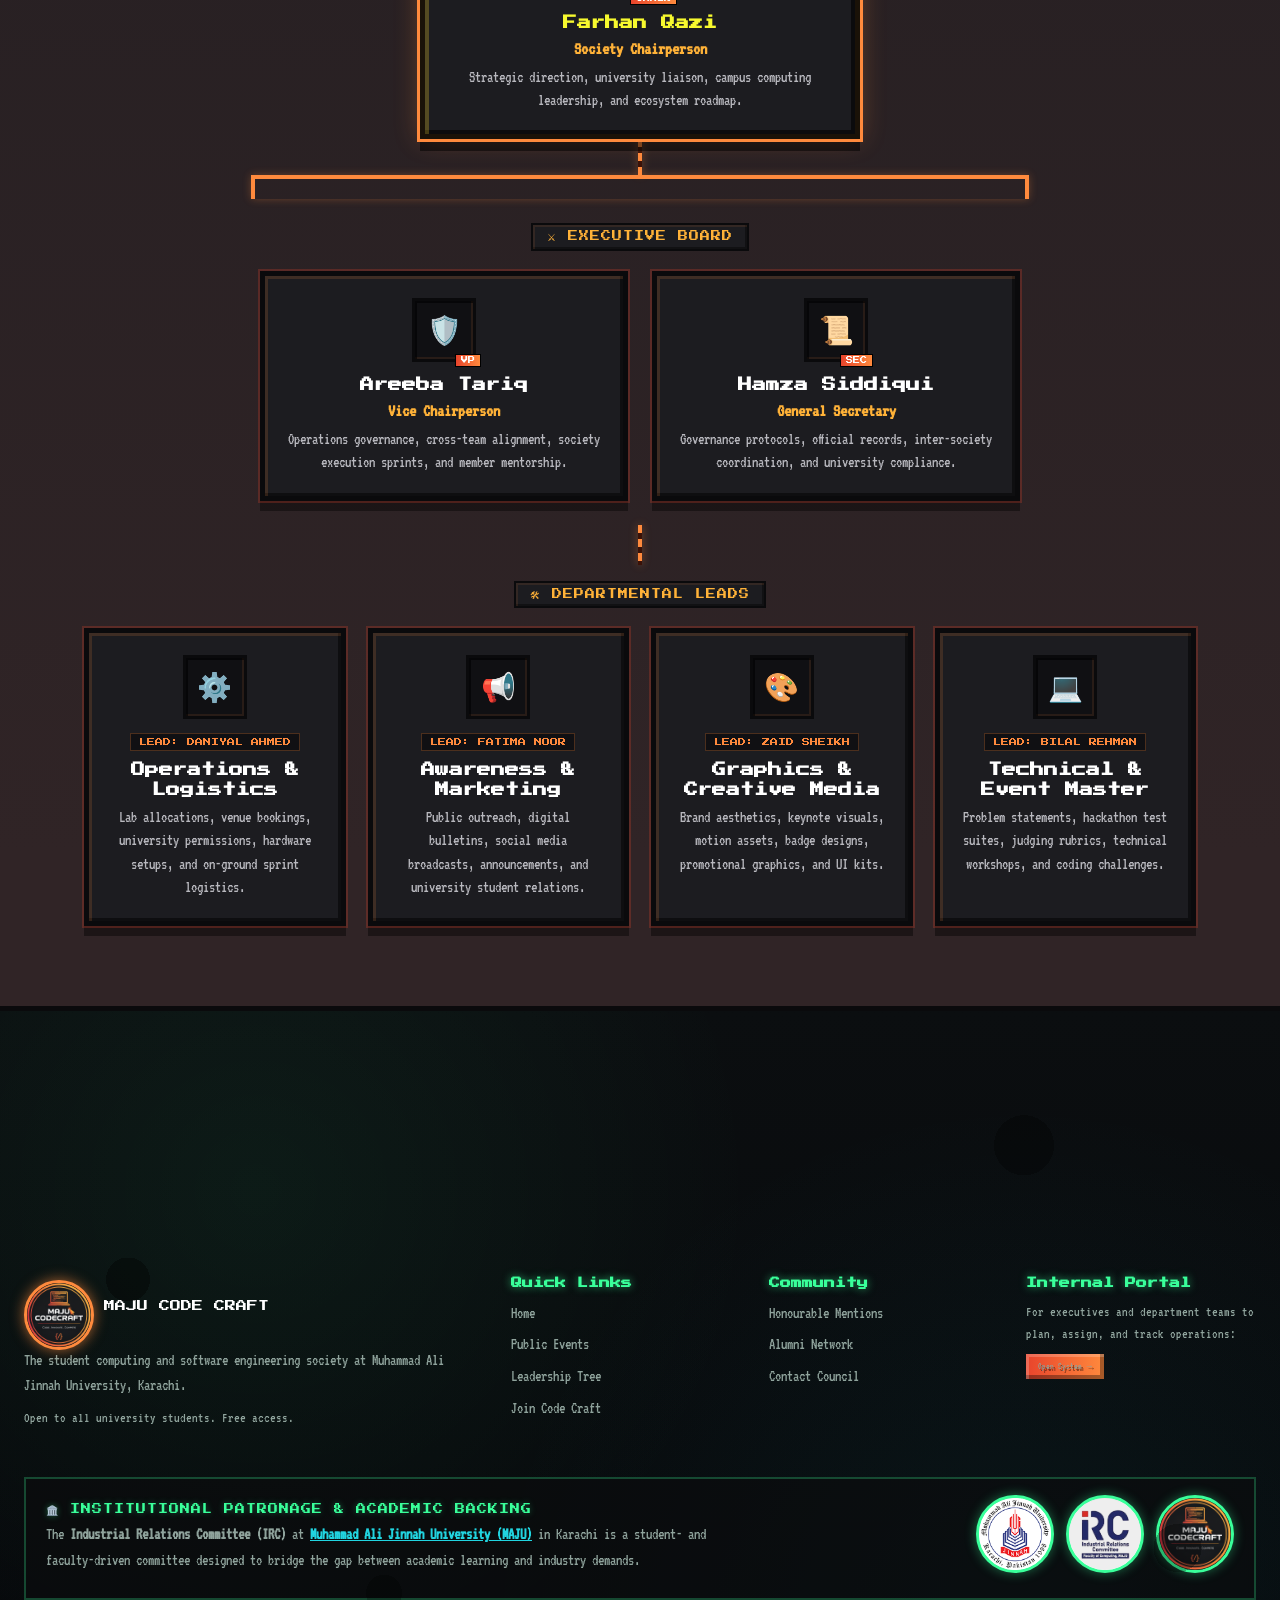
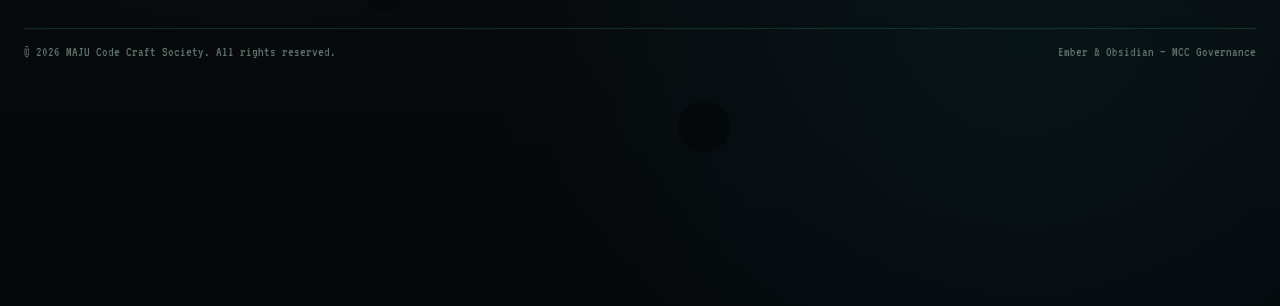
<file: hierarchy.html>
<!DOCTYPE html>
<html lang="en">
<head>
<meta charset="UTF-8">
<meta name="viewport" content="width=device-width, initial-scale=1.0">
<title>Leadership & Hierarchy | MAJU Code Craft</title>
<meta name="description" content="Meet the executive council and departmental leads powering MAJU Code Craft Society.">
<link rel="icon" type="image/png" href="logos/community_logo_clean.png">
<link rel="preconnect" href="https://fonts.googleapis.com">
<link rel="preconnect" href="https://fonts.gstatic.com" crossorigin>
<link href="https://fonts.googleapis.com/css2?family=Press+Start+2P&family=VT323&display=swap" rel="stylesheet">
<link rel="stylesheet" href="assets/mc-theme.css">
<style>
  /* ===== Hierarchy / Skill Tree Page Specific ===== */
  .page-hero{
    padding:60px 24px 40px;
    text-align:center;
    position:relative;
    z-index:2;
  }
  .page-hero-scrim{
    display:inline-block;
    background:rgba(6,6,8,0.55);
    backdrop-filter:blur(4px);
    -webkit-backdrop-filter:blur(4px);
    padding:28px 36px;
    border-radius:2px;
    box-shadow:0 0 0 1px rgba(255,138,61,0.14), 0 10px 0 rgba(0,0,0,0.3);
    width:100%;
    max-width:760px;
  }
  .hero-pill{
    display:inline-flex;
    align-items:center;
    gap:8px;
    font-family:var(--font-pixel);
    font-size:clamp(11px, 1.35vw, 14px);
    letter-spacing:2px;
    color:#FFFFFF;
    background:linear-gradient(90deg, rgba(232,68,44,0.55), rgba(255,138,61,0.4));
    border:2px solid var(--gold);
    padding:8px 18px;
    box-shadow:inset 1px 1px 0 rgba(255,255,255,0.25), inset -1px -1px 0 rgba(0,0,0,0.5), 0 0 14px rgba(255,138,61,0.45);
    text-shadow:1px 1px 0 #000, 0 0 8px rgba(255,138,61,0.6);
    font-weight:bold;
  }
  .page-title{
    font-family:var(--font-pixel);
    font-size:clamp(20px, 3.8vw, 34px);
    line-height:1.6;
    color:var(--text-dark);
    margin-bottom:14px;
    text-shadow:3px 3px 0 rgba(0,0,0,0.4);
  }
  .page-title .accent{
    background:linear-gradient(90deg, var(--ember), var(--grass-side));
    -webkit-background-clip:text; background-clip:text; color:transparent;
  }
  .page-sub{
    font-size:20px;
    line-height:1.5;
    color:#d8d8de;
    max-width:620px;
    margin:0 auto;
    text-shadow:1px 1px 0 rgba(0,0,0,0.7);
  }

  /* ---- Skill Tree Hierarchy Layout ---- */
  .tree-wrap{
    max-width:1160px;
    margin:0 auto 80px;
    padding:0 24px;
    position:relative;
    z-index:2;
  }

  /* Section tier headers */
  .tier-header{
    text-align:center;
    margin-bottom:20px;
  }
  .tier-tag{
    display:inline-block;
    font-family:var(--font-pixel);
    font-size:10px;
    letter-spacing:1px;
    color:var(--ember);
    background:var(--ui-bg);
    border:2px solid var(--ui-dark);
    padding:6px 14px;
    box-shadow:inset 2px 2px 0 rgba(255,138,61,0.1), inset -2px -2px 0 rgba(0,0,0,0.4);
  }

  /* Connecting vertical and branch lines */
  .conduit-line{
    width:4px;
    height:36px;
    background:repeating-linear-gradient(180deg, var(--gold) 0 8px, #3A1208 8px 14px);
    margin:0 auto;
    box-shadow:0 0 8px rgba(255,138,61,0.4);
  }
  .conduit-fork{
    position:relative;
    width:70%;
    height:24px;
    margin:0 auto;
    border-top:4px solid var(--gold);
    border-left:4px solid var(--gold);
    border-right:4px solid var(--gold);
    box-shadow:0 0 8px rgba(255,138,61,0.3);
  }

  /* Node Cards */
  .node-card{
    background:var(--ui-bg);
    border:5px solid var(--ui-dark);
    padding:22px;
    text-align:center;
    position:relative;
    box-shadow:inset 3px 3px 0 rgba(255,138,61,0.15), inset -3px -3px 0 rgba(0,0,0,0.5), 0 0 0 2px rgba(232,68,44,0.25), 0 10px 0 rgba(0,0,0,0.4);
    transition:transform 0.2s ease, box-shadow 0.2s ease;
  }
  .node-card:hover{
    transform:translateY(-4px);
    box-shadow:inset 3px 3px 0 rgba(255,138,61,0.25), inset -3px -3px 0 rgba(0,0,0,0.5), 0 0 0 2px var(--gold), 0 14px 0 rgba(0,0,0,0.45), 0 0 18px rgba(255,138,61,0.25);
  }

  .node-avatar-box{
    width:64px;
    height:64px;
    margin:0 auto 14px;
    background:var(--slot-bg);
    border:3px solid var(--ui-dark);
    display:flex;
    align-items:center;
    justify-content:center;
    font-size:28px;
    box-shadow:inset 2px 2px 0 rgba(0,0,0,0.6), inset -2px -2px 0 rgba(255,138,61,0.1);
    position:relative;
  }
  .node-lvl{
    position:absolute;
    bottom:-8px;
    right:-8px;
    background:linear-gradient(90deg, var(--grass-top), var(--gold));
    font-family:var(--font-pixel);
    font-size:7px;
    color:#fff;
    padding:2px 5px;
    border:1px solid #000;
  }

  .node-name{
    font-family:var(--font-pixel);
    font-size:14px;
    color:#fff;
    margin-bottom:6px;
    line-height:1.4;
  }
  .node-role{
    font-size:18px;
    color:var(--ember);
    font-weight:bold;
    margin-bottom:8px;
  }
  .node-desc{
    font-size:16px;
    color:#b8b8be;
    line-height:1.45;
  }

  /* Tier 1: Chairperson Center */
  .tier-chair-box{
    max-width:440px;
    margin:0 auto;
  }
  .node-card.chair-special{
    border-color:#1A1208;
    box-shadow:inset 4px 4px 0 rgba(255,215,42,0.25), inset -4px -4px 0 rgba(0,0,0,0.6), 0 0 0 3px var(--gold), 0 12px 0 rgba(0,0,0,0.5), 0 0 24px rgba(255,138,61,0.3);
  }
  .node-card.chair-special .node-name{
    color:var(--spark-yellow);
  }

  /* Tier 2: Executive Board */
  .tier-board-grid{
    display:grid;
    grid-template-columns:repeat(auto-fit, minmax(280px, 1fr));
    gap:24px;
    max-width:760px;
    margin:0 auto;
  }

  /* Tier 3: Departments */
  .tier-dept-grid{
    display:grid;
    grid-template-columns:repeat(auto-fit, minmax(250px, 1fr));
    gap:22px;
  }
  .dept-lead-pill{
    display:inline-block;
    background:var(--slot-bg);
    border:1px solid rgba(255,138,61,0.25);
    color:var(--gold);
    font-family:var(--font-pixel);
    font-size:8px;
    padding:4px 8px;
    margin-bottom:10px;
  }
</style>
</head>
<body data-biomes="obsidian,nether,cave" data-door="skip">

<!-- ============ BIOME BACKGROUND ============ -->
<div id="biome-layer">
  <div id="biome-parallax">
    <div id="ambient-code-layer" class="ambient-code-layer"></div>
    <div class="biome-terrain" id="biome-terrain"></div>
  </div>
</div>

<!-- ============ NAVBAR ============ -->
<header class="mc-navbar">
  <a href="index.html" class="mc-nav-brand">
    <img src="logos/community_logo_clean.png" alt="MAJU Code Craft Logo" class="mc-brand-img">
    <div class="mc-brand-titles">
      <span class="mc-brand-uni">MUHAMMAD ALI JINNAH UNIVERSITY</span>
      <span class="mc-brand-main">MAJU CODE CRAFT</span>
    </div>
  </a>
  <button class="mc-nav-toggle" aria-label="Toggle navigation"><span></span><span></span><span></span></button>
  <nav class="mc-nav-links">
    <a href="index.html#about" class="mc-nav-link">About</a>
    <a href="index.html#highlights" class="mc-nav-link">Highlights</a>
    <a href="index.html#what-we-run" class="mc-nav-link">What We Run</a>
    <a href="events.html" class="mc-nav-link">Events</a>
    <a href="hierarchy.html" class="mc-nav-link active">Hierarchy</a>
    <a href="mentions.html" class="mc-nav-link">Mentions</a>
    <a href="executive-community.html" class="mc-nav-link">Alumni</a>
    <a href="index.html#contact" class="mc-nav-link">Contact</a>
    <a href="apply.html" class="mc-nav-apply" data-portal-nav="apply.html">Apply</a>
  </nav>
  <div class="mc-daynight" title="Toggle day / night"><div class="orb"></div></div>
</header>

<!-- ============ PAGE HERO ============ -->
<section class="page-hero" data-biome-trigger="obsidian">
  <div class="page-hero-scrim">
    <div class="hero-pill">SOCIETY GOVERNANCE &amp; TECH COUNCIL</div>
    <h1 class="page-title">Society <span class="accent">Hierarchy</span></h1>
    <p class="page-sub">The leadership and departmental council behind every hackathon, sprint, and workshop at Muhammad Ali Jinnah University.</p>
  </div>
</section>

<!-- ============ SKILL TREE CONTAINER ============ -->
<section class="tree-wrap" data-biome-trigger="nether">

  <!-- INSTITUTIONAL PATRONAGE: MAJU & IRC -->
  <div class="tier-header">
    <span class="tier-tag">&#x1F3DB;&#xFE0F; INSTITUTIONAL PATRONAGE &amp; ACADEMIC BACKING</span>
  </div>

  <div style="max-width:640px; margin:0 auto 28px;">
    <div class="node-card" style="border-color:var(--cave-neon); box-shadow:inset 3px 3px 0 rgba(57,255,154,0.2), 0 0 0 3px var(--cave-neon), 0 12px 0 rgba(0,0,0,0.55); padding:28px 24px;">
      <div style="display:flex; justify-content:center; align-items:center; gap:24px; margin-bottom:16px;">
        <a href="https://jinnah.edu/" target="_blank" rel="noopener noreferrer" title="Muhammad Ali Jinnah University (MAJU)">
          <img src="logos/university_logo_clean.png" alt="MAJU University Crest" style="width:100px; height:100px; border-radius:50%; object-fit:cover; border:3px solid var(--gold); background:#fff; box-shadow:0 0 14px rgba(255,138,61,0.4);">
        </a>
        <span style="font-family:var(--font-pixel); font-size:16px; color:var(--gold);">&times;</span>
        <a href="https://jinnah.edu/" target="_blank" rel="noopener noreferrer" title="Industrial Relations Committee (IRC) - Faculty of Computing">
          <img src="logos/irc_logo_clean.png" alt="IRC Logo" style="width:100px; height:100px; border-radius:50%; object-fit:cover; border:3px solid var(--gold); background:#fff; box-shadow:0 0 14px rgba(255,138,61,0.4);">
        </a>
      </div>
      <h3 class="node-name" style="color:var(--cave-neon); font-size:16px;">Industrial Relations Committee (IRC)</h3>
      <div class="node-role" style="font-size:22px; color:var(--spark-yellow); font-weight:bold; margin-bottom:6px; text-shadow:0 0 10px rgba(247,249,46,0.35);">MUHAMMAD ALI JINNAH UNIVERSITY (MAJU)</div>
      <div style="font-size:18px; color:#e0e0e8; margin-bottom:12px;">Faculty of Computing &bull; Industrial Relations Committee (IRC)</div>
      <p class="node-desc" style="font-size:18px; line-height:1.55;">
        A student- and faculty-driven committee designed to bridge the gap between academic learning and industry demands, providing continuous faculty guidance, industry linkups, and ecosystem patronage to MAJU Code Craft.
      </p>
    </div>
  </div>

  <div class="conduit-line" style="height:44px; margin-bottom:28px;"></div>

  <!-- TIER 1: CHAIRPERSON -->
  <div class="tier-header">
    <span class="tier-tag">&#x1F451; EXECUTIVE HEAD</span>
  </div>

  <div class="tier-chair-box">
    <div class="node-card chair-special">
      <div class="node-avatar-box">
        &#x1F451;
        <span class="node-lvl">CHAIR</span>
      </div>
      <h3 class="node-name">Farhan Qazi</h3>
      <div class="node-role">Society Chairperson</div>
      <p class="node-desc">Strategic direction, university liaison, campus computing leadership, and ecosystem roadmap.</p>
    </div>
  </div>

  <div class="conduit-line"></div>
  <div class="conduit-fork"></div>

  <!-- TIER 2: EXECUTIVE BOARD -->
  <div style="margin-top:24px;">
    <div class="tier-header">
      <span class="tier-tag">&#x2694; EXECUTIVE BOARD</span>
    </div>

    <div class="tier-board-grid">
      <!-- Vice Chair -->
      <div class="node-card">
        <div class="node-avatar-box">
          &#x1F6E1;&#xFE0F;
          <span class="node-lvl">VP</span>
        </div>
        <h3 class="node-name">Areeba Tariq</h3>
        <div class="node-role">Vice Chairperson</div>
        <p class="node-desc">Operations governance, cross-team alignment, society execution sprints, and member mentorship.</p>
      </div>

      <!-- General Secretary -->
      <div class="node-card">
        <div class="node-avatar-box">
          &#x1F4DC;
          <span class="node-lvl">SEC</span>
        </div>
        <h3 class="node-name">Hamza Siddiqui</h3>
        <div class="node-role">General Secretary</div>
        <p class="node-desc">Governance protocols, official records, inter-society coordination, and university compliance.</p>
      </div>
    </div>
  </div>

  <div class="conduit-line" style="margin-top:24px; height:40px;"></div>

  <!-- TIER 3: DEPARTMENTAL LEADS -->
  <div style="margin-top:16px;">
    <div class="tier-header">
      <span class="tier-tag">&#x1F6E0; DEPARTMENTAL LEADS</span>
    </div>

    <div class="tier-dept-grid">
      <!-- Operations -->
      <div class="node-card">
        <div class="node-avatar-box">&#x2699;&#xFE0F;</div>
        <span class="dept-lead-pill">LEAD: DANIYAL AHMED</span>
        <h3 class="node-name">Operations &amp; Logistics</h3>
        <p class="node-desc">Lab allocations, venue bookings, university permissions, hardware setups, and on-ground sprint logistics.</p>
      </div>

      <!-- Awareness & Marketing -->
      <div class="node-card">
        <div class="node-avatar-box">&#x1F4E2;</div>
        <span class="dept-lead-pill">LEAD: FATIMA NOOR</span>
        <h3 class="node-name">Awareness &amp; Marketing</h3>
        <p class="node-desc">Public outreach, digital bulletins, social media broadcasts, announcements, and university student relations.</p>
      </div>

      <!-- Graphics & Media -->
      <div class="node-card">
        <div class="node-avatar-box">&#x1F3A8;</div>
        <span class="dept-lead-pill">LEAD: ZAID SHEIKH</span>
        <h3 class="node-name">Graphics &amp; Creative Media</h3>
        <p class="node-desc">Brand aesthetics, keynote visuals, motion assets, badge designs, promotional graphics, and UI kits.</p>
      </div>

      <!-- Technical / Event Master -->
      <div class="node-card">
        <div class="node-avatar-box">&#x1F4BB;</div>
        <span class="dept-lead-pill">LEAD: BILAL REHMAN</span>
        <h3 class="node-name">Technical &amp; Event Master</h3>
        <p class="node-desc">Problem statements, hackathon test suites, judging rubrics, technical workshops, and coding challenges.</p>
      </div>
    </div>
  </div>

</section>

<!-- ============ FOOTER ============ -->
<footer class="mc-footer" data-biome-trigger="cave">
  <div class="mc-footer-inner">
    <div class="mc-footer-grid">
      <div>
        <div class="mc-footer-brand" style="display:flex; align-items:center; gap:10px; margin-bottom:12px;">
          <img src="logos/community_logo_clean.png" alt="MAJU Code Craft" class="mc-brand-img">
          <span style="font-family:var(--font-pixel); font-size:11px; color:#fff;">MAJU CODE CRAFT</span>
        </div>
        <p>The student computing and software engineering society at Muhammad Ali Jinnah University, Karachi.</p>
        <p style="font-size:14px; margin-top:8px;">Open to all university students. Free access.</p>
      </div>
      <div>
        <h5>Quick Links</h5>
        <ul>
          <li><a href="index.html">Home</a></li>
          <li><a href="events.html">Public Events</a></li>
          <li><a href="hierarchy.html">Leadership Tree</a></li>
          <li><a href="apply.html">Join Code Craft</a></li>
        </ul>
      </div>
      <div>
        <h5>Community</h5>
        <ul>
          <li><a href="mentions.html">Honourable Mentions</a></li>
          <li><a href="executive-community.html">Alumni Network</a></li>
          <li><a href="index.html#contact">Contact Council</a></li>
        </ul>
      </div>
      <div>
        <h5>Internal Portal</h5>
        <p style="font-size:14px; margin-bottom:10px;">For executives and department teams to plan, assign, and track operations:</p>
        <a href="../dynamic_doc/index.html" class="mc-button" style="font-size:9px; padding:8px 12px;">Open System &rarr;</a>
      </div>
      <div class="footer-affiliation-wrap">
        <div class="footer-affiliation-info">
          <div class="footer-affiliation-title">&#x1F3DB;&#xFE0F; INSTITUTIONAL PATRONAGE &amp; ACADEMIC BACKING</div>
          <p class="footer-affiliation-desc">
            The <strong>Industrial Relations Committee (IRC)</strong> at <a href="https://jinnah.edu/" target="_blank" rel="noopener noreferrer">Muhammad Ali Jinnah University (MAJU)</a> in Karachi is a student- and faculty-driven committee designed to bridge the gap between academic learning and industry demands.
          </p>
        </div>
        <div class="footer-partner-logos">
          <a href="https://jinnah.edu/" target="_blank" rel="noopener noreferrer" title="Muhammad Ali Jinnah University (MAJU)">
            <img src="logos/university_logo_clean.png" alt="MAJU" class="footer-partner-badge">
          </a>
          <a href="https://jinnah.edu/" target="_blank" rel="noopener noreferrer" title="Industrial Relations Committee (IRC) - Faculty of Computing">
            <img src="logos/irc_logo_clean.png" alt="IRC" class="footer-partner-badge">
          </a>
          <a href="index.html" title="MAJU Code Craft Society">
            <img src="logos/community_logo_clean.png" alt="MCC" class="footer-partner-badge logo-dark">
          </a>
        </div>
      </div>
    </div>
    <div class="mc-footer-bottom">
      <div>&copy; 2026 MAJU Code Craft Society. All rights reserved.</div>
      <div>Ember &amp; Obsidian &mdash; MCC Governance</div>
    </div>
  </div>
</footer>

<script src="assets/mc-theme.js"></script>
<script>
(function(){
  // Ambient code snippets
  var ambientLayer = document.getElementById('ambient-code-layer');
  if(ambientLayer){
    var snippets = [
      { text: 'icpc', font: 'pixel', color: 'ember', left: 4, top: 12, anim: 'anim-bob', isBadge: true, delay: -1.0 },
      { text: 'hackathons', font: 'pixel', color: 'gold', left: 86, top: 15, anim: 'anim-sway', isBadge: true, delay: -2.5 },
      { text: 'web dev', font: 'pixel', color: 'neon', left: 86, top: 48, anim: 'anim-drift', isBadge: true, delay: -3.5 },
      { text: 'class Council {', font: 'body', color: 'ember', left: 4, top: 32, anim: 'anim-drift', delay: -4.0 },
      { text: 'dispatchTask(dept);', font: 'body', color: 'yellow', left: 80, top: 32, anim: 'anim-bob', delay: -1.2 },
      { text: 'void leadSprints()', font: 'body', color: 'neon', left: 5, top: 58, anim: 'anim-sway', delay: -5.0 },
      { text: 'git merge --no-ff', font: 'body', color: 'gold', left: 78, top: 76, anim: 'anim-drift', delay: -3.0 },
      { text: 'await campus.ship()', font: 'body', color: 'white', left: 14, top: 86, anim: 'anim-bob', delay: -2.0 },
      { text: 'O(1) ACCESS', font: 'pixel', color: 'red', left: 72, top: 88, anim: 'anim-bob', delay: -4.5 }
    ];
    snippets.forEach(function(item){
      var el = document.createElement('div');
      el.className = 'ambient-code-item font-' + item.font + ' color-' + item.color + ' ' + item.anim + (item.isBadge ? ' is-badge' : '');
      el.textContent = item.text;
      el.style.left = item.left + '%';
      el.style.top = item.top + '%';
      el.style.animationDelay = item.delay + 's';
      ambientLayer.appendChild(el);
    });
  }
})();
</script>
</body>
</html>
</file>
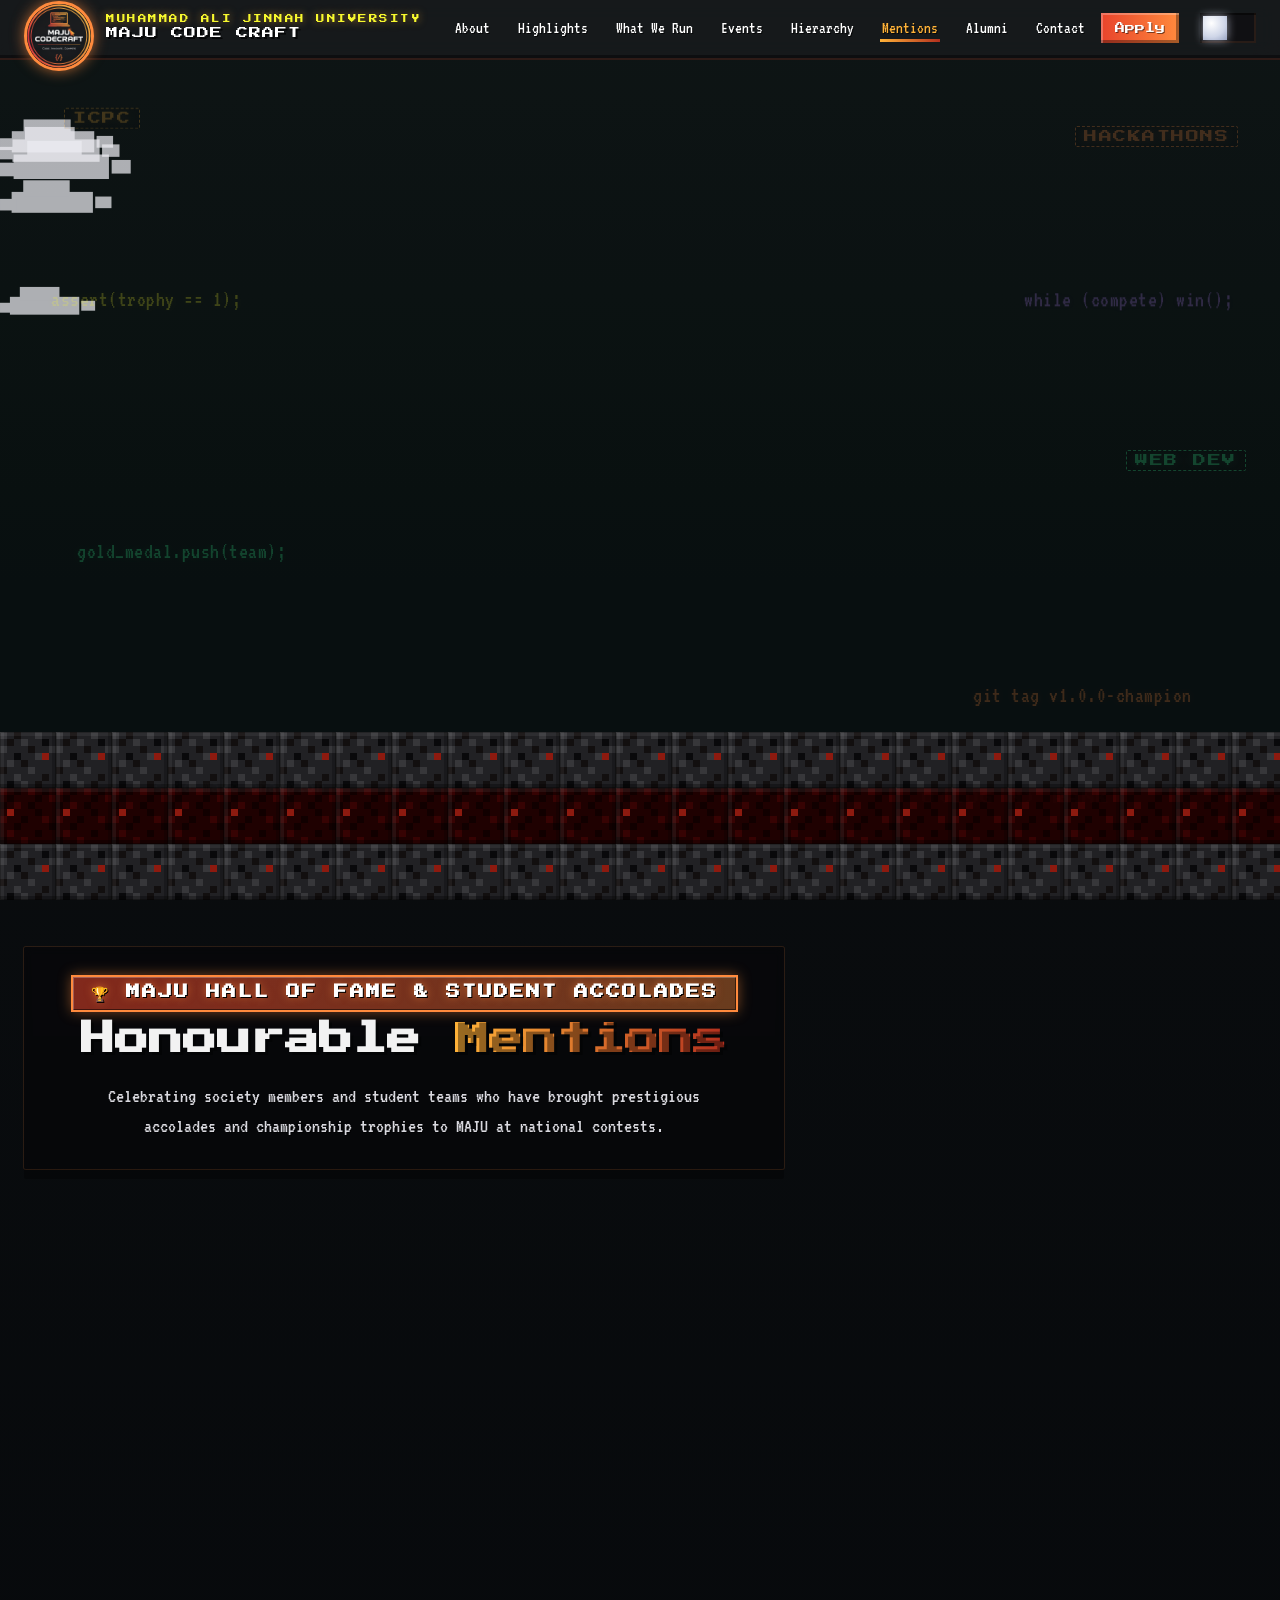
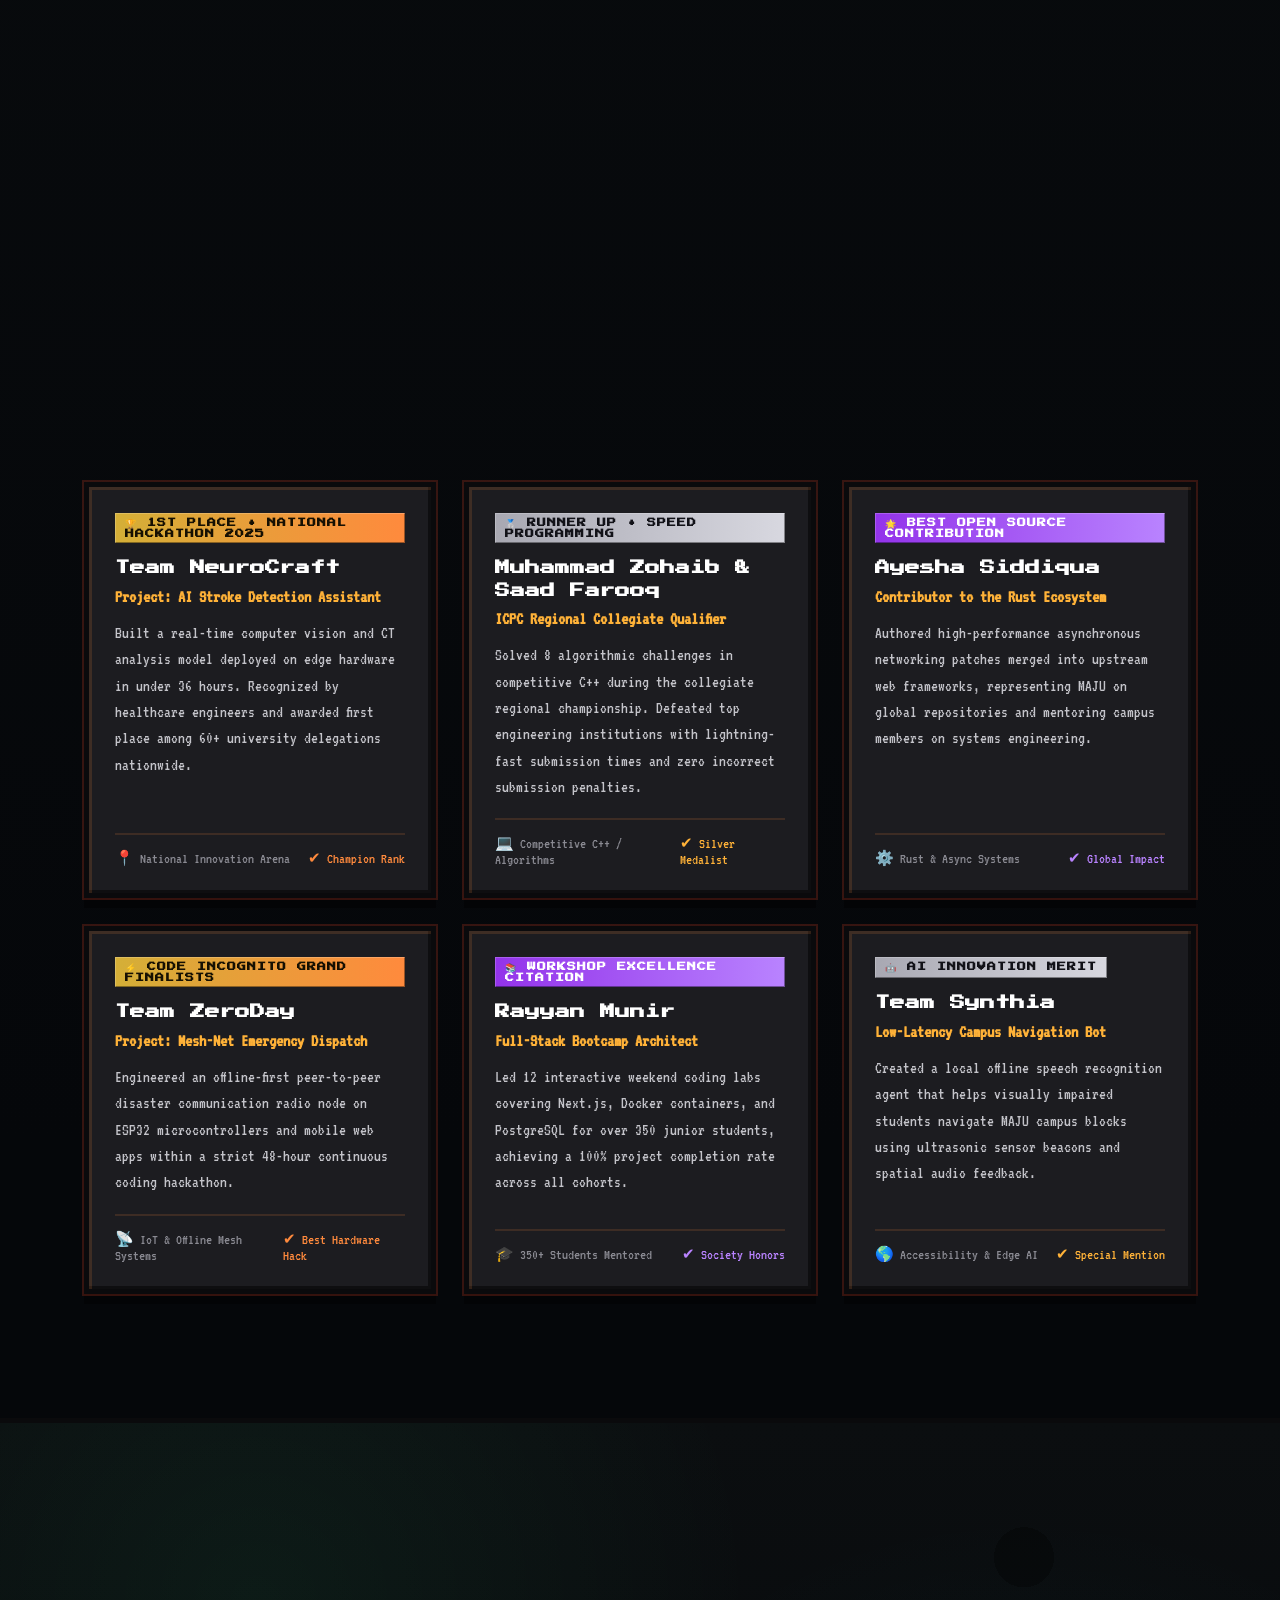
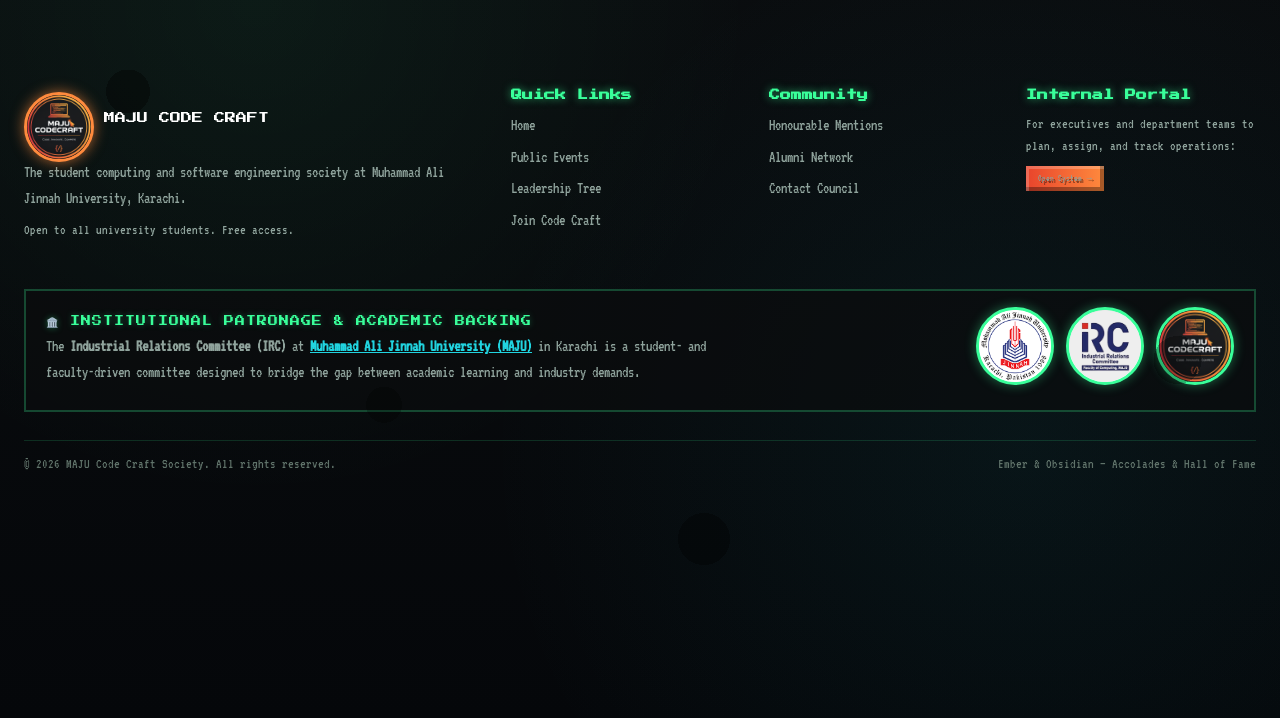
<file: mentions.html>
<!DOCTYPE html>
<html lang="en">
<head>
<meta charset="UTF-8">
<meta name="viewport" content="width=device-width, initial-scale=1.0">
<title>Honourable Mentions | MAJU Code Craft</title>
<meta name="description" content="Celebrating society members and student teams who have brought accolades to MAJU at national hackathons and contests.">
<link rel="icon" type="image/png" href="logos/community_logo_clean.png">
<link rel="preconnect" href="https://fonts.googleapis.com">
<link rel="preconnect" href="https://fonts.gstatic.com" crossorigin>
<link href="https://fonts.googleapis.com/css2?family=Press+Start+2P&family=VT323&display=swap" rel="stylesheet">
<link rel="stylesheet" href="assets/mc-theme.css">
<style>
  /* ===== Honourable Mentions Page Styling ===== */
  .page-hero{
    padding:60px 24px 40px;
    text-align:center;
    position:relative;
    z-index:2;
  }
  .page-hero-scrim{
    display:inline-block;
    background:rgba(6,6,8,0.55);
    backdrop-filter:blur(4px);
    -webkit-backdrop-filter:blur(4px);
    padding:28px 36px;
    border-radius:2px;
    box-shadow:0 0 0 1px rgba(255,138,61,0.14), 0 10px 0 rgba(0,0,0,0.3);
    width:100%;
    max-width:760px;
  }
  .hero-pill{
    display:inline-flex;
    align-items:center;
    gap:8px;
    font-family:var(--font-pixel);
    font-size:clamp(11px, 1.35vw, 14px);
    letter-spacing:2px;
    color:#FFFFFF;
    background:linear-gradient(90deg, rgba(232,68,44,0.55), rgba(255,138,61,0.4));
    border:2px solid var(--gold);
    padding:8px 18px;
    box-shadow:inset 1px 1px 0 rgba(255,255,255,0.25), inset -1px -1px 0 rgba(0,0,0,0.5), 0 0 14px rgba(255,138,61,0.45);
    text-shadow:1px 1px 0 #000, 0 0 8px rgba(255,138,61,0.6);
    font-weight:bold;
  }
  .page-title{
    font-family:var(--font-pixel);
    font-size:clamp(20px, 3.8vw, 34px);
    line-height:1.6;
    color:var(--text-dark);
    margin-bottom:14px;
    text-shadow:3px 3px 0 rgba(0,0,0,0.4);
  }
  .page-title .accent{
    background:linear-gradient(90deg, var(--ember), var(--grass-side));
    -webkit-background-clip:text; background-clip:text; color:transparent;
  }
  .page-sub{
    font-size:20px;
    line-height:1.5;
    color:#d8d8de;
    max-width:620px;
    margin:0 auto;
    text-shadow:1px 1px 0 rgba(0,0,0,0.7);
  }

  /* ---- Mentions Trophy Showcase ---- */
  .mentions-wrap{
    max-width:1160px;
    margin:0 auto 80px;
    padding:0 24px;
    position:relative;
    z-index:2;
  }
  .mentions-grid{
    display:grid;
    grid-template-columns:repeat(auto-fit, minmax(340px, 1fr));
    gap:28px;
  }
  .advancement-card{
    background:var(--ui-bg);
    border:5px solid var(--ui-dark);
    box-shadow:inset 3px 3px 0 rgba(255,138,61,0.15), inset -3px -3px 0 rgba(0,0,0,0.5), 0 0 0 2px rgba(232,68,44,0.22), 0 10px 0 rgba(0,0,0,0.4);
    padding:26px;
    display:flex;
    flex-direction:column;
    position:relative;
    overflow:hidden;
    transition:transform 0.2s ease, box-shadow 0.2s ease;
  }
  .advancement-card:hover{
    transform:translateY(-4px);
    box-shadow:inset 3px 3px 0 rgba(255,138,61,0.25), inset -3px -3px 0 rgba(0,0,0,0.5), 0 0 0 2px var(--gold), 0 14px 0 rgba(0,0,0,0.45), 0 0 20px rgba(255,138,61,0.25);
  }
  .advancement-badge{
    display:inline-block;
    align-self:flex-start;
    font-family:var(--font-pixel);
    font-size:9px;
    padding:5px 10px;
    margin-bottom:14px;
    letter-spacing:1px;
    box-shadow:inset 1px 1px 0 rgba(255,255,255,0.2), inset -1px -1px 0 rgba(0,0,0,0.4);
  }
  .badge-gold{
    background:linear-gradient(90deg, #D4AF37, #FF8A3D);
    color:#161002;
    font-weight:bold;
  }
  .badge-silver{
    background:linear-gradient(90deg, #A8A8B2, #D8D8E0);
    color:#121218;
    font-weight:bold;
  }
  .badge-star{
    background:linear-gradient(90deg, #9333EA, #B983FF);
    color:#FFFFFF;
    font-weight:bold;
  }

  .advancement-title{
    font-family:var(--font-pixel);
    font-size:15px;
    line-height:1.5;
    color:#fff;
    margin-bottom:8px;
  }
  .advancement-subtitle{
    font-size:18px;
    color:var(--ember);
    font-weight:bold;
    margin-bottom:14px;
  }
  .advancement-desc{
    font-size:17px;
    line-height:1.55;
    color:#c4c4ca;
    margin-bottom:18px;
    flex:1;
  }
  .advancement-footer{
    display:flex;
    justify-content:space-between;
    align-items:center;
    padding-top:14px;
    border-top:2px solid rgba(255,138,61,0.15);
    font-size:15px;
    color:#8a8a92;
  }
</style>
</head>
<body data-biomes="end,obsidian,ember" data-door="skip">

<!-- ============ BIOME BACKGROUND ============ -->
<div id="biome-layer">
  <div id="biome-parallax">
    <div id="ambient-code-layer" class="ambient-code-layer"></div>
    <div class="biome-terrain" id="biome-terrain"></div>
  </div>
</div>

<!-- ============ NAVBAR ============ -->
<header class="mc-navbar">
  <a href="index.html" class="mc-nav-brand">
    <img src="logos/community_logo_clean.png" alt="MAJU Code Craft Logo" class="mc-brand-img">
    <div class="mc-brand-titles">
      <span class="mc-brand-uni">MUHAMMAD ALI JINNAH UNIVERSITY</span>
      <span class="mc-brand-main">MAJU CODE CRAFT</span>
    </div>
  </a>
  <button class="mc-nav-toggle" aria-label="Toggle navigation"><span></span><span></span><span></span></button>
  <nav class="mc-nav-links">
    <a href="index.html#about" class="mc-nav-link">About</a>
    <a href="index.html#highlights" class="mc-nav-link">Highlights</a>
    <a href="index.html#what-we-run" class="mc-nav-link">What We Run</a>
    <a href="events.html" class="mc-nav-link">Events</a>
    <a href="hierarchy.html" class="mc-nav-link">Hierarchy</a>
    <a href="mentions.html" class="mc-nav-link active">Mentions</a>
    <a href="executive-community.html" class="mc-nav-link">Alumni</a>
    <a href="index.html#contact" class="mc-nav-link">Contact</a>
    <a href="apply.html" class="mc-nav-apply" data-portal-nav="apply.html">Apply</a>
  </nav>
  <div class="mc-daynight" title="Toggle day / night"><div class="orb"></div></div>
</header>

<!-- ============ PAGE HERO ============ -->
<section class="page-hero" data-biome-trigger="end">
  <div class="page-hero-scrim">
    <div class="hero-pill">&#x1F3C6; MAJU HALL OF FAME &amp; STUDENT ACCOLADES</div>
    <h1 class="page-title">Honourable <span class="accent">Mentions</span></h1>
    <p class="page-sub">Celebrating society members and student teams who have brought prestigious accolades and championship trophies to MAJU at national contests.</p>
  </div>
</section>

<!-- ============ SHOWCASE GRID ============ -->
<section class="mentions-wrap" data-biome-trigger="obsidian">
  <div class="mentions-grid">

    <!-- Card 1: 1st Place National Hackathon -->
    <div class="advancement-card">
      <span class="advancement-badge badge-gold">&#x1F3C6; 1ST PLACE &bull; NATIONAL HACKATHON 2025</span>
      <h3 class="advancement-title">Team NeuroCraft</h3>
      <div class="advancement-subtitle">Project: AI Stroke Detection Assistant</div>
      <p class="advancement-desc">Built a real-time computer vision and CT analysis model deployed on edge hardware in under 36 hours. Recognized by healthcare engineers and awarded first place among 60+ university delegations nationwide.</p>
      <div class="advancement-footer">
        <span>&#x1F4CD; National Innovation Arena</span>
        <span style="color:var(--gold);">&#x2714; Champion Rank</span>
      </div>
    </div>

    <!-- Card 2: ICPC Speed Programming Contest -->
    <div class="advancement-card">
      <span class="advancement-badge badge-silver">&#x1F948; RUNNER UP &bull; SPEED PROGRAMMING</span>
      <h3 class="advancement-title">Muhammad Zohaib &amp; Saad Farooq</h3>
      <div class="advancement-subtitle">ICPC Regional Collegiate Qualifier</div>
      <p class="advancement-desc">Solved 8 algorithmic challenges in competitive C++ during the collegiate regional championship. Defeated top engineering institutions with lightning-fast submission times and zero incorrect submission penalties.</p>
      <div class="advancement-footer">
        <span>&#x1F4BB; Competitive C++ / Algorithms</span>
        <span style="color:var(--ember);">&#x2714; Silver Medalist</span>
      </div>
    </div>

    <!-- Card 3: Best Open Source Contribution -->
    <div class="advancement-card">
      <span class="advancement-badge badge-star">&#x1F31F; BEST OPEN SOURCE CONTRIBUTION</span>
      <h3 class="advancement-title">Ayesha Siddiqua</h3>
      <div class="advancement-subtitle">Contributor to the Rust Ecosystem</div>
      <p class="advancement-desc">Authored high-performance asynchronous networking patches merged into upstream web frameworks, representing MAJU on global repositories and mentoring campus members on systems engineering.</p>
      <div class="advancement-footer">
        <span>&#x2699;&#xFE0F; Rust &amp; Async Systems</span>
        <span style="color:var(--end-violet);">&#x2714; Global Impact</span>
      </div>
    </div>

    <!-- Card 4: Code Incognito Grand Champions -->
    <div class="advancement-card">
      <span class="advancement-badge badge-gold">&#x26A1; CODE INCOGNITO GRAND FINALISTS</span>
      <h3 class="advancement-title">Team ZeroDay</h3>
      <div class="advancement-subtitle">Project: Mesh-Net Emergency Dispatch</div>
      <p class="advancement-desc">Engineered an offline-first peer-to-peer disaster communication radio node on ESP32 microcontrollers and mobile web apps within a strict 48-hour continuous coding hackathon.</p>
      <div class="advancement-footer">
        <span>&#x1F4E1; IoT &amp; Offline Mesh Systems</span>
        <span style="color:var(--gold);">&#x2714; Best Hardware Hack</span>
      </div>
    </div>

    <!-- Card 5: Best Technical Workshop Mentor -->
    <div class="advancement-card">
      <span class="advancement-badge badge-star">&#x1F4DA; WORKSHOP EXCELLENCE CITATION</span>
      <h3 class="advancement-title">Rayyan Munir</h3>
      <div class="advancement-subtitle">Full-Stack Bootcamp Architect</div>
      <p class="advancement-desc">Led 12 interactive weekend coding labs covering Next.js, Docker containers, and PostgreSQL for over 350 junior students, achieving a 100% project completion rate across all cohorts.</p>
      <div class="advancement-footer">
        <span>&#x1F393; 350+ Students Mentored</span>
        <span style="color:var(--end-violet);">&#x2714; Society Honors</span>
      </div>
    </div>

    <!-- Card 6: AI Innovation Award -->
    <div class="advancement-card">
      <span class="advancement-badge badge-silver">&#x1F916; AI INNOVATION MERIT</span>
      <h3 class="advancement-title">Team Synthia</h3>
      <div class="advancement-subtitle">Low-Latency Campus Navigation Bot</div>
      <p class="advancement-desc">Created a local offline speech recognition agent that helps visually impaired students navigate MAJU campus blocks using ultrasonic sensor beacons and spatial audio feedback.</p>
      <div class="advancement-footer">
        <span>&#x1F30E; Accessibility &amp; Edge AI</span>
        <span style="color:var(--ember);">&#x2714; Special Mention</span>
      </div>
    </div>

  </div>
</section>

<!-- ============ FOOTER ============ -->
<footer class="mc-footer" data-biome-trigger="cave">
  <div class="mc-footer-inner">
    <div class="mc-footer-grid">
      <div>
        <div class="mc-footer-brand" style="display:flex; align-items:center; gap:10px; margin-bottom:12px;">
          <img src="logos/community_logo_clean.png" alt="MAJU Code Craft" class="mc-brand-img">
          <span style="font-family:var(--font-pixel); font-size:11px; color:#fff;">MAJU CODE CRAFT</span>
        </div>
        <p>The student computing and software engineering society at Muhammad Ali Jinnah University, Karachi.</p>
        <p style="font-size:14px; margin-top:8px;">Open to all university students. Free access.</p>
      </div>
      <div>
        <h5>Quick Links</h5>
        <ul>
          <li><a href="index.html">Home</a></li>
          <li><a href="events.html">Public Events</a></li>
          <li><a href="hierarchy.html">Leadership Tree</a></li>
          <li><a href="apply.html">Join Code Craft</a></li>
        </ul>
      </div>
      <div>
        <h5>Community</h5>
        <ul>
          <li><a href="mentions.html">Honourable Mentions</a></li>
          <li><a href="executive-community.html">Alumni Network</a></li>
          <li><a href="index.html#contact">Contact Council</a></li>
        </ul>
      </div>
      <div>
        <h5>Internal Portal</h5>
        <p style="font-size:14px; margin-bottom:10px;">For executives and department teams to plan, assign, and track operations:</p>
        <a href="../dynamic_doc/index.html" class="mc-button" style="font-size:9px; padding:8px 12px;">Open System &rarr;</a>
      </div>
      <div class="footer-affiliation-wrap">
        <div class="footer-affiliation-info">
          <div class="footer-affiliation-title">&#x1F3DB;&#xFE0F; INSTITUTIONAL PATRONAGE &amp; ACADEMIC BACKING</div>
          <p class="footer-affiliation-desc">
            The <strong>Industrial Relations Committee (IRC)</strong> at <a href="https://jinnah.edu/" target="_blank" rel="noopener noreferrer">Muhammad Ali Jinnah University (MAJU)</a> in Karachi is a student- and faculty-driven committee designed to bridge the gap between academic learning and industry demands.
          </p>
        </div>
        <div class="footer-partner-logos">
          <a href="https://jinnah.edu/" target="_blank" rel="noopener noreferrer" title="Muhammad Ali Jinnah University (MAJU)">
            <img src="logos/university_logo_clean.png" alt="MAJU" class="footer-partner-badge">
          </a>
          <a href="https://jinnah.edu/" target="_blank" rel="noopener noreferrer" title="Industrial Relations Committee (IRC) - Faculty of Computing">
            <img src="logos/irc_logo_clean.png" alt="IRC" class="footer-partner-badge">
          </a>
          <a href="index.html" title="MAJU Code Craft Society">
            <img src="logos/community_logo_clean.png" alt="MCC" class="footer-partner-badge logo-dark">
          </a>
        </div>
      </div>
    </div>
    <div class="mc-footer-bottom">
      <div>&copy; 2026 MAJU Code Craft Society. All rights reserved.</div>
      <div>Ember &amp; Obsidian &mdash; Accolades &amp; Hall of Fame</div>
    </div>
  </div>
</footer>

<script src="assets/mc-theme.js"></script>
<script>
(function(){
  // Ambient floating code snippets
  var ambientLayer = document.getElementById('ambient-code-layer');
  if(ambientLayer){
    var snippets = [
      { text: 'icpc', font: 'pixel', color: 'ember', left: 5, top: 12, anim: 'anim-bob', isBadge: true, delay: -1.0 },
      { text: 'hackathons', font: 'pixel', color: 'gold', left: 84, top: 14, anim: 'anim-sway', isBadge: true, delay: -2.5 },
      { text: 'web dev', font: 'pixel', color: 'neon', left: 88, top: 50, anim: 'anim-drift', isBadge: true, delay: -3.8 },
      { text: 'assert(trophy == 1);', font: 'body', color: 'yellow', left: 4, top: 32, anim: 'anim-drift', delay: -4.0 },
      { text: 'while (compete) win();', font: 'body', color: 'violet', left: 80, top: 32, anim: 'anim-bob', delay: -1.2 },
      { text: 'gold_medal.push(team);', font: 'body', color: 'neon', left: 6, top: 60, anim: 'anim-sway', delay: -5.0 },
      { text: 'git tag v1.0.0-champion', font: 'body', color: 'gold', left: 76, top: 76, anim: 'anim-drift', delay: -3.0 },
      { text: 'sudo make champion', font: 'body', color: 'white', left: 12, top: 86, anim: 'anim-bob', delay: -2.0 },
      { text: 'O(log N) RANK', font: 'pixel', color: 'red', left: 72, top: 88, anim: 'anim-bob', delay: -4.5 }
    ];
    snippets.forEach(function(item){
      var el = document.createElement('div');
      el.className = 'ambient-code-item font-' + item.font + ' color-' + item.color + ' ' + item.anim + (item.isBadge ? ' is-badge' : '');
      el.textContent = item.text;
      el.style.left = item.left + '%';
      el.style.top = item.top + '%';
      el.style.animationDelay = item.delay + 's';
      ambientLayer.appendChild(el);
    });
  }
})();
</script>
</body>
</html>
</file>
<file: assets/mc-theme.css>
/* ============================================================
   MAJU CodeCraft — "Ember & Obsidian" Minecraft Theme Engine
   Shared across all portal pages. Single source of truth for
   color tokens, biome backgrounds, door intro, navbar, block
   cards, hearts/hunger meters, and the day/night toggle.
   ============================================================ */

:root{
  /* ---- Core brand tokens (from README §2) ---- */
  --sky-top:      #1A1A1E;
  --sky-bottom:   #302426;
  --grass-top:    #E8442C;
  --grass-side:   #B32F1E;
  --dirt:         #241E1D;
  --dirt-dark:    #141010;
  --stone:        #3A3A3E;
  --stone-dark:   #232326;
  --plank:        #B8863E;
  --plank-dark:   #96692C;

  --ui-bg:        #1C1C20;
  --ui-dark:      #0A0A0C;
  --slot-bg:      #101013;

  --gold:         #FF8A3D;
  --ember:        #FFB238;

  --text-dark:    #F2F2F2;

  /* ---- Extended palette (hexcodes.txt) ---- */
  --matte-red:      #DC3C3E;
  --matte-gold:     #F3B45A;
  --deep-red:       #A12123;
  --brick-red:      #D34446;
  --burn-orange:    #EA5D0D;
  --clay-orange:    #DF7029;
  --amber:          #D39B1F;
  --honey:          #FFCD5D;
  --sun-yellow:     #FFD72A;
  --pale-gold:      #FCDF9E;
  --spark-yellow:   #F7F92E;

  /* named gradients */
  --grad-pass:   linear-gradient(135deg, #FFCF00, #FF1E06);
  --grad-winner: linear-gradient(135deg, #FFE500, #FF3D00);
  --grad-calc:   linear-gradient(135deg, #E34F3F, #F7AD45);

  /* End biome violet accents (used by the terrain textures below) */
  --end-violet:      #B983FF;
  --end-violet-deep: #6A3FA0;
  --end-pale:        #C9A8E8;
  --end-sky:         #9FB8E8;

  /* Eternal Cave (footer) */
  --cave-bg:      #0B0E10;
  --cave-bg-2:    #05070A;
  --cave-neon:    #39FF9A;
  --cave-neon-2:  #21D4E0;

  /* health / hunger */
  --heart-red:    #EF3B3B;
  --heart-empty:  #3A1414;
  --hunger-gold:  #F3B45A;
  --hunger-empty: #3A2E14;

  --font-pixel:'Press Start 2P', monospace;
  --font-body:'VT323', monospace;

  /* biome variables — overridden per data-biome on <body> */
  --biome-top: var(--sky-top);
  --biome-bottom: var(--sky-bottom);
  --biome-fog: rgba(48,36,38,0.0);
  --biome-accent: var(--ember);
}

/* ---- Day mode override (data-mode="day" on <html>) ---- */
html[data-mode="day"]{
  --sky-top:      #8FD3F4;
  --sky-bottom:   #F4C98A;
  --ui-bg:        #2A241F;
  --ui-dark:      #14100C;
  --text-dark:    #201812;
}
html[data-mode="day"] body{ color:#241a12; }

*{ box-sizing:border-box; margin:0; padding:0; }
html,body{ width:100%; }
body{
  font-family:var(--font-body);
  color:var(--text-dark);
  background:linear-gradient(var(--biome-top), var(--biome-bottom) 70%);
  transition:background 1.2s ease;
  position:relative;
  overflow-x:hidden;
}

/* Pixel rendering for pixel art and terrain textures only */
.biome-terrain svg, .mob, .tex-basalt, .tex-blackstone, .tex-magma, [data-pixel-art]{
  image-rendering:pixelated;
}
img{
  image-rendering:auto;
}

a{ color:inherit; }

::selection{ background:var(--gold); color:#111; }

/* ============================================================
   WOODEN DOOR INTRO
   Two door panels cover the viewport, then swing open on
   hinges to reveal the logo, then fade out entirely.
   ============================================================ */
#door-intro{
  position:fixed; inset:0;
  z-index:9999;
  display:flex;
  pointer-events:none;
}
#door-intro.active{ pointer-events:all; }
.door-half{
  width:50%; height:100%;
  background:
    repeating-linear-gradient(90deg, var(--plank) 0 34px, var(--plank-dark) 34px 38px),
    var(--plank);
  box-shadow:inset 0 0 0 6px var(--dirt-dark);
  position:relative;
  transition:transform 1.1s cubic-bezier(.7,0,.3,1);
  transform-origin:left center;
}
.door-half.right{ transform-origin:right center; }
.door-half::before{
  /* plank studs */
  content:"";
  position:absolute; inset:14px;
  background-image:
    radial-gradient(circle, rgba(0,0,0,0.35) 4px, transparent 4px);
  background-size:38px 38px;
  background-position:19px 19px;
  opacity:0.5;
}
.door-half .handle{
  position:absolute;
  top:50%; transform:translateY(-50%);
  width:14px; height:14px;
  background:var(--gold);
  box-shadow:0 0 8px rgba(255,138,61,0.7), inset 2px 2px 0 rgba(255,255,255,0.3);
}
.door-half.left .handle{ right:18px; }
.door-half.right .handle{ left:18px; }

#door-intro.open .door-half.left{ transform:rotateY(-92deg) translateX(-2%); }
#door-intro.open .door-half.right{ transform:rotateY(92deg) translateX(2%); }

#door-logo{
  position:absolute; inset:0;
  display:flex; align-items:center; justify-content:center;
  flex-direction:column;
  gap:14px;
  opacity:0;
  transition:opacity 0.6s ease;
  z-index:2;
}
#door-intro.reveal #door-logo{ opacity:1; }
#door-intro.hide{ opacity:0; transition:opacity 0.6s ease 0.3s; }
#door-intro.hide{ display:none; }

.door-logo-badge{
  width:96px; height:96px;
  border-radius:50%;
  background:var(--ui-dark);
  border:4px solid transparent;
  background-image:
    linear-gradient(var(--ui-dark), var(--ui-dark)),
    linear-gradient(135deg, var(--ember), var(--grass-side));
  background-origin:border-box;
  background-clip:content-box, border-box;
  display:flex; align-items:center; justify-content:center;
  font-family:var(--font-pixel);
  font-size:20px;
  color:var(--ember);
  box-shadow:0 0 24px rgba(255,138,61,0.45);
  animation:doorLogoPulse 2.4s ease-in-out infinite;
}
@keyframes doorLogoPulse{
  0%,100%{ box-shadow:0 0 24px rgba(255,138,61,0.45); }
  50%{ box-shadow:0 0 36px rgba(255,178,56,0.65); }
}
.door-logo-title{
  font-family:var(--font-pixel);
  font-size:13px;
  text-align:center;
  background:linear-gradient(90deg, var(--ember), var(--grass-side));
  -webkit-background-clip:text; background-clip:text; color:transparent;
  letter-spacing:1px;
}
.door-logo-tagline{
  font-family:var(--font-body);
  font-size:16px;
  color:#c9c9ce;
  letter-spacing:2px;
}

/* Skip-intro hint */
#door-skip{
  position:fixed;
  bottom:18px; right:18px;
  z-index:10000;
  font-family:var(--font-body);
  font-size:14px;
  color:#9a9aa0;
  background:rgba(0,0,0,0.5);
  border:2px solid var(--ui-dark);
  padding:6px 12px;
  cursor:pointer;
}

/* ============================================================
   BIOME BACKGROUND SYSTEM
   #biome-layer sits behind all content, fixed, and morphs its
   gradient + floating decorative blocks per data-biome value
   set on <body> (controlled by scroll via mc-theme.js).
   ============================================================ */
#biome-layer{
  position:fixed; inset:0;
  z-index:-2;
  overflow:hidden;
  background:linear-gradient(var(--biome-top), var(--biome-bottom) 65%);
  transition:background 1.4s ease;
}
#biome-layer::after{
  /* fog / atmosphere tint that changes per biome */
  content:"";
  position:absolute; inset:0;
  background:var(--biome-fog);
  transition:background 1.4s ease, opacity 1.4s ease;
  pointer-events:none;
  z-index:0;
}
/* End biome: the whole sky becomes the authentic End portal starfield */
body[data-biome="end"] #biome-layer::after{
  background-color: #030005;
  background-image:
    radial-gradient(1.5px 1.5px at 10px 10px, #eebaff 100%, transparent 100%),
                radial-gradient(1.5px 1.5px at 70px 45px, #d27df0 100%, transparent 100%),
                radial-gradient(1.5px 1.5px at 120px 90px, #f1ccff 100%, transparent 100%),
                radial-gradient(1.5px 1.5px at 20px 30px, #9322cc 100%, transparent 100%),
                radial-gradient(1.5px 1.5px at 55px 70px, #a12be0 100%, transparent 100%),
                radial-gradient(1.5px 1.5px at 90px 15px, #7514a6 100%, transparent 100%),
                radial-gradient(1.5px 1.5px at 140px 60px, #821db5 100%, transparent 100%),
                radial-gradient(1.5px 1.5px at 45px 110px, #b03beb 100%, transparent 100%),
                radial-gradient(2px 2px at 5px 50px, #330b4d 100%, transparent 100%),
                radial-gradient(2px 2px at 35px 15px, #2a0840 100%, transparent 100%),
                radial-gradient(2px 2px at 80px 40px, #40105e 100%, transparent 100%),
                radial-gradient(2px 2px at 100px 80px, #210433 100%, transparent 100%),
                radial-gradient(2px 2px at 15px 95px, #360a4f 100%, transparent 100%),
                radial-gradient(2px 2px at 65px 105px, #461463 100%, transparent 100%),
                radial-gradient(2px 2px at 115px 25px, #1c0529 100%, transparent 100%),
                radial-gradient(1px 1px at 25px 25px, #180424 100%, transparent 100%),
                radial-gradient(1px 1px at 60px 5px, #15031f 100%, transparent 100%),
                radial-gradient(1px 1px at 95px 65px, #200630 100%, transparent 100%),
                radial-gradient(1px 1px at 15px 75px, #100217 100%, transparent 100%),
                radial-gradient(1px 1px at 130px 35px, #1c0529 100%, transparent 100%),
                radial-gradient(1px 1px at 50px 90px, #15031f 100%, transparent 100%),
                radial-gradient(1px 1px at 105px 115px, #180424 100%, transparent 100%);
  background-size:
    131px 137px, 163px 167px, 191px 193px,
                67px 71px, 83px 89px, 97px 101px, 107px 109px, 113px 127px,
                37px 41px, 43px 47px, 53px 59px, 61px 67px, 73px 79px, 89px 97px, 103px 107px,
                17px 19px, 23px 29px, 31px 37px, 41px 43px, 47px 53px, 59px 61px, 71px 73px;
  background-attachment: fixed;
  opacity: 0.98;
}

/* Hidden easter egg in End biome sky: mirrored dots spelling "MAJU CC" */
body[data-biome="end"] #biome-layer::before{
content: "";
            position: absolute;
            top: 50%;
            left: 50%;
            width: 259px;
            height: 49px;
            transform: translate(-50%, -50%) scaleX(-1);
            background-repeat: no-repeat;
            background-size: 259px 49px;
            opacity: 0.55;
            pointer-events: none;
            background-image:
                radial-gradient(1px 1px at 3.4px 3.9px, #d27df0 100%, transparent 100%),
                radial-gradient(1.5px 1.5px at 30.5px 3.8px, #9322cc 100%, transparent 100%),
                radial-gradient(2px 2px at 4.3px 10.4px, #f1ccff 100%, transparent 100%),
                radial-gradient(1px 1px at 11.8px 8.8px, #a12be0 100%, transparent 100%),
                radial-gradient(1.5px 1.5px at 24.8px 9.3px, #b03beb 100%, transparent 100%),
                radial-gradient(1.5px 1.5px at 30.9px 10.1px, #821db5 100%, transparent 100%),
                radial-gradient(2px 2px at 2.9px 17.9px, #7514a6 100%, transparent 100%),
                radial-gradient(1px 1px at 17.7px 15.6px, #eebaff 100%, transparent 100%),
                radial-gradient(1.5px 1.5px at 31.6px 16.3px, #d27df0 100%, transparent 100%),
                radial-gradient(2px 2px at 2.4px 23.4px, #9322cc 100%, transparent 100%),
                radial-gradient(1px 1px at 30.9px 24.6px, #f1ccff 100%, transparent 100%),
                radial-gradient(1.5px 1.5px at 3.1px 30.7px, #a12be0 100%, transparent 100%),
                radial-gradient(2px 2px at 31.4px 30.2px, #b03beb 100%, transparent 100%),
                radial-gradient(1px 1px at 3.6px 37.3px, #821db5 100%, transparent 100%),
                radial-gradient(1.5px 1.5px at 30.7px 37.1px, #7514a6 100%, transparent 100%),
                radial-gradient(2px 2px at 4.2px 43.3px, #eebaff 100%, transparent 100%),
                radial-gradient(1px 1px at 31.1px 43.9px, #d27df0 100%, transparent 100%),
                radial-gradient(1.5px 1.5px at 51.8px 4.3px, #9322cc 100%, transparent 100%),
                radial-gradient(2px 2px at 58.2px 3.6px, #f1ccff 100%, transparent 100%),
                radial-gradient(1px 1px at 64.4px 4.1px, #a12be0 100%, transparent 100%),
                radial-gradient(1.5px 1.5px at 45.6px 10.3px, #b03beb 100%, transparent 100%),
                radial-gradient(2px 2px at 69.8px 9.7px, #821db5 100%, transparent 100%),
                radial-gradient(1px 1px at 46.2px 16.1px, #7514a6 100%, transparent 100%),
                radial-gradient(1.5px 1.5px at 69.3px 15.4px, #eebaff 100%, transparent 100%),
                radial-gradient(2px 2px at 45.8px 22.9px, #d27df0 100%, transparent 100%),
                radial-gradient(1px 1px at 52.3px 23.6px, #9322cc 100%, transparent 100%),
                radial-gradient(1.5px 1.5px at 58.1px 22.4px, #f1ccff 100%, transparent 100%),
                radial-gradient(2px 2px at 63.7px 23.8px, #a12be0 100%, transparent 100%),
                radial-gradient(1px 1px at 69.9px 24.3px, #b03beb 100%, transparent 100%),
                radial-gradient(1.5px 1.5px at 46.3px 29.6px, #821db5 100%, transparent 100%),
                radial-gradient(2px 2px at 70.1px 30.4px, #7514a6 100%, transparent 100%),
                radial-gradient(1px 1px at 45.7px 37.2px, #eebaff 100%, transparent 100%),
                radial-gradient(1.5px 1.5px at 69.6px 36.9px, #d27df0 100%, transparent 100%),
                radial-gradient(2px 2px at 46.4px 43.1px, #9322cc 100%, transparent 100%),
                radial-gradient(1px 1px at 70.3px 43.8px, #f1ccff 100%, transparent 100%),
                radial-gradient(1.5px 1.5px at 98.3px 4.2px, #a12be0 100%, transparent 100%),
                radial-gradient(2px 2px at 104.7px 3.7px, #b03beb 100%, transparent 100%),
                radial-gradient(1px 1px at 111.1px 4.3px, #821db5 100%, transparent 100%),
                radial-gradient(1.5px 1.5px at 104.9px 10.4px, #7514a6 100%, transparent 100%),
                radial-gradient(2px 2px at 104.2px 16.3px, #eebaff 100%, transparent 100%),
                radial-gradient(1px 1px at 104.6px 22.9px, #d27df0 100%, transparent 100%),
                radial-gradient(1.5px 1.5px at 89.4px 30.2px, #9322cc 100%, transparent 100%),
                radial-gradient(2px 2px at 105.1px 29.7px, #f1ccff 100%, transparent 100%),
                radial-gradient(1px 1px at 96.3px 37.4px, #a12be0 100%, transparent 100%),
                radial-gradient(1.5px 1.5px at 103.7px 37.1px, #b03beb 100%, transparent 100%),
                radial-gradient(2px 2px at 165.7px 3.8px, #821db5 100%, transparent 100%),
                radial-gradient(1px 1px at 172.3px 4.4px, #7514a6 100%, transparent 100%),
                radial-gradient(1.5px 1.5px at 178.9px 3.6px, #eebaff 100%, transparent 100%),
                radial-gradient(2px 2px at 185.2px 4.2px, #d27df0 100%, transparent 100%),
                radial-gradient(1px 1px at 159.6px 10.3px, #9322cc 100%, transparent 100%),
                radial-gradient(1.5px 1.5px at 158.9px 16.2px, #f1ccff 100%, transparent 100%),
                radial-gradient(2px 2px at 159.4px 22.8px, #a12be0 100%, transparent 100%),
                radial-gradient(1px 1px at 160.1px 29.6px, #b03beb 100%, transparent 100%),
                radial-gradient(1.5px 1.5px at 159.7px 36.4px, #821db5 100%, transparent 100%),
                radial-gradient(2px 2px at 166.3px 37.1px, #7514a6 100%, transparent 100%),
                radial-gradient(1px 1px at 172.9px 43.8px, #eebaff 100%, transparent 100%),
                radial-gradient(1.5px 1.5px at 179.4px 37.2px, #d27df0 100%, transparent 100%),
                radial-gradient(2px 2px at 185.8px 43.1px, #9322cc 100%, transparent 100%),
                radial-gradient(1px 1px at 202.6px 4.1px, #f1ccff 100%, transparent 100%),
                radial-gradient(1.5px 1.5px at 208.9px 3.7px, #a12be0 100%, transparent 100%),
                radial-gradient(2px 2px at 215.2px 4.3px, #b03beb 100%, transparent 100%),
                radial-gradient(1px 1px at 221.6px 3.9px, #821db5 100%, transparent 100%),
                radial-gradient(1.5px 1.5px at 196.4px 9.7px, #7514a6 100%, transparent 100%),
                radial-gradient(2px 2px at 196.1px 16.3px, #eebaff 100%, transparent 100%),
                radial-gradient(1px 1px at 195.7px 22.9px, #d27df0 100%, transparent 100%),
                radial-gradient(1.5px 1.5px at 196.3px 29.6px, #9322cc 100%, transparent 100%),
                radial-gradient(2px 2px at 195.9px 36.2px, #f1ccff 100%, transparent 100%),
                radial-gradient(1px 1px at 202.4px 43.3px, #a12be0 100%, transparent 100%),
                radial-gradient(1.5px 1.5px at 208.7px 43.8px, #b03beb 100%, transparent 100%),
                radial-gradient(2px 2px at 215.3px 43.1px, #821db5 100%, transparent 100%),
                radial-gradient(1px 1px at 221.8px 43.6px, #7514a6 100%, transparent 100%);
  top: 40%;
  opacity: 0.65;
  z-index: 1;
}
#biome-parallax{ position:absolute; inset:0; will-change:transform; z-index:2; }

.biome-terrain{
  position:absolute;
  left:0; right:0; bottom:0;
  display:flex;
  height:168px;
  opacity:0.95;
  z-index:5;
}
.biome-col{ flex:1 0 56px; min-width:56px; display:flex; flex-direction:column; }
.biome-block{
  width:100%; height:56px; position:relative;
  outline:1px solid rgba(0,0,0,0.35);
  outline-offset:-1px;
  overflow:hidden;
}
.biome-block > .px{ position:absolute; }

/* ---- shared beveled edge for every terrain tile ---- */
.biome-block::before{
  content:"";
  position:absolute; inset:0;
  box-shadow:inset -4px 0 0 rgba(0,0,0,0.22), inset 0 -4px 0 rgba(0,0,0,0.3), inset 4px 0 0 rgba(255,255,255,0.06), inset 0 4px 0 rgba(255,255,255,0.06);
  z-index:2;
  pointer-events:none;
}

/* ============================================================
   ACCURATE 8x8 PIXEL-GRID TEXTURES — "Ember & Obsidian" brand
   Each texture is an inline SVG pixel-grid (8x8 tonal cells,
   crispEdges + image-rendering:pixelated) tiled once per 56px
   terrain block. Minecraft textures are used only as STRUCTURAL
   reference (banding/speckle/crack technique) — every color is
   drawn from the obsidian/ember brand tokens, never vanilla
   grass-green, dirt-brown, nether-red or end-purple hexes.
   ============================================================ */

/* ---- Overworld top: "Ember Crust" (glowing obsidian crust) ---- */
.tex-grass{
  background-color:#241E1D;
  background-image:url("data:image/svg+xml,%3Csvg%20xmlns='http://www.w3.org/2000/svg'%20viewBox='0%200%208%208'%20shape-rendering='crispEdges'%3E%3Crect%20width='8'%20height='8'%20fill='%23241E1D'/%3E%3Crect%20x='0'%20y='0'%20width='1'%20height='1'%20fill='%23E8442C'/%3E%3Crect%20x='1'%20y='0'%20width='1'%20height='1'%20fill='%23FF8A3D'/%3E%3Crect%20x='2'%20y='0'%20width='1'%20height='1'%20fill='%23B32F1E'/%3E%3Crect%20x='3'%20y='0'%20width='1'%20height='1'%20fill='%23FFB238'/%3E%3Crect%20x='4'%20y='0'%20width='1'%20height='1'%20fill='%23E8442C'/%3E%3Crect%20x='5'%20y='0'%20width='1'%20height='1'%20fill='%23951C10'/%3E%3Crect%20x='6'%20y='0'%20width='1'%20height='1'%20fill='%23FF8A3D'/%3E%3Crect%20x='7'%20y='0'%20width='1'%20height='1'%20fill='%23B32F1E'/%3E%3Crect%20x='1'%20y='1'%20width='1'%20height='1'%20fill='%23B32F1E'/%3E%3Crect%20x='4'%20y='1'%20width='1'%20height='1'%20fill='%23E8442C'/%3E%3Crect%20x='6'%20y='1'%20width='1'%20height='1'%20fill='%23141010'/%3E%3Crect%20x='0'%20y='2'%20width='1'%20height='1'%20fill='%23141010'/%3E%3Crect%20x='3'%20y='2'%20width='1'%20height='1'%20fill='%233A3A3E'/%3E%3Crect%20x='5'%20y='2'%20width='1'%20height='1'%20fill='%23FF8A3D'/%3E%3Crect%20x='2'%20y='3'%20width='1'%20height='1'%20fill='%23951C10'/%3E%3Crect%20x='7'%20y='3'%20width='1'%20height='1'%20fill='%23141010'/%3E%3Crect%20x='4'%20y='4'%20width='1'%20height='1'%20fill='%23B32F1E'/%3E%3Crect%20x='1'%20y='4'%20width='1'%20height='1'%20fill='%23141010'/%3E%3Crect%20x='6'%20y='5'%20width='1'%20height='1'%20fill='%23E8442C'/%3E%3Crect%20x='0'%20y='5'%20width='1'%20height='1'%20fill='%233A3A3E'/%3E%3Crect%20x='3'%20y='6'%20width='1'%20height='1'%20fill='%23141010'/%3E%3Crect%20x='5'%20y='6'%20width='1'%20height='1'%20fill='%23951C10'/%3E%3Crect%20x='2'%20y='7'%20width='1'%20height='1'%20fill='%233A3A3E'/%3E%3Crect%20x='7'%20y='7'%20width='1'%20height='1'%20fill='%23141010'/%3E%3C/svg%3E");
  background-size:100% 100%;
  background-repeat:no-repeat;
  image-rendering:pixelated;
}
/* ---- Overworld side/L2: "Obsidian Core" (embers seeping through cracks) ---- */
.tex-dirt{
  background-color:#141010;
  background-image:url("data:image/svg+xml,%3Csvg%20xmlns='http://www.w3.org/2000/svg'%20viewBox='0%200%208%208'%20shape-rendering='crispEdges'%3E%3Crect%20width='8'%20height='8'%20fill='%23141010'/%3E%3Crect%20x='1'%20y='0'%20width='1'%20height='1'%20fill='%23241E1D'/%3E%3Crect%20x='4'%20y='0'%20width='1'%20height='1'%20fill='%233A3A3E'/%3E%3Crect%20x='6'%20y='0'%20width='1'%20height='1'%20fill='%23241E1D'/%3E%3Crect%20x='0'%20y='1'%20width='1'%20height='1'%20fill='%23232326'/%3E%3Crect%20x='3'%20y='1'%20width='1'%20height='1'%20fill='%23141010'/%3E%3Crect%20x='5'%20y='1'%20width='1'%20height='1'%20fill='%23951C10'/%3E%3Crect%20x='7'%20y='1'%20width='1'%20height='1'%20fill='%23241E1D'/%3E%3Crect%20x='2'%20y='2'%20width='1'%20height='1'%20fill='%233A3A3E'/%3E%3Crect%20x='6'%20y='2'%20width='1'%20height='1'%20fill='%23241E1D'/%3E%3Crect%20x='0'%20y='3'%20width='1'%20height='1'%20fill='%23241E1D'/%3E%3Crect%20x='4'%20y='3'%20width='1'%20height='1'%20fill='%23232326'/%3E%3Crect%20x='7'%20y='3'%20width='1'%20height='1'%20fill='%23B32F1E'/%3E%3Crect%20x='1'%20y='4'%20width='1'%20height='1'%20fill='%233A3A3E'/%3E%3Crect%20x='3'%20y='4'%20width='1'%20height='1'%20fill='%23241E1D'/%3E%3Crect%20x='5'%20y='4'%20width='1'%20height='1'%20fill='%23141010'/%3E%3Crect%20x='2'%20y='5'%20width='1'%20height='1'%20fill='%23232326'/%3E%3Crect%20x='6'%20y='5'%20width='1'%20height='1'%20fill='%23241E1D'/%3E%3Crect%20x='0'%20y='6'%20width='1'%20height='1'%20fill='%233A3A3E'/%3E%3Crect%20x='4'%20y='6'%20width='1'%20height='1'%20fill='%23951C10'/%3E%3Crect%20x='7'%20y='6'%20width='1'%20height='1'%20fill='%23241E1D'/%3E%3Crect%20x='1'%20y='7'%20width='1'%20height='1'%20fill='%23232326'/%3E%3Crect%20x='3'%20y='7'%20width='1'%20height='1'%20fill='%233A3A3E'/%3E%3Crect%20x='5'%20y='7'%20width='1'%20height='1'%20fill='%23241E1D'/%3E%3C/svg%3E");
  background-size:100% 100%;
  background-repeat:no-repeat;
  image-rendering:pixelated;
}
/* ---- Overworld base/L3: "Charcoal Stone" ---- */
.tex-cobble{
  background-color:#232326;
  background-image:url("data:image/svg+xml,%3Csvg%20xmlns='http://www.w3.org/2000/svg'%20viewBox='0%200%208%208'%20shape-rendering='crispEdges'%3E%3Crect%20width='8'%20height='8'%20fill='%23232326'/%3E%3Crect%20x='0'%20y='0'%20width='1'%20height='1'%20fill='%233A3A3E'/%3E%3Crect%20x='2'%20y='0'%20width='1'%20height='1'%20fill='%23141010'/%3E%3Crect%20x='5'%20y='0'%20width='1'%20height='1'%20fill='%233A3A3E'/%3E%3Crect%20x='7'%20y='0'%20width='1'%20height='1'%20fill='%23232326'/%3E%3Crect%20x='1'%20y='1'%20width='1'%20height='1'%20fill='%23141010'/%3E%3Crect%20x='3'%20y='1'%20width='1'%20height='1'%20fill='%233A3A3E'/%3E%3Crect%20x='6'%20y='1'%20width='1'%20height='1'%20fill='%230A0A0C'/%3E%3Crect%20x='0'%20y='2'%20width='1'%20height='1'%20fill='%233A3A3E'/%3E%3Crect%20x='4'%20y='2'%20width='1'%20height='1'%20fill='%23141010'/%3E%3Crect%20x='7'%20y='2'%20width='1'%20height='1'%20fill='%233A3A3E'/%3E%3Crect%20x='2'%20y='3'%20width='1'%20height='1'%20fill='%230A0A0C'/%3E%3Crect%20x='5'%20y='3'%20width='1'%20height='1'%20fill='%233A3A3E'/%3E%3Crect%20x='6'%20y='3'%20width='1'%20height='1'%20fill='%23951C10'/%3E%3Crect%20x='1'%20y='4'%20width='1'%20height='1'%20fill='%233A3A3E'/%3E%3Crect%20x='3'%20y='4'%20width='1'%20height='1'%20fill='%23141010'/%3E%3Crect%20x='7'%20y='4'%20width='1'%20height='1'%20fill='%23232326'/%3E%3Crect%20x='0'%20y='5'%20width='1'%20height='1'%20fill='%23141010'/%3E%3Crect%20x='4'%20y='5'%20width='1'%20height='1'%20fill='%233A3A3E'/%3E%3Crect%20x='2'%20y='6'%20width='1'%20height='1'%20fill='%233A3A3E'/%3E%3Crect%20x='6'%20y='6'%20width='1'%20height='1'%20fill='%23141010'/%3E%3Crect%20x='1'%20y='7'%20width='1'%20height='1'%20fill='%230A0A0C'/%3E%3Crect%20x='3'%20y='7'%20width='1'%20height='1'%20fill='%233A3A3E'/%3E%3Crect%20x='5'%20y='7'%20width='1'%20height='1'%20fill='%23141010'/%3E%3C/svg%3E");
  background-size:100% 100%;
  background-repeat:no-repeat;
  image-rendering:pixelated;
}
/* ---- Nether top: "Scorched Crust" (fissured, glowing top band) ---- */
.tex-nylium{
  background-color:#1C0505;
  background-image:url("data:image/svg+xml,%3Csvg%20xmlns='http://www.w3.org/2000/svg'%20viewBox='0%200%208%208'%20shape-rendering='crispEdges'%3E%3Crect%20width='8'%20height='8'%20fill='%231C0505'/%3E%3Crect%20x='0'%20y='0'%20width='1'%20height='1'%20fill='%23FF8A3D'/%3E%3Crect%20x='1'%20y='0'%20width='1'%20height='1'%20fill='%23E8442C'/%3E%3Crect%20x='2'%20y='0'%20width='1'%20height='1'%20fill='%23951C10'/%3E%3Crect%20x='3'%20y='0'%20width='1'%20height='1'%20fill='%23B32F1E'/%3E%3Crect%20x='4'%20y='0'%20width='1'%20height='1'%20fill='%23FF8A3D'/%3E%3Crect%20x='5'%20y='0'%20width='1'%20height='1'%20fill='%23E8442C'/%3E%3Crect%20x='6'%20y='0'%20width='1'%20height='1'%20fill='%23951C10'/%3E%3Crect%20x='7'%20y='0'%20width='1'%20height='1'%20fill='%23FFB238'/%3E%3Crect%20x='0'%20y='1'%20width='1'%20height='1'%20fill='%233A0404'/%3E%3Crect%20x='2'%20y='1'%20width='1'%20height='1'%20fill='%23B32F1E'/%3E%3Crect%20x='4'%20y='1'%20width='1'%20height='1'%20fill='%23210202'/%3E%3Crect%20x='6'%20y='1'%20width='1'%20height='1'%20fill='%23E8442C'/%3E%3Crect%20x='1'%20y='2'%20width='1'%20height='1'%20fill='%23141010'/%3E%3Crect%20x='3'%20y='2'%20width='1'%20height='1'%20fill='%233A0404'/%3E%3Crect%20x='7'%20y='2'%20width='1'%20height='1'%20fill='%23951C10'/%3E%3Crect%20x='0'%20y='3'%20width='1'%20height='1'%20fill='%23210202'/%3E%3Crect%20x='5'%20y='3'%20width='1'%20height='1'%20fill='%23B32F1E'/%3E%3Crect%20x='2'%20y='4'%20width='1'%20height='1'%20fill='%233A0404'/%3E%3Crect%20x='6'%20y='4'%20width='1'%20height='1'%20fill='%23141010'/%3E%3Crect%20x='1'%20y='5'%20width='1'%20height='1'%20fill='%23210202'/%3E%3Crect%20x='4'%20y='5'%20width='1'%20height='1'%20fill='%23951C10'/%3E%3Crect%20x='3'%20y='6'%20width='1'%20height='1'%20fill='%233A0404'/%3E%3Crect%20x='7'%20y='6'%20width='1'%20height='1'%20fill='%23B32F1E'/%3E%3Crect%20x='0'%20y='7'%20width='1'%20height='1'%20fill='%23141010'/%3E%3Crect%20x='5'%20y='7'%20width='1'%20height='1'%20fill='%23210202'/%3E%3C/svg%3E");
  background-size:100% 100%;
  background-repeat:no-repeat;
  image-rendering:pixelated;
}
/* ---- Nether side/L2/L3: "Charred Brick" (mortar grid, dark) ---- */
.tex-netherbrick{
  background-color:#210202;
  background-image:url("data:image/svg+xml,%3Csvg%20xmlns='http://www.w3.org/2000/svg'%20viewBox='0%200%208%208'%20shape-rendering='crispEdges'%3E%3Crect%20width='8'%20height='8'%20fill='%23210202'/%3E%3Crect%20x='0'%20y='0'%20width='1'%20height='1'%20fill='%233A0404'/%3E%3Crect%20x='2'%20y='0'%20width='1'%20height='1'%20fill='%23120101'/%3E%3Crect%20x='4'%20y='0'%20width='1'%20height='1'%20fill='%233A0404'/%3E%3Crect%20x='6'%20y='0'%20width='1'%20height='1'%20fill='%23120101'/%3E%3Crect%20x='1'%20y='1'%20width='1'%20height='1'%20fill='%23120101'/%3E%3Crect%20x='3'%20y='1'%20width='1'%20height='1'%20fill='%23210202'/%3E%3Crect%20x='5'%20y='1'%20width='1'%20height='1'%20fill='%23120101'/%3E%3Crect%20x='7'%20y='1'%20width='1'%20height='1'%20fill='%233A0404'/%3E%3Crect%20x='0'%20y='2'%20width='1'%20height='1'%20fill='%23120101'/%3E%3Crect%20x='2'%20y='2'%20width='1'%20height='1'%20fill='%233A0404'/%3E%3Crect%20x='4'%20y='2'%20width='1'%20height='1'%20fill='%23120101'/%3E%3Crect%20x='6'%20y='2'%20width='1'%20height='1'%20fill='%23210202'/%3E%3Crect%20x='1'%20y='3'%20width='1'%20height='1'%20fill='%23951C10'/%3E%3Crect%20x='5'%20y='3'%20width='1'%20height='1'%20fill='%23120101'/%3E%3Crect%20x='0'%20y='4'%20width='1'%20height='1'%20fill='%233A0404'/%3E%3Crect%20x='3'%20y='4'%20width='1'%20height='1'%20fill='%23120101'/%3E%3Crect%20x='6'%20y='4'%20width='1'%20height='1'%20fill='%233A0404'/%3E%3Crect%20x='2'%20y='5'%20width='1'%20height='1'%20fill='%23120101'/%3E%3Crect%20x='4'%20y='5'%20width='1'%20height='1'%20fill='%23210202'/%3E%3Crect%20x='7'%20y='5'%20width='1'%20height='1'%20fill='%23120101'/%3E%3Crect%20x='1'%20y='6'%20width='1'%20height='1'%20fill='%233A0404'/%3E%3Crect%20x='5'%20y='6'%20width='1'%20height='1'%20fill='%23120101'/%3E%3Crect%20x='0'%20y='7'%20width='1'%20height='1'%20fill='%23120101'/%3E%3Crect%20x='3'%20y='7'%20width='1'%20height='1'%20fill='%233A0404'/%3E%3Crect%20x='6'%20y='7'%20width='1'%20height='1'%20fill='%23210202'/%3E%3C/svg%3E");
  background-size:100% 100%;
  background-repeat:no-repeat;
  image-rendering:pixelated;
}
/* ---- Nether accent: "Ember Flow" (already brand-native — denser tonal steps) ---- */
.tex-lava{
  background-color:#B32F1E;
  background-image:url("data:image/svg+xml,%3Csvg%20xmlns='http://www.w3.org/2000/svg'%20viewBox='0%200%208%208'%20shape-rendering='crispEdges'%3E%3Crect%20width='8'%20height='8'%20fill='%23B32F1E'/%3E%3Crect%20x='0'%20y='0'%20width='1'%20height='1'%20fill='%23FFB238'/%3E%3Crect%20x='1'%20y='0'%20width='1'%20height='1'%20fill='%23FF8A3D'/%3E%3Crect%20x='3'%20y='0'%20width='1'%20height='1'%20fill='%23FFD72A'/%3E%3Crect%20x='5'%20y='0'%20width='1'%20height='1'%20fill='%23E8442C'/%3E%3Crect%20x='7'%20y='0'%20width='1'%20height='1'%20fill='%23FF8A3D'/%3E%3Crect%20x='2'%20y='1'%20width='1'%20height='1'%20fill='%23E8442C'/%3E%3Crect%20x='4'%20y='1'%20width='1'%20height='1'%20fill='%23FFB238'/%3E%3Crect%20x='6'%20y='1'%20width='1'%20height='1'%20fill='%23951C10'/%3E%3Crect%20x='0'%20y='2'%20width='1'%20height='1'%20fill='%23951C10'/%3E%3Crect%20x='3'%20y='2'%20width='1'%20height='1'%20fill='%23FF8A3D'/%3E%3Crect%20x='7'%20y='2'%20width='1'%20height='1'%20fill='%23E8442C'/%3E%3Crect%20x='1'%20y='3'%20width='1'%20height='1'%20fill='%23FFB238'/%3E%3Crect%20x='5'%20y='3'%20width='1'%20height='1'%20fill='%23951C10'/%3E%3Crect%20x='2'%20y='4'%20width='1'%20height='1'%20fill='%23E8442C'/%3E%3Crect%20x='6'%20y='4'%20width='1'%20height='1'%20fill='%23FFD72A'/%3E%3Crect%20x='0'%20y='5'%20width='1'%20height='1'%20fill='%23FF8A3D'/%3E%3Crect%20x='4'%20y='5'%20width='1'%20height='1'%20fill='%23951C10'/%3E%3Crect%20x='3'%20y='6'%20width='1'%20height='1'%20fill='%23FFB238'/%3E%3Crect%20x='7'%20y='6'%20width='1'%20height='1'%20fill='%23E8442C'/%3E%3Crect%20x='1'%20y='7'%20width='1'%20height='1'%20fill='%23951C10'/%3E%3Crect%20x='5'%20y='7'%20width='1'%20height='1'%20fill='%23FF8A3D'/%3E%3C/svg%3E");
  background-size:100% 100%;
  background-repeat:no-repeat;
  image-rendering:pixelated;
}
/* ---- End top: Purpur Block (authentic palette & 2x2 brick structure from textures4.html) ---- */
.tex-purpur{
  background-color:#aa80ad;
  background-image:url("data:image/svg+xml,%3Csvg%20xmlns='http://www.w3.org/2000/svg'%20viewBox='0%200%208%208'%20shape-rendering='crispEdges'%3E%3Crect%20width='8'%20height='8'%20fill='%23aa80ad'/%3E%3Crect%20x='0'%20y='0'%20width='1'%20height='1'%20fill='%23b997be'/%3E%3Crect%20x='1'%20y='0'%20width='2'%20height='1'%20fill='%23cdacd0'/%3E%3Crect%20x='3'%20y='0'%20width='2'%20height='1'%20fill='%23b997be'/%3E%3Crect%20x='5'%20y='0'%20width='1'%20height='1'%20fill='%23aa80ad'/%3E%3Crect%20x='6'%20y='0'%20width='1'%20height='1'%20fill='%23b997be'/%3E%3Crect%20x='7'%20y='0'%20width='1'%20height='1'%20fill='%23946594'/%3E%3Crect%20x='0'%20y='1'%20width='1'%20height='1'%20fill='%23cdacd0'/%3E%3Crect%20x='1'%20y='1'%20width='2'%20height='1'%20fill='%23b997be'/%3E%3Crect%20x='3'%20y='1'%20width='2'%20height='1'%20fill='%23aa80ad'/%3E%3Crect%20x='5'%20y='1'%20width='1'%20height='1'%20fill='%23b997be'/%3E%3Crect%20x='6'%20y='1'%20width='1'%20height='1'%20fill='%23aa80ad'/%3E%3Crect%20x='7'%20y='1'%20width='1'%20height='1'%20fill='%23946594'/%3E%3Crect%20x='0'%20y='2'%20width='1'%20height='1'%20fill='%23cdacd0'/%3E%3Crect%20x='1'%20y='2'%20width='3'%20height='1'%20fill='%23b997be'/%3E%3Crect%20x='4'%20y='2'%20width='3'%20height='1'%20fill='%23aa80ad'/%3E%3Crect%20x='7'%20y='2'%20width='1'%20height='1'%20fill='%23946594'/%3E%3Crect%20x='0'%20y='3'%20width='2'%20height='1'%20fill='%23b997be'/%3E%3Crect%20x='2'%20y='3'%20width='3'%20height='1'%20fill='%23aa80ad'/%3E%3Crect%20x='5'%20y='3'%20width='1'%20height='1'%20fill='%23b997be'/%3E%3Crect%20x='6'%20y='3'%20width='1'%20height='1'%20fill='%23aa80ad'/%3E%3Crect%20x='7'%20y='3'%20width='1'%20height='1'%20fill='%23946594'/%3E%3Crect%20x='0'%20y='4'%20width='1'%20height='1'%20fill='%23b997be'/%3E%3Crect%20x='1'%20y='4'%20width='3'%20height='1'%20fill='%23aa80ad'/%3E%3Crect%20x='4'%20y='4'%20width='3'%20height='1'%20fill='%23b997be'/%3E%3Crect%20x='7'%20y='4'%20width='1'%20height='1'%20fill='%23946594'/%3E%3Crect%20x='0'%20y='5'%20width='1'%20height='1'%20fill='%23b997be'/%3E%3Crect%20x='1'%20y='5'%20width='2'%20height='1'%20fill='%23aa80ad'/%3E%3Crect%20x='3'%20y='5'%20width='3'%20height='1'%20fill='%23b997be'/%3E%3Crect%20x='6'%20y='5'%20width='1'%20height='1'%20fill='%23aa80ad'/%3E%3Crect%20x='7'%20y='5'%20width='1'%20height='1'%20fill='%23946594'/%3E%3Crect%20x='0'%20y='6'%20width='2'%20height='1'%20fill='%23aa80ad'/%3E%3Crect%20x='2'%20y='6'%20width='3'%20height='1'%20fill='%23b997be'/%3E%3Crect%20x='5'%20y='6'%20width='1'%20height='1'%20fill='%23aa80ad'/%3E%3Crect%20x='6'%20y='6'%20width='1'%20height='1'%20fill='%23b997be'/%3E%3Crect%20x='7'%20y='6'%20width='1'%20height='1'%20fill='%23946594'/%3E%3Crect%20x='0'%20y='7'%20width='8'%20height='1'%20fill='%23946594'/%3E%3C/svg%3E");
  background-size:100% 100%;
  background-repeat:no-repeat;
  image-rendering:pixelated;
}
/* ---- End side/L2/L3: End Stone Block (authentic palette & speckle from textures4.html) ---- */
.tex-endstone{
  background-color:#dbe494;
  background-image:url("data:image/svg+xml,%3Csvg%20xmlns='http://www.w3.org/2000/svg'%20viewBox='0%200%2016%2016'%20shape-rendering='crispEdges'%3E%3Crect%20width='16'%20height='16'%20fill='%23dbe494'/%3E%3C!--%20Row%200%20--%3E%3Crect%20x='1'%20y='0'%20width='1'%20height='1'%20fill='%23eaf1ae'/%3E%3Crect%20x='2'%20y='0'%20width='1'%20height='1'%20fill='%23fcfecf'/%3E%3Crect%20x='4'%20y='0'%20width='1'%20height='1'%20fill='%23eaf1ae'/%3E%3Crect%20x='5'%20y='0'%20width='1'%20height='1'%20fill='%23fcfecf'/%3E%3Crect%20x='6'%20y='0'%20width='1'%20height='1'%20fill='%23eaf1ae'/%3E%3Crect%20x='7'%20y='0'%20width='2'%20height='1'%20fill='%23c4cc7b'/%3E%3Crect%20x='11'%20y='0'%20width='1'%20height='1'%20fill='%23eaf1ae'/%3E%3Crect%20x='12'%20y='0'%20width='2'%20height='1'%20fill='%23fcfecf'/%3E%3C!--%20Row%201%20--%3E%3Crect%20x='0'%20y='1'%20width='1'%20height='1'%20fill='%23eaf1ae'/%3E%3Crect%20x='1'%20y='1'%20width='1'%20height='1'%20fill='%23fcfecf'/%3E%3Crect%20x='2'%20y='1'%20width='1'%20height='1'%20fill='%23c4cc7b'/%3E%3Crect%20x='5'%20y='1'%20width='1'%20height='1'%20fill='%23eaf1ae'/%3E%3Crect%20x='6'%20y='1'%20width='1'%20height='1'%20fill='%23c4cc7b'/%3E%3Crect%20x='8'%20y='1'%20width='1'%20height='1'%20fill='%23eaf1ae'/%3E%3Crect%20x='9'%20y='1'%20width='2'%20height='1'%20fill='%23c4cc7b'/%3E%3Crect%20x='14'%20y='1'%20width='1'%20height='1'%20fill='%23c4cc7b'/%3E%3C!--%20Row%202%20--%3E%3Crect%20x='0'%20y='2'%20width='1'%20height='1'%20fill='%23fcfecf'/%3E%3Crect%20x='1'%20y='2'%20width='1'%20height='1'%20fill='%23c4cc7b'/%3E%3Crect%20x='4'%20y='2'%20width='1'%20height='1'%20fill='%23eaf1ae'/%3E%3Crect%20x='5'%20y='2'%20width='1'%20height='1'%20fill='%23fcfecf'/%3E%3Crect%20x='7'%20y='2'%20width='1'%20height='1'%20fill='%23c4cc7b'/%3E%3Crect%20x='10'%20y='2'%20width='1'%20height='1'%20fill='%23eaf1ae'/%3E%3Crect%20x='11'%20y='2'%20width='1'%20height='1'%20fill='%23fcfecf'/%3E%3Crect%20x='12'%20y='2'%20width='2'%20height='1'%20fill='%23eaf1ae'/%3E%3Crect%20x='14'%20y='2'%20width='1'%20height='1'%20fill='%23fcfecf'/%3E%3Crect%20x='15'%20y='2'%20width='1'%20height='1'%20fill='%23eaf1ae'/%3E%3C!--%20Row%203%20--%3E%3Crect%20x='0'%20y='3'%20width='1'%20height='1'%20fill='%23eaf1ae'/%3E%3Crect%20x='3'%20y='3'%20width='3'%20height='1'%20fill='%23eaf1ae'/%3E%3Crect%20x='6'%20y='3'%20width='1'%20height='1'%20fill='%23fcfecf'/%3E%3Crect%20x='10'%20y='3'%20width='2'%20height='1'%20fill='%23fcfecf'/%3E%3Crect%20x='12'%20y='3'%20width='1'%20height='1'%20fill='%23c4cc7b'/%3E%3Crect%20x='14'%20y='3'%20width='2'%20height='1'%20fill='%23fcfecf'/%3E%3C!--%20Row%204%20--%3E%3Crect%20x='0'%20y='4'%20width='2'%20height='1'%20fill='%23c4cc7b'/%3E%3Crect%20x='2'%20y='4'%20width='1'%20height='1'%20fill='%23eaf1ae'/%3E%3Crect%20x='3'%20y='4'%20width='3'%20height='1'%20fill='%23fcfecf'/%3E%3Crect%20x='6'%20y='4'%20width='1'%20height='1'%20fill='%23eaf1ae'/%3E%3Crect%20x='8'%20y='4'%20width='1'%20height='1'%20fill='%23fcfecf'/%3E%3Crect%20x='10'%20y='4'%20width='2'%20height='1'%20fill='%23c4cc7b'/%3E%3Crect%20x='14'%20y='4'%20width='1'%20height='1'%20fill='%23eaf1ae'/%3E%3C!--%20Row%205%20--%3E%3Crect%20x='0'%20y='5'%20width='1'%20height='1'%20fill='%23c4cc7b'/%3E%3Crect%20x='2'%20y='5'%20width='1'%20height='1'%20fill='%23eaf1ae'/%3E%3Crect%20x='3'%20y='5'%20width='3'%20height='1'%20fill='%23c4cc7b'/%3E%3Crect%20x='6'%20y='5'%20width='2'%20height='1'%20fill='%23eaf1ae'/%3E%3Crect%20x='8'%20y='5'%20width='1'%20height='1'%20fill='%23fcfecf'/%3E%3Crect%20x='9'%20y='5'%20width='2'%20height='1'%20fill='%23c4cc7b'/%3E%3Crect%20x='12'%20y='5'%20width='2'%20height='1'%20fill='%23c4cc7b'/%3E%3Crect%20x='15'%20y='5'%20width='1'%20height='1'%20fill='%23eaf1ae'/%3E%3C!--%20Row%206%20--%3E%3Crect%20x='0'%20y='6'%20width='1'%20height='1'%20fill='%23eaf1ae'/%3E%3Crect%20x='3'%20y='6'%20width='1'%20height='1'%20fill='%23c4cc7b'/%3E%3Crect%20x='4'%20y='6'%20width='3'%20height='1'%20fill='%23eaf1ae'/%3E%3Crect%20x='9'%20y='6'%20width='2'%20height='1'%20fill='%23eaf1ae'/%3E%3Crect%20x='13'%20y='6'%20width='1'%20height='1'%20fill='%23eaf1ae'/%3E%3Crect%20x='14'%20y='6'%20width='2'%20height='1'%20fill='%23fcfecf'/%3E%3C!--%20Row%207%20--%3E%3Crect%20x='0'%20y='7'%20width='3'%20height='1'%20fill='%23eaf1ae'/%3E%3Crect%20x='3'%20y='7'%20width='3'%20height='1'%20fill='%23fcfecf'/%3E%3Crect%20x='6'%20y='7'%20width='1'%20height='1'%20fill='%23eaf1ae'/%3E%3Crect%20x='7'%20y='7'%20width='2'%20height='1'%20fill='%23c4cc7b'/%3E%3Crect%20x='10'%20y='7'%20width='2'%20height='1'%20fill='%23eaf1ae'/%3E%3Crect%20x='13'%20y='7'%20width='1'%20height='1'%20fill='%23fcfecf'/%3E%3Crect%20x='14'%20y='7'%20width='1'%20height='1'%20fill='%23eaf1ae'/%3E%3C!--%20Row%208%20--%3E%3Crect%20x='0'%20y='8'%20width='1'%20height='1'%20fill='%23fcfecf'/%3E%3Crect%20x='1'%20y='8'%20width='3'%20height='1'%20fill='%23c4cc7b'/%3E%3Crect%20x='5'%20y='8'%20width='1'%20height='1'%20fill='%23eaf1ae'/%3E%3Crect%20x='6'%20y='8'%20width='5'%20height='1'%20fill='%23c4cc7b'/%3E%3Crect%20x='12'%20y='8'%20width='1'%20height='1'%20fill='%23c4cc7b'/%3E%3Crect%20x='14'%20y='8'%20width='2'%20height='1'%20fill='%23eaf1ae'/%3E%3C!--%20Row%209%20--%3E%3Crect%20x='0'%20y='9'%20width='1'%20height='1'%20fill='%23eaf1ae'/%3E%3Crect%20x='3'%20y='9'%20width='1'%20height='1'%20fill='%23c4cc7b'/%3E%3Crect%20x='5'%20y='9'%20width='1'%20height='1'%20fill='%23eaf1ae'/%3E%3Crect%20x='6'%20y='9'%20width='1'%20height='1'%20fill='%23fcfecf'/%3E%3Crect%20x='7'%20y='9'%20width='1'%20height='1'%20fill='%23eaf1ae'/%3E%3Crect%20x='9'%20y='9'%20width='2'%20height='1'%20fill='%23c4cc7b'/%3E%3Crect%20x='12'%20y='9'%20width='1'%20height='1'%20fill='%23eaf1ae'/%3E%3Crect%20x='13'%20y='9'%20width='1'%20height='1'%20fill='%23fcfecf'/%3E%3Crect%20x='15'%20y='9'%20width='1'%20height='1'%20fill='%23c4cc7b'/%3E%3C!--%20Row%2010%20--%3E%3Crect%20x='0'%20y='10'%20width='1'%20height='1'%20fill='%23fcfecf'/%3E%3Crect%20x='1'%20y='10'%20width='2'%20height='1'%20fill='%23eaf1ae'/%3E%3Crect%20x='5'%20y='10'%20width='1'%20height='1'%20fill='%23fcfecf'/%3E%3Crect%20x='6'%20y='10'%20width='1'%20height='1'%20fill='%23eaf1ae'/%3E%3Crect%20x='8'%20y='10'%20width='2'%20height='1'%20fill='%23eaf1ae'/%3E%3Crect%20x='12'%20y='10'%20width='1'%20height='1'%20fill='%23fcfecf'/%3E%3Crect%20x='13'%20y='10'%20width='2'%20height='1'%20fill='%23c4cc7b'/%3E%3C!--%20Row%2011%20--%3E%3Crect%20x='0'%20y='11'%20width='2'%20height='1'%20fill='%23fcfecf'/%3E%3Crect%20x='2'%20y='11'%20width='1'%20height='1'%20fill='%23eaf1ae'/%3E%3Crect%20x='5'%20y='11'%20width='1'%20height='1'%20fill='%23eaf1ae'/%3E%3Crect%20x='6'%20y='11'%20width='1'%20height='1'%20fill='%23c4cc7b'/%3E%3Crect%20x='9'%20y='11'%20width='1'%20height='1'%20fill='%23eaf1ae'/%3E%3Crect%20x='10'%20y='11'%20width='1'%20height='1'%20fill='%23fcfecf'/%3E%3Crect%20x='11'%20y='11'%20width='1'%20height='1'%20fill='%23eaf1ae'/%3E%3Crect%20x='12'%20y='11'%20width='1'%20height='1'%20fill='%23c4cc7b'/%3E%3C!--%20Row%2012%20--%3E%3Crect%20x='0'%20y='12'%20width='1'%20height='1'%20fill='%23eaf1ae'/%3E%3Crect%20x='1'%20y='12'%20width='2'%20height='1'%20fill='%23c4cc7b'/%3E%3Crect%20x='5'%20y='12'%20width='1'%20height='1'%20fill='%23eaf1ae'/%3E%3Crect%20x='7'%20y='12'%20width='1'%20height='1'%20fill='%23c4cc7b'/%3E%3Crect%20x='9'%20y='12'%20width='2'%20height='1'%20fill='%23c4cc7b'/%3E%3Crect%20x='11'%20y='12'%20width='1'%20height='1'%20fill='%23eaf1ae'/%3E%3Crect%20x='12'%20y='12'%20width='1'%20height='1'%20fill='%23c4cc7b'/%3E%3Crect%20x='15'%20y='12'%20width='1'%20height='1'%20fill='%23fcfecf'/%3E%3C!--%20Row%2013%20--%3E%3Crect%20x='0'%20y='13'%20width='2'%20height='1'%20fill='%23c4cc7b'/%3E%3Crect%20x='4'%20y='13'%20width='3'%20height='1'%20fill='%23eaf1ae'/%3E%3Crect%20x='7'%20y='13'%20width='1'%20height='1'%20fill='%23fcfecf'/%3E%3Crect%20x='8'%20y='13'%20width='1'%20height='1'%20fill='%23eaf1ae'/%3E%3Crect%20x='12'%20y='13'%20width='1'%20height='1'%20fill='%23eaf1ae'/%3E%3Crect%20x='15'%20y='13'%20width='1'%20height='1'%20fill='%23fcfecf'/%3E%3C!--%20Row%2014%20--%3E%3Crect%20x='0'%20y='14'%20width='1'%20height='1'%20fill='%23fcfecf'/%3E%3Crect%20x='2'%20y='14'%20width='1'%20height='1'%20fill='%23c4cc7b'/%3E%3Crect%20x='5'%20y='14'%20width='1'%20height='1'%20fill='%23eaf1ae'/%3E%3Crect%20x='8'%20y='14'%20width='1'%20height='1'%20fill='%23eaf1ae'/%3E%3Crect%20x='9'%20y='14'%20width='2'%20height='1'%20fill='%23fcfecf'/%3E%3Crect%20x='12'%20y='14'%20width='1'%20height='1'%20fill='%23eaf1ae'/%3E%3Crect%20x='13'%20y='14'%20width='2'%20height='1'%20fill='%23fcfecf'/%3E%3Crect%20x='15'%20y='14'%20width='1'%20height='1'%20fill='%23eaf1ae'/%3E%3C!--%20Row%2015%20--%3E%3Crect%20x='0'%20y='15'%20width='1'%20height='1'%20fill='%23eaf1ae'/%3E%3Crect%20x='1'%20y='15'%20width='1'%20height='1'%20fill='%23fcfecf'/%3E%3Crect%20x='3'%20y='15'%20width='2'%20height='1'%20fill='%23c4cc7b'/%3E%3Crect%20x='6'%20y='15'%20width='1'%20height='1'%20fill='%23fcfecf'/%3E%3Crect%20x='7'%20y='15'%20width='1'%20height='1'%20fill='%23eaf1ae'/%3E%3Crect%20x='8'%20y='15'%20width='1'%20height='1'%20fill='%23c4cc7b'/%3E%3Crect%20x='11'%20y='15'%20width='1'%20height='1'%20fill='%23fcfecf'/%3E%3Crect%20x='12'%20y='15'%20width='1'%20height='1'%20fill='%23eaf1ae'/%3E%3Crect%20x='13'%20y='15'%20width='2'%20height='1'%20fill='%23c4cc7b'/%3E%3C/svg%3E");
  background-size:100% 100%;
  background-repeat:no-repeat;
  image-rendering:pixelated;
}

/* ---- Ember (forge) biome — structural reference: basalt / blackstone / magma,
   recolored entirely into obsidian blacks + ember cracks, never vanilla tones ---- */

/* ---- Ember base/side: "Scorched Basalt" (vertical striation, structural ref only) ---- */
.tex-basalt{
  background-color:#1A1A1E;
  background-image:url("data:image/svg+xml,%3Csvg%20xmlns='http://www.w3.org/2000/svg'%20viewBox='0%200%208%208'%20shape-rendering='crispEdges'%3E%3Crect%20width='8'%20height='8'%20fill='%231A1A1E'/%3E%3Crect%20x='0'%20y='0'%20width='1'%20height='8'%20fill='%230A0A0C'/%3E%3Crect%20x='1'%20y='0'%20width='1'%20height='8'%20fill='%232E2E34'/%3E%3Crect%20x='2'%20y='0'%20width='1'%20height='8'%20fill='%23141416'/%3E%3Crect%20x='3'%20y='0'%20width='1'%20height='8'%20fill='%2335353C'/%3E%3Crect%20x='4'%20y='0'%20width='1'%20height='8'%20fill='%230A0A0C'/%3E%3Crect%20x='5'%20y='0'%20width='1'%20height='8'%20fill='%23201A19'/%3E%3Crect%20x='6'%20y='0'%20width='1'%20height='8'%20fill='%231A1A1E'/%3E%3Crect%20x='7'%20y='0'%20width='1'%20height='8'%20fill='%232E2E34'/%3E%3Crect%20x='2'%20y='3'%20width='1'%20height='1'%20fill='%23B32F1E'/%3E%3Crect%20x='5'%20y='6'%20width='1'%20height='1'%20fill='%23951C10'/%3E%3Crect%20x='6'%20y='2'%20width='1'%20height='1'%20fill='%23E8442C'/%3E%3C/svg%3E");
  background-size:100% 100%;
  background-repeat:no-repeat;
  image-rendering:pixelated;
}
/* ---- Ember base: "Polished Blackstone" (even checker weave, structural ref only) ---- */
.tex-blackstone{
  background-color:#141416;
  background-image:url("data:image/svg+xml,%3Csvg%20xmlns='http://www.w3.org/2000/svg'%20viewBox='0%200%208%208'%20shape-rendering='crispEdges'%3E%3Crect%20width='8'%20height='8'%20fill='%23141416'/%3E%3Crect%20x='0'%20y='0'%20width='1'%20height='1'%20fill='%231E1E22'/%3E%3Crect%20x='2'%20y='0'%20width='1'%20height='1'%20fill='%231E1E22'/%3E%3Crect%20x='4'%20y='0'%20width='1'%20height='1'%20fill='%231E1E22'/%3E%3Crect%20x='6'%20y='0'%20width='1'%20height='1'%20fill='%231E1E22'/%3E%3Crect%20x='1'%20y='1'%20width='1'%20height='1'%20fill='%231E1E22'/%3E%3Crect%20x='3'%20y='1'%20width='1'%20height='1'%20fill='%231E1E22'/%3E%3Crect%20x='5'%20y='1'%20width='1'%20height='1'%20fill='%231E1E22'/%3E%3Crect%20x='7'%20y='1'%20width='1'%20height='1'%20fill='%231E1E22'/%3E%3Crect%20x='0'%20y='2'%20width='1'%20height='1'%20fill='%231E1E22'/%3E%3Crect%20x='2'%20y='2'%20width='1'%20height='1'%20fill='%231E1E22'/%3E%3Crect%20x='4'%20y='2'%20width='1'%20height='1'%20fill='%231E1E22'/%3E%3Crect%20x='6'%20y='2'%20width='1'%20height='1'%20fill='%231E1E22'/%3E%3Crect%20x='1'%20y='3'%20width='1'%20height='1'%20fill='%231E1E22'/%3E%3Crect%20x='3'%20y='3'%20width='1'%20height='1'%20fill='%231E1E22'/%3E%3Crect%20x='5'%20y='3'%20width='1'%20height='1'%20fill='%231E1E22'/%3E%3Crect%20x='7'%20y='3'%20width='1'%20height='1'%20fill='%231E1E22'/%3E%3Crect%20x='0'%20y='4'%20width='1'%20height='1'%20fill='%231E1E22'/%3E%3Crect%20x='2'%20y='4'%20width='1'%20height='1'%20fill='%231E1E22'/%3E%3Crect%20x='4'%20y='4'%20width='1'%20height='1'%20fill='%231E1E22'/%3E%3Crect%20x='6'%20y='4'%20width='1'%20height='1'%20fill='%231E1E22'/%3E%3Crect%20x='1'%20y='5'%20width='1'%20height='1'%20fill='%231E1E22'/%3E%3Crect%20x='3'%20y='5'%20width='1'%20height='1'%20fill='%231E1E22'/%3E%3Crect%20x='5'%20y='5'%20width='1'%20height='1'%20fill='%231E1E22'/%3E%3Crect%20x='7'%20y='5'%20width='1'%20height='1'%20fill='%231E1E22'/%3E%3Crect%20x='0'%20y='6'%20width='1'%20height='1'%20fill='%231E1E22'/%3E%3Crect%20x='2'%20y='6'%20width='1'%20height='1'%20fill='%231E1E22'/%3E%3Crect%20x='4'%20y='6'%20width='1'%20height='1'%20fill='%231E1E22'/%3E%3Crect%20x='6'%20y='6'%20width='1'%20height='1'%20fill='%231E1E22'/%3E%3Crect%20x='1'%20y='7'%20width='1'%20height='1'%20fill='%231E1E22'/%3E%3Crect%20x='3'%20y='7'%20width='1'%20height='1'%20fill='%231E1E22'/%3E%3Crect%20x='5'%20y='7'%20width='1'%20height='1'%20fill='%231E1E22'/%3E%3Crect%20x='7'%20y='7'%20width='1'%20height='1'%20fill='%231E1E22'/%3E%3Crect%20x='3'%20y='2'%20width='1'%20height='1'%20fill='%23FF8A3D'/%3E%3Crect%20x='6'%20y='5'%20width='1'%20height='1'%20fill='%23B32F1E'/%3E%3Crect%20x='1'%20y='6'%20width='1'%20height='1'%20fill='%233A3A3E'/%3E%3C/svg%3E");
  background-size:100% 100%;
  background-repeat:no-repeat;
  image-rendering:pixelated;
}
/* ---- Ember top: "Cracked Magma" (glowing crack network, mapped to brand ember tones — never vanilla orange/black magma) ---- */
.tex-magma{
  background-color:#141010;
  background-image:url("data:image/svg+xml,%3Csvg%20xmlns='http://www.w3.org/2000/svg'%20viewBox='0%200%208%208'%20shape-rendering='crispEdges'%3E%3Crect%20width='8'%20height='8'%20fill='%23141010'/%3E%3Crect%20x='1'%20y='0'%20width='1'%20height='1'%20fill='%23FF8A3D'/%3E%3Crect%20x='2'%20y='0'%20width='1'%20height='1'%20fill='%23E8442C'/%3E%3Crect%20x='0'%20y='1'%20width='1'%20height='1'%20fill='%23951C10'/%3E%3Crect%20x='3'%20y='1'%20width='1'%20height='1'%20fill='%23FFB238'/%3E%3Crect%20x='6'%20y='1'%20width='1'%20height='1'%20fill='%23E8442C'/%3E%3Crect%20x='4'%20y='2'%20width='1'%20height='1'%20fill='%23FF8A3D'/%3E%3Crect%20x='7'%20y='2'%20width='1'%20height='1'%20fill='%23951C10'/%3E%3Crect%20x='1'%20y='3'%20width='1'%20height='1'%20fill='%23E8442C'/%3E%3Crect%20x='5'%20y='3'%20width='1'%20height='1'%20fill='%23FFB238'/%3E%3Crect%20x='2'%20y='4'%20width='1'%20height='1'%20fill='%23951C10'/%3E%3Crect%20x='6'%20y='4'%20width='1'%20height='1'%20fill='%23FF8A3D'/%3E%3Crect%20x='0'%20y='5'%20width='1'%20height='1'%20fill='%23FFB238'/%3E%3Crect%20x='3'%20y='5'%20width='1'%20height='1'%20fill='%23E8442C'/%3E%3Crect%20x='7'%20y='5'%20width='1'%20height='1'%20fill='%23951C10'/%3E%3Crect%20x='4'%20y='6'%20width='1'%20height='1'%20fill='%23FF8A3D'/%3E%3Crect%20x='1'%20y='6'%20width='1'%20height='1'%20fill='%23951C10'/%3E%3Crect%20x='2'%20y='7'%20width='1'%20height='1'%20fill='%23E8442C'/%3E%3Crect%20x='5'%20y='7'%20width='1'%20height='1'%20fill='%23FFB238'/%3E%3Crect%20x='6'%20y='7'%20width='1'%20height='1'%20fill='%23951C10'/%3E%3C/svg%3E");
  background-size:100% 100%;
  background-repeat:no-repeat;
  image-rendering:pixelated;
}

/* ---- End Portal texture (from design reference texture_ender_portal.html) ---- */
.tex-endportal,
.end-portal{
  position: relative;
  background-color: #030005;
  overflow: hidden;
  background-image:
    radial-gradient(1.5px 1.5px at 10px 10px, #eebaff 100%, transparent 100%),
                radial-gradient(1.5px 1.5px at 70px 45px, #d27df0 100%, transparent 100%),
                radial-gradient(1.5px 1.5px at 120px 90px, #f1ccff 100%, transparent 100%),
                radial-gradient(1.5px 1.5px at 20px 30px, #9322cc 100%, transparent 100%),
                radial-gradient(1.5px 1.5px at 55px 70px, #a12be0 100%, transparent 100%),
                radial-gradient(1.5px 1.5px at 90px 15px, #7514a6 100%, transparent 100%),
                radial-gradient(1.5px 1.5px at 140px 60px, #821db5 100%, transparent 100%),
                radial-gradient(1.5px 1.5px at 45px 110px, #b03beb 100%, transparent 100%),
                radial-gradient(2px 2px at 5px 50px, #330b4d 100%, transparent 100%),
                radial-gradient(2px 2px at 35px 15px, #2a0840 100%, transparent 100%),
                radial-gradient(2px 2px at 80px 40px, #40105e 100%, transparent 100%),
                radial-gradient(2px 2px at 100px 80px, #210433 100%, transparent 100%),
                radial-gradient(2px 2px at 15px 95px, #360a4f 100%, transparent 100%),
                radial-gradient(2px 2px at 65px 105px, #461463 100%, transparent 100%),
                radial-gradient(2px 2px at 115px 25px, #1c0529 100%, transparent 100%),
                radial-gradient(1px 1px at 25px 25px, #180424 100%, transparent 100%),
                radial-gradient(1px 1px at 60px 5px, #15031f 100%, transparent 100%),
                radial-gradient(1px 1px at 95px 65px, #200630 100%, transparent 100%),
                radial-gradient(1px 1px at 15px 75px, #100217 100%, transparent 100%),
                radial-gradient(1px 1px at 130px 35px, #1c0529 100%, transparent 100%),
                radial-gradient(1px 1px at 50px 90px, #15031f 100%, transparent 100%),
                radial-gradient(1px 1px at 105px 115px, #180424 100%, transparent 100%);
  background-size:
    131px 137px, 163px 167px, 191px 193px,
                67px 71px, 83px 89px, 97px 101px, 107px 109px, 113px 127px,
                37px 41px, 43px 47px, 53px 59px, 61px 67px, 73px 79px, 89px 97px, 103px 107px,
                17px 19px, 23px 29px, 31px 37px, 41px 43px, 47px 53px, 59px 61px, 71px 73px;
  background-attachment: fixed;
}

/* Hidden easter egg: dots arranged to spell "MAJU CC", mirrored */
.tex-endportal::after,
.end-portal::after{
content: "";
            position: absolute;
            top: 50%;
            left: 50%;
            width: 259px;
            height: 49px;
            transform: translate(-50%, -50%) scaleX(-1);
            background-repeat: no-repeat;
            background-size: 259px 49px;
            opacity: 0.55;
            pointer-events: none;
            background-image:
                radial-gradient(1px 1px at 3.4px 3.9px, #d27df0 100%, transparent 100%),
                radial-gradient(1.5px 1.5px at 30.5px 3.8px, #9322cc 100%, transparent 100%),
                radial-gradient(2px 2px at 4.3px 10.4px, #f1ccff 100%, transparent 100%),
                radial-gradient(1px 1px at 11.8px 8.8px, #a12be0 100%, transparent 100%),
                radial-gradient(1.5px 1.5px at 24.8px 9.3px, #b03beb 100%, transparent 100%),
                radial-gradient(1.5px 1.5px at 30.9px 10.1px, #821db5 100%, transparent 100%),
                radial-gradient(2px 2px at 2.9px 17.9px, #7514a6 100%, transparent 100%),
                radial-gradient(1px 1px at 17.7px 15.6px, #eebaff 100%, transparent 100%),
                radial-gradient(1.5px 1.5px at 31.6px 16.3px, #d27df0 100%, transparent 100%),
                radial-gradient(2px 2px at 2.4px 23.4px, #9322cc 100%, transparent 100%),
                radial-gradient(1px 1px at 30.9px 24.6px, #f1ccff 100%, transparent 100%),
                radial-gradient(1.5px 1.5px at 3.1px 30.7px, #a12be0 100%, transparent 100%),
                radial-gradient(2px 2px at 31.4px 30.2px, #b03beb 100%, transparent 100%),
                radial-gradient(1px 1px at 3.6px 37.3px, #821db5 100%, transparent 100%),
                radial-gradient(1.5px 1.5px at 30.7px 37.1px, #7514a6 100%, transparent 100%),
                radial-gradient(2px 2px at 4.2px 43.3px, #eebaff 100%, transparent 100%),
                radial-gradient(1px 1px at 31.1px 43.9px, #d27df0 100%, transparent 100%),
                radial-gradient(1.5px 1.5px at 51.8px 4.3px, #9322cc 100%, transparent 100%),
                radial-gradient(2px 2px at 58.2px 3.6px, #f1ccff 100%, transparent 100%),
                radial-gradient(1px 1px at 64.4px 4.1px, #a12be0 100%, transparent 100%),
                radial-gradient(1.5px 1.5px at 45.6px 10.3px, #b03beb 100%, transparent 100%),
                radial-gradient(2px 2px at 69.8px 9.7px, #821db5 100%, transparent 100%),
                radial-gradient(1px 1px at 46.2px 16.1px, #7514a6 100%, transparent 100%),
                radial-gradient(1.5px 1.5px at 69.3px 15.4px, #eebaff 100%, transparent 100%),
                radial-gradient(2px 2px at 45.8px 22.9px, #d27df0 100%, transparent 100%),
                radial-gradient(1px 1px at 52.3px 23.6px, #9322cc 100%, transparent 100%),
                radial-gradient(1.5px 1.5px at 58.1px 22.4px, #f1ccff 100%, transparent 100%),
                radial-gradient(2px 2px at 63.7px 23.8px, #a12be0 100%, transparent 100%),
                radial-gradient(1px 1px at 69.9px 24.3px, #b03beb 100%, transparent 100%),
                radial-gradient(1.5px 1.5px at 46.3px 29.6px, #821db5 100%, transparent 100%),
                radial-gradient(2px 2px at 70.1px 30.4px, #7514a6 100%, transparent 100%),
                radial-gradient(1px 1px at 45.7px 37.2px, #eebaff 100%, transparent 100%),
                radial-gradient(1.5px 1.5px at 69.6px 36.9px, #d27df0 100%, transparent 100%),
                radial-gradient(2px 2px at 46.4px 43.1px, #9322cc 100%, transparent 100%),
                radial-gradient(1px 1px at 70.3px 43.8px, #f1ccff 100%, transparent 100%),
                radial-gradient(1.5px 1.5px at 98.3px 4.2px, #a12be0 100%, transparent 100%),
                radial-gradient(2px 2px at 104.7px 3.7px, #b03beb 100%, transparent 100%),
                radial-gradient(1px 1px at 111.1px 4.3px, #821db5 100%, transparent 100%),
                radial-gradient(1.5px 1.5px at 104.9px 10.4px, #7514a6 100%, transparent 100%),
                radial-gradient(2px 2px at 104.2px 16.3px, #eebaff 100%, transparent 100%),
                radial-gradient(1px 1px at 104.6px 22.9px, #d27df0 100%, transparent 100%),
                radial-gradient(1.5px 1.5px at 89.4px 30.2px, #9322cc 100%, transparent 100%),
                radial-gradient(2px 2px at 105.1px 29.7px, #f1ccff 100%, transparent 100%),
                radial-gradient(1px 1px at 96.3px 37.4px, #a12be0 100%, transparent 100%),
                radial-gradient(1.5px 1.5px at 103.7px 37.1px, #b03beb 100%, transparent 100%),
                radial-gradient(2px 2px at 165.7px 3.8px, #821db5 100%, transparent 100%),
                radial-gradient(1px 1px at 172.3px 4.4px, #7514a6 100%, transparent 100%),
                radial-gradient(1.5px 1.5px at 178.9px 3.6px, #eebaff 100%, transparent 100%),
                radial-gradient(2px 2px at 185.2px 4.2px, #d27df0 100%, transparent 100%),
                radial-gradient(1px 1px at 159.6px 10.3px, #9322cc 100%, transparent 100%),
                radial-gradient(1.5px 1.5px at 158.9px 16.2px, #f1ccff 100%, transparent 100%),
                radial-gradient(2px 2px at 159.4px 22.8px, #a12be0 100%, transparent 100%),
                radial-gradient(1px 1px at 160.1px 29.6px, #b03beb 100%, transparent 100%),
                radial-gradient(1.5px 1.5px at 159.7px 36.4px, #821db5 100%, transparent 100%),
                radial-gradient(2px 2px at 166.3px 37.1px, #7514a6 100%, transparent 100%),
                radial-gradient(1px 1px at 172.9px 43.8px, #eebaff 100%, transparent 100%),
                radial-gradient(1.5px 1.5px at 179.4px 37.2px, #d27df0 100%, transparent 100%),
                radial-gradient(2px 2px at 185.8px 43.1px, #9322cc 100%, transparent 100%),
                radial-gradient(1px 1px at 202.6px 4.1px, #f1ccff 100%, transparent 100%),
                radial-gradient(1.5px 1.5px at 208.9px 3.7px, #a12be0 100%, transparent 100%),
                radial-gradient(2px 2px at 215.2px 4.3px, #b03beb 100%, transparent 100%),
                radial-gradient(1px 1px at 221.6px 3.9px, #821db5 100%, transparent 100%),
                radial-gradient(1.5px 1.5px at 196.4px 9.7px, #7514a6 100%, transparent 100%),
                radial-gradient(2px 2px at 196.1px 16.3px, #eebaff 100%, transparent 100%),
                radial-gradient(1px 1px at 195.7px 22.9px, #d27df0 100%, transparent 100%),
                radial-gradient(1.5px 1.5px at 196.3px 29.6px, #9322cc 100%, transparent 100%),
                radial-gradient(2px 2px at 195.9px 36.2px, #f1ccff 100%, transparent 100%),
                radial-gradient(1px 1px at 202.4px 43.3px, #a12be0 100%, transparent 100%),
                radial-gradient(1.5px 1.5px at 208.7px 43.8px, #b03beb 100%, transparent 100%),
                radial-gradient(2px 2px at 215.3px 43.1px, #821db5 100%, transparent 100%),
                radial-gradient(1px 1px at 221.8px 43.6px, #7514a6 100%, transparent 100%);
}

/* ============================================================
   CLOUDS — drifting left to right across the sky, all biomes
   ============================================================ */
.mc-cloud{
  position:absolute;
  opacity:0.85;
  animation:cloudDrift linear infinite;
  will-change:transform;
}
.mc-cloud svg{ display:block; width:100%; height:100%; }
@keyframes cloudDrift{
  from{ transform:translateX(-160px); }
  to{ transform:translateX(calc(100vw + 160px)); }
}
body[data-biome="end"] #mc-clouds{ display:none; }

/* ============================================================
   BIOME LANDMARK STRUCTURES
   Positioned absolutely inside #biome-parallax, shown/hidden
   per active biome via body[data-biome="..."] visibility.
   ============================================================ */
.biome-landmark{
  position:absolute;
  opacity:0;
  transition:opacity 1s ease;
  pointer-events:none;
}
body[data-biome="obsidian"] .landmark-library{ opacity:0.95; }
body[data-biome="nether"]   .landmark-castles{ opacity:0.95; }

/* ---- Three Nether Castles (MAJU Blocks A&B, C, D) ---- */
.landmark-castles{
  bottom:130px;
  right:5%;
  display:flex;
  align-items:flex-end;
  gap:18px;
  z-index:4;
}
@media (max-width: 960px){
  .landmark-castles{
    right:50%;
    transform:translateX(50%);
    gap:14px;
    bottom:110px;
  }
}
@media (max-width: 600px){
  .landmark-castles{
    transform:translateX(50%) scale(0.72);
    transform-origin:bottom center;
  }
}

.mc-castle{
  position:relative;
  flex-shrink:0;
  filter:drop-shadow(0 14px 22px rgba(0,0,0,0.85));
}

.mc-castle::after{
  content:"";
  position:absolute;
  bottom:-4px;
  left:8%;
  right:8%;
  height:12px;
  background:radial-gradient(ellipse at center, rgba(255,92,46,0.4), transparent 70%);
  filter:blur(3px);
  z-index:0;
  pointer-events:none;
}

/* Base tower style */
.castle-tower{
  position:absolute;
  bottom:0;
  background-color:#210202;
  background-image:
    linear-gradient(rgba(14,1,1,0.85) 2px, transparent 2px),
    linear-gradient(90deg, rgba(14,1,1,0.65) 2px, transparent 2px);
  background-size:100% 12px, 16px 100%;
  box-shadow:
    inset -5px 0 0 rgba(0,0,0,0.65),
    inset 5px 0 0 rgba(255,92,46,0.12),
    inset 0 5px 0 rgba(255,92,46,0.18);
  border-top:3px solid #560808;
  z-index:2;
}

/* Tower crenellations (battlements) */
.castle-tower::before{
  content:"";
  position:absolute;
  top:-11px;
  left:-1px;
  right:-1px;
  height:11px;
  background:repeating-linear-gradient(90deg,
    #2B0707 0px, #2B0707 33%,
    transparent 33%, transparent 66%,
    #2B0707 66%, #2B0707 100%
  );
  box-shadow:inset 0 2px 0 rgba(255,92,46,0.25);
}

/* Glowing arrow-slit windows in towers */
.castle-tower::after{
  content:"";
  position:absolute;
  top:30px;
  left:50%;
  transform:translateX(-50%);
  width:5px;
  height:15px;
  background:radial-gradient(circle at 50% 50%, #FFB238, #FF5C2E);
  box-shadow:0 0 10px #FF5C2E, 0 0 16px rgba(255,92,46,0.65);
  border:1px solid #140202;
  border-radius:1px;
}

/* Castle central wall connecting towers */
.castle-wall{
  position:absolute;
  bottom:0;
  background-color:#1c0202;
  background-image:
    linear-gradient(rgba(12,1,1,0.85) 2px, transparent 2px),
    linear-gradient(90deg, rgba(12,1,1,0.65) 2px, transparent 2px);
  background-size:100% 12px, 18px 100%;
  box-shadow:
    inset 0 4px 0 rgba(255,92,46,0.15),
    inset -4px 0 0 rgba(0,0,0,0.5),
    inset 4px 0 0 rgba(0,0,0,0.5);
  border-top:2px solid #4a0606;
  z-index:1;
}

/* Wall crenellations on top */
.castle-wall::before{
  content:"";
  position:absolute;
  top:-8px;
  left:2px;
  right:2px;
  height:8px;
  background:repeating-linear-gradient(90deg,
    #240505 0px, #240505 22%,
    transparent 22%, transparent 44%,
    #240505 44%, #240505 66%,
    transparent 66%, transparent 88%,
    #240505 88%, #240505 100%
  );
  box-shadow:inset 0 2px 0 rgba(255,92,46,0.2);
}

/* Glowing gate at castle base */
.castle-glow{
  position:absolute;
  bottom:0;
  left:50%;
  transform:translateX(-50%);
  border-radius:8px 8px 0 0;
  background:radial-gradient(circle at 50% 85%, #FFE259 0%, #FF5C2E 45%, #951C10 80%, #200202 100%);
  box-shadow:0 0 18px rgba(255,92,46,0.85), 0 0 32px rgba(255,60,20,0.5), inset 0 0 8px rgba(0,0,0,0.7);
  z-index:3;
  animation:castleLavaGlow 3s ease-in-out infinite alternate;
}

@keyframes castleLavaGlow{
  0%{ opacity:0.8; filter:brightness(0.95); }
  50%{ opacity:1; filter:brightness(1.25); box-shadow:0 0 24px rgba(255,92,46,1), 0 0 42px rgba(255,138,61,0.65); }
  100%{ opacity:0.85; filter:brightness(1.05); }
}

/* Mirrored MAJU BLOCK Sign */
.castle-sign{
  position:absolute;
  left:50%;
  transform:translateX(-50%);
  z-index:4;
  white-space:nowrap;
  text-align:center;
  background:rgba(20, 2, 2, 0.94);
  border:2px solid #560808;
  box-shadow:
    0 3px 8px rgba(0,0,0,0.85),
    inset 0 0 6px rgba(255,92,46,0.3);
  border-radius:2px;
}

/* Mirrored text requirement */
.castle-sign span{
  display:inline-flex;
  flex-direction:column;
  align-items:center;
  transform:scaleX(-1); /* MIRRORED TEXT */
  font-family:var(--font-pixel);
  line-height:1.25;
  color:#FFFFFF;
  text-shadow:1px 1px 0 #000, 0 0 8px rgba(255,138,61,0.8);
}

.castle-sign em{
  font-style:normal;
  letter-spacing:1.5px;
  color:#FF8A3D;
  text-shadow:1px 1px 0 #000, 0 0 5px rgba(255,92,46,0.65);
  opacity:0.95;
}

/* === Castle 1: MAJU BLOCK A&B (tallest & widest, left) === */
.mc-castle--ab{
  width:165px;
  height:220px;
}
.mc-castle--ab .castle-tower{
  width:44px;
  height:220px;
}
.mc-castle--ab .castle-tower.t1{ left:0; }
.mc-castle--ab .castle-tower.t2{ right:0; }
.mc-castle--ab .castle-wall{
  left:40px;
  right:40px;
  height:172px;
}
.mc-castle--ab .castle-glow{
  width:32px;
  height:46px;
}
.mc-castle--ab .castle-sign{
  top:24px;
  padding:4px 8px;
}
.mc-castle--ab .castle-sign span{
  font-size:12px;
}
.mc-castle--ab .castle-sign em{
  font-size:7px;
}

/* === Castle 2: MAJU BLOCK C (medium, center) === */
.mc-castle--c{
  width:134px;
  height:180px;
}
.mc-castle--c .castle-tower{
  width:35px;
  height:180px;
}
.mc-castle--c .castle-tower.t1{ left:0; }
.mc-castle--c .castle-tower.t2{ right:0; }
.mc-castle--c .castle-wall{
  left:31px;
  right:31px;
  height:140px;
}
.mc-castle--c .castle-glow{
  width:26px;
  height:38px;
}
.mc-castle--c .castle-sign{
  top:18px;
  padding:3px 6px;
}
.mc-castle--c .castle-sign span{
  font-size:11px;
}
.mc-castle--c .castle-sign em{
  font-size:6.5px;
}

/* === Castle 3: MAJU BLOCK D (original style, right) === */
.mc-castle--d{
  width:108px;
  height:148px;
}
.mc-castle--d .castle-tower{
  width:29px;
  height:148px;
}
.mc-castle--d .castle-tower.t1{ left:0; }
.mc-castle--d .castle-tower.t2{ right:0; }
.mc-castle--d .castle-wall{
  left:25px;
  right:25px;
  height:114px;
}
.mc-castle--d .castle-glow{
  width:22px;
  height:30px;
}
.mc-castle--d .castle-sign{
  top:14px;
  padding:2px 5px;
}
.mc-castle--d .castle-sign span{
  font-size:10px;
}
.mc-castle--d .castle-sign em{
  font-size:6px;
}

body[data-biome="end"]      .landmark-endportal{
  bottom:60px; left:50%; transform:translateX(-50%);
  width:320px; height:170px;
}
.endportal-frame{
  position:absolute; inset:0;
  border:6px solid #111;
  border-radius:4px;
  box-shadow:0 15px 40px rgba(0, 0, 0, 0.8), inset 0 0 50px rgba(0, 0, 0, 0.9), 0 0 35px rgba(161,43,224,0.6);
  overflow:hidden;
}
.endportal-inner{
  position:absolute; inset:0;
}

/* ---- Blacksmith / forge (Ember biome) — anvil, glowing furnace,
   lava trough, hanging chain. Same flat-silhouette construction as
   the library and castle landmarks, recolored to obsidian + ember. ---- */
.landmark-forge{
  bottom:90px; right:8%;
  width:200px; height:150px;
}
.forge-furnace{
  position:absolute; bottom:0; left:0;
  width:86px; height:110px;
  background:var(--dirt-dark);
  box-shadow:inset -6px 0 0 rgba(0,0,0,0.4), inset 0 -6px 0 rgba(0,0,0,0.45), inset 6px 0 0 rgba(255,138,61,0.08);
}
.forge-furnace::before{
  /* stacked block courses */
  content:"";
  position:absolute; inset:0;
  background-image:linear-gradient(#0A0A0C 50%, transparent 50%);
  background-size:100% 18px;
  opacity:0.55;
}
.forge-mouth{
  position:absolute; bottom:16px; left:14px;
  width:58px; height:38px;
  background:radial-gradient(circle at 50% 60%, var(--ember) 0%, var(--grass-side) 55%, #2A0D08 85%);
  box-shadow:0 0 26px rgba(255,138,61,0.65), inset 0 0 14px rgba(0,0,0,0.5);
  animation:forgeGlow 2.2s ease-in-out infinite;
}
@keyframes forgeGlow{
  0%,100%{ opacity:0.85; }
  50%{ opacity:1; filter:brightness(1.15); }
}
.forge-chimney-glow{
  position:absolute; top:-18px; left:20px;
  width:46px; height:26px;
  background:radial-gradient(ellipse at center, rgba(255,178,56,0.4), transparent 75%);
  filter:blur(2px);
}
.forge-anvil{
  position:absolute; bottom:0; right:8px;
  width:70px; height:34px;
}
.forge-anvil-base{
  position:absolute; bottom:0; left:22px;
  width:26px; height:14px;
  background:#1E1E22;
  box-shadow:inset -3px 0 0 rgba(0,0,0,0.4), inset 3px 0 0 rgba(255,255,255,0.04);
}
.forge-anvil-top{
  position:absolute; bottom:12px; left:0;
  width:70px; height:16px;
  background:#2A2A30;
  box-shadow:inset -4px 0 0 rgba(0,0,0,0.4), inset 4px 0 0 rgba(255,138,61,0.1), 0 4px 0 rgba(0,0,0,0.4);
}
.forge-anvil-spark{
  position:absolute; bottom:26px; left:30px;
  width:6px; height:6px;
  background:var(--ember);
  box-shadow:0 0 10px rgba(255,178,56,0.9);
  animation:forgeSpark 1.4s steps(2) infinite;
}
@keyframes forgeSpark{
  0%,40%{ opacity:1; transform:translateY(0); }
  60%{ opacity:0.4; transform:translateY(-6px); }
  100%{ opacity:0; transform:translateY(-10px); }
}
.forge-trough{
  position:absolute; bottom:-6px; left:0; right:0;
  height:8px;
  background:linear-gradient(90deg, var(--grass-side), var(--ember), var(--grass-side));
  box-shadow:0 0 14px rgba(232,68,44,0.55);
}
.forge-chain{
  position:absolute; top:-30px; left:104px;
  width:3px; height:30px;
  background:repeating-linear-gradient(#0A0A0C 0 4px, #2A2A30 4px 8px);
}


/* Floating ore/mob-ish blocks reused for ambience */
.floaty{
  position:absolute;
  animation:floatBob 4s ease-in-out infinite;
  opacity:0.85;
}
@keyframes floatBob{
  0%,100%{ transform:translateY(0); }
  50%{ transform:translateY(-16px); }
}
@keyframes floatDrift{
  0%, 100%{ transform:translate(0, 0) rotate(0deg); }
  33%{ transform:translate(6px, -12px) rotate(1deg); }
  66%{ transform:translate(-6px, -20px) rotate(-1deg); }
}
@keyframes floatSway{
  0%, 100%{ transform:translateY(0) rotate(0deg); }
  50%{ transform:translateY(-15px) rotate(2deg); }
}

/* Ambient floating code snippets layer in background */
.ambient-code-layer{
  position:absolute;
  inset:0;
  overflow:hidden;
  pointer-events:none;
  z-index:2;
}
.ambient-code-item{
  position:absolute;
  pointer-events:none;
  user-select:none;
  white-space:nowrap;
  opacity:0.22;
  transition:opacity 0.4s ease;
  will-change:transform;
}
.ambient-code-item.font-pixel{
  font-family:var(--font-pixel);
  font-size:clamp(9px, 1.1vw, 13px);
  letter-spacing:1.5px;
  text-transform:uppercase;
}
.ambient-code-item.font-body{
  font-family:var(--font-body);
  font-size:clamp(16px, 1.8vw, 22px);
  letter-spacing:0.5px;
}
.ambient-code-item.color-ember{ color:var(--ember); text-shadow:0 0 8px rgba(255,178,56,0.3); }
.ambient-code-item.color-gold{ color:var(--gold); text-shadow:0 0 8px rgba(255,138,61,0.3); }
.ambient-code-item.color-red{ color:var(--grass-top); text-shadow:0 0 8px rgba(232,68,44,0.3); }
.ambient-code-item.color-yellow{ color:var(--spark-yellow); text-shadow:0 0 8px rgba(247,249,46,0.25); }
.ambient-code-item.color-neon{ color:var(--cave-neon); text-shadow:0 0 8px rgba(57,255,154,0.25); }
.ambient-code-item.color-violet{ color:var(--end-violet); text-shadow:0 0 8px rgba(185,131,255,0.25); }
.ambient-code-item.color-white{ color:#E4E4E8; text-shadow:0 0 8px rgba(228,228,232,0.2); }

.ambient-code-item.is-badge{
  background:rgba(14, 14, 18, 0.45);
  border:1px dashed currentColor;
  padding:3px 8px;
  border-radius:2px;
  box-shadow:inset 0 0 6px rgba(0,0,0,0.4);
}
.ambient-code-item.anim-bob{ animation:floatBob 6s ease-in-out infinite; }
.ambient-code-item.anim-drift{ animation:floatDrift 9s ease-in-out infinite; }
.ambient-code-item.anim-sway{ animation:floatSway 7.5s ease-in-out infinite; }

html[data-mode="day"] .ambient-code-item{
  opacity:0.28;
  filter:contrast(1.3) brightness(0.65);
}
@media (prefers-reduced-motion: reduce){
  .ambient-code-item{ animation:none !important; }
}

/* ============================================================
   NAVBAR — transparent/greyish glass over biome
   ============================================================ */
.mc-navbar{
  position:sticky; top:0; z-index:200;
  display:flex; align-items:center; justify-content:space-between;
  gap:16px;
  height:58px;
  padding:0 24px;
  background:rgba(28,28,32,0.65);
  backdrop-filter:blur(10px) saturate(1.1);
  -webkit-backdrop-filter:blur(10px) saturate(1.1);
  border-bottom:3px solid rgba(10,10,12,0.7);
  box-shadow:0 2px 0 rgba(232,68,44,0.15);
}
.mc-nav-brand{
  display:flex; align-items:center; gap:12px;
  font-family:var(--font-pixel);
  font-size:11px;
  color:#fff;
  text-decoration:none;
  text-shadow:2px 2px 0 rgba(0,0,0,0.6);
  white-space:nowrap;
  position:relative;
  height:100%;
}
.mc-nav-brand .badge{
  width:30px; height:30px; border-radius:50%;
  background:var(--ui-dark);
  border:2px solid transparent;
  background-image:linear-gradient(var(--ui-dark), var(--ui-dark)), linear-gradient(135deg, var(--ember), var(--grass-side));
  background-origin:border-box; background-clip:content-box, border-box;
  display:flex; align-items:center; justify-content:center;
  font-size:12px;
}
.mc-nav-links{
  display:flex; align-items:center; gap:4px;
  flex-wrap:wrap;
}
.mc-nav-link{
  font-family:var(--font-body);
  font-size:17px;
  color:#fff;
  text-shadow:1px 1px 0 rgba(0,0,0,0.7);
  text-decoration:none;
  padding:8px 12px;
  position:relative;
  transition:color 0.15s;
}
.mc-nav-link:hover{ color:var(--ember); }
.mc-nav-link.active{ color:var(--ember); }
.mc-nav-link.active::after{
  content:"";
  position:absolute; left:10px; right:10px; bottom:2px;
  height:3px;
  background:linear-gradient(90deg, var(--ember), var(--grass-side));
}
.mc-nav-apply{
  font-family:var(--font-pixel);
  font-size:10px;
  color:#fff;
  text-decoration:none;
  padding:10px 14px;
  background:linear-gradient(90deg, var(--grass-top), var(--gold));
  box-shadow:inset 2px 2px 0 rgba(255,255,255,0.25), inset -3px -3px 0 rgba(0,0,0,0.35);
  text-shadow:1px 1px 0 rgba(0,0,0,0.5);
  white-space:nowrap;
}
.mc-nav-apply:hover{ filter:brightness(1.1); }

.mc-nav-toggle{
  display:none;
  flex-direction:column; gap:4px;
  background:transparent; border:none; cursor:pointer;
  padding:8px;
}
.mc-nav-toggle span{ width:22px; height:3px; background:#fff; display:block; }

/* ---- Day/Night switch (moon <-> sun) ---- */
.mc-daynight{
  width:56px; height:30px;
  background:var(--slot-bg);
  box-shadow:inset 2px 2px 0 rgba(0,0,0,0.5), inset -2px -2px 0 rgba(255,138,61,0.1);
  position:relative;
  cursor:pointer;
  flex-shrink:0;
}
.mc-daynight .orb{
  position:absolute;
  top:3px; left:3px;
  width:24px; height:24px;
  background:radial-gradient(circle at 35% 30%, #fff, #cfd6e8 60%, #9aa5c4);
  box-shadow:0 0 10px rgba(230,235,255,0.6);
  transition:left 0.35s cubic-bezier(.7,0,.3,1), background 0.35s;
  display:flex; align-items:center; justify-content:center;
  font-size:12px;
}
html[data-mode="day"] .mc-daynight .orb{
  left:29px;
  background:radial-gradient(circle at 35% 30%, #FFF3B0, var(--gold) 60%, #E2600A);
  box-shadow:0 0 12px rgba(255,178,56,0.8);
}

@media (max-width:860px){
  .mc-nav-links{
    position:fixed; top:60px; right:0; left:0;
    background:rgba(20,20,24,0.96);
    flex-direction:column; align-items:stretch;
    padding:10px;
    display:none;
    border-bottom:3px solid var(--ui-dark);
  }
  .mc-nav-links.open{ display:flex; }
  .mc-nav-toggle{ display:flex; }
  .mc-nav-apply{ order:3; }
}

/* ============================================================
   BLOCK CARDS — content rendered as Minecraft 2D blocks,
   not generic rounded cards. Beveled face + noise texture,
   text/image sit on a flat inset "label" area for legibility.
   ============================================================ */
.mc-block-grid{
  display:grid;
  grid-template-columns:repeat(auto-fit, minmax(270px, 1fr));
  gap:22px;
}
/* Outer frame: this is the "block" — a chunky beveled shell with a
   textured top strip (like a chest/crafting-table lid), but the
   content area underneath is a fully solid, high-contrast panel
   so text stays crisp and readable at a glance. */
.mc-block{
  position:relative;
  background:var(--ui-dark);
  padding:5px;
  box-shadow:
    0 0 0 2px var(--ui-dark),
    0 9px 0 rgba(0,0,0,0.5);
  transition:transform 0.15s;
}
.mc-block:hover{ transform:translateY(-4px); }

/* Textured "lid" strip along the top of every block — this alone
   carries the pixel-grid material texture, never the text area. */
.mc-block-lid{
  height:16px;
  background-color:var(--stone);
  background-image:url("data:image/svg+xml,%3Csvg%20xmlns='http://www.w3.org/2000/svg'%20viewBox='0%200%208%208'%20shape-rendering='crispEdges'%3E%3Crect%20width='8'%20height='8'%20fill='%233A3A3E'/%3E%3Crect%20x='0'%20y='0'%20width='1'%20height='1'%20fill='%235A5A60'/%3E%3Crect%20x='2'%20y='0'%20width='1'%20height='1'%20fill='%23242428'/%3E%3Crect%20x='4'%20y='0'%20width='1'%20height='1'%20fill='%236E6E74'/%3E%3Crect%20x='6'%20y='0'%20width='1'%20height='1'%20fill='%23333338'/%3E%3Crect%20x='1'%20y='1'%20width='1'%20height='1'%20fill='%23242428'/%3E%3Crect%20x='3'%20y='1'%20width='1'%20height='1'%20fill='%236E6E74'/%3E%3Crect%20x='5'%20y='1'%20width='1'%20height='1'%20fill='%23333338'/%3E%3Crect%20x='7'%20y='1'%20width='1'%20height='1'%20fill='%235A5A60'/%3E%3C/svg%3E");
  background-size:32px 16px;
  background-repeat:repeat-x;
  image-rendering:pixelated;
  box-shadow:inset 0 2px 0 rgba(255,255,255,0.12), inset 0 -2px 0 rgba(0,0,0,0.4);
}
.mc-block.mat-grass .mc-block-lid{
  background-color:var(--grass-side);
  background-image:url("data:image/svg+xml,%3Csvg%20xmlns='http://www.w3.org/2000/svg'%20viewBox='0%200%208%208'%20shape-rendering='crispEdges'%3E%3Crect%20width='8'%20height='8'%20fill='%23B32F1E'/%3E%3Crect%20x='0'%20y='0'%20width='1'%20height='1'%20fill='%23E8442C'/%3E%3Crect%20x='2'%20y='0'%20width='1'%20height='1'%20fill='%23951C10'/%3E%3Crect%20x='4'%20y='0'%20width='1'%20height='1'%20fill='%23FF8A3D'/%3E%3Crect%20x='6'%20y='0'%20width='1'%20height='1'%20fill='%23B32F1E'/%3E%3Crect%20x='1'%20y='1'%20width='1'%20height='1'%20fill='%23951C10'/%3E%3Crect%20x='3'%20y='1'%20width='1'%20height='1'%20fill='%23E8442C'/%3E%3Crect%20x='5'%20y='1'%20width='1'%20height='1'%20fill='%23B32F1E'/%3E%3Crect%20x='7'%20y='1'%20width='1'%20height='1'%20fill='%23FF8A3D'/%3E%3C/svg%3E");
  background-size:32px 16px;
  background-repeat:repeat-x;
  image-rendering:pixelated;
}
.mc-block.mat-ember .mc-block-lid{
  background-color:var(--gold);
  background-image:url("data:image/svg+xml,%3Csvg%20xmlns='http://www.w3.org/2000/svg'%20viewBox='0%200%208%208'%20shape-rendering='crispEdges'%3E%3Crect%20width='8'%20height='8'%20fill='%23FF8A3D'/%3E%3Crect%20x='0'%20y='0'%20width='1'%20height='1'%20fill='%23FFB238'/%3E%3Crect%20x='2'%20y='0'%20width='1'%20height='1'%20fill='%23D9691F'/%3E%3Crect%20x='4'%20y='0'%20width='1'%20height='1'%20fill='%23FFB238'/%3E%3Crect%20x='6'%20y='0'%20width='1'%20height='1'%20fill='%23FF8A3D'/%3E%3Crect%20x='1'%20y='1'%20width='1'%20height='1'%20fill='%23D9691F'/%3E%3Crect%20x='3'%20y='1'%20width='1'%20height='1'%20fill='%23FFB238'/%3E%3Crect%20x='5'%20y='1'%20width='1'%20height='1'%20fill='%23FF8A3D'/%3E%3Crect%20x='7'%20y='1'%20width='1'%20height='1'%20fill='%23D9691F'/%3E%3C/svg%3E");
  background-size:32px 16px;
  background-repeat:repeat-x;
  image-rendering:pixelated;
}
/* Forge-lid variant for the Ember biome's own achievement cards */
.mc-block.mat-forge .mc-block-lid{
  background-color:#1E1E22;
  background-image:url("data:image/svg+xml,%3Csvg%20xmlns='http://www.w3.org/2000/svg'%20viewBox='0%200%208%208'%20shape-rendering='crispEdges'%3E%3Crect%20width='8'%20height='8'%20fill='%23141416'/%3E%3Crect%20x='0'%20y='0'%20width='1'%20height='1'%20fill='%231E1E22'/%3E%3Crect%20x='2'%20y='0'%20width='1'%20height='1'%20fill='%233A3A3E'/%3E%3Crect%20x='4'%20y='0'%20width='1'%20height='1'%20fill='%23B32F1E'/%3E%3Crect%20x='6'%20y='0'%20width='1'%20height='1'%20fill='%231E1E22'/%3E%3Crect%20x='1'%20y='1'%20width='1'%20height='1'%20fill='%233A3A3E'/%3E%3Crect%20x='3'%20y='1'%20width='1'%20height='1'%20fill='%23E8442C'/%3E%3Crect%20x='5'%20y='1'%20width='1'%20height='1'%20fill='%231E1E22'/%3E%3Crect%20x='7'%20y='1'%20width='1'%20height='1'%20fill='%233A3A3E'/%3E%3C/svg%3E");
  background-size:32px 16px;
  background-repeat:repeat-x;
  image-rendering:pixelated;
}

.mc-block-inner{
  position:relative;
  background:var(--ui-bg);
  padding:18px 18px 20px;
  height:100%;
  display:flex; flex-direction:column; gap:10px;
}
.mc-block-tag{
  display:inline-block;
  align-self:flex-start;
  font-family:var(--font-pixel);
  font-size:9px;
  color:#fff;
  background:rgba(232,68,44,0.3);
  border:1px solid rgba(255,138,61,0.5);
  padding:5px 9px;
  text-shadow:1px 1px 0 rgba(0,0,0,0.6);
  letter-spacing:0.5px;
}
.mc-block-title{
  font-family:var(--font-pixel);
  font-size:14px;
  color:#ffffff;
  line-height:1.6;
  text-shadow:1px 1px 0 rgba(0,0,0,0.5);
}
.mc-block-desc{
  font-family:var(--font-body);
  font-size:18px;
  color:#d4d4da;
  line-height:1.45;
}
.mc-block-media{
  position:relative;
  width:100%; height:100px;
  background:var(--dirt-dark);
  display:flex; align-items:center; justify-content:center;
  font-family:var(--font-pixel);
  font-size:11px;
  color:#fff;
  text-shadow:2px 2px 0 rgba(0,0,0,0.6);
  letter-spacing:1px;
  margin-bottom:2px;
  overflow:hidden;
  border:2px solid var(--ui-dark);
}
.mc-block-media::before{
  content:"";
  position:absolute; inset:0;
  opacity:0.35;
  background-image:
    linear-gradient(rgba(0,0,0,0.3) 30%, transparent 30%),
    linear-gradient(90deg, rgba(0,0,0,0.22) 50%, transparent 50%),
    linear-gradient(rgba(255,255,255,0.06) 50%, transparent 50%);
  background-size:9px 9px, 11px 11px, 7px 7px;
  background-position:0 0, 4px 2px, 2px 5px;
}
.mc-block-media > *{ position:relative; z-index:1; }

/* ============================================================
   HEALTH / HUNGER RATING (replaces star ratings)
   ============================================================ */
.mc-rating{ display:flex; gap:10px; align-items:center; }
.mc-hearts, .mc-hunger{ display:flex; gap:3px; }
.heart, .drumstick{
  width:18px; height:16px;
  position:relative;
}
.heart::before, .heart::after{
  content:"";
  position:absolute; top:0;
  width:10px; height:10px;
  background:var(--heart-red);
  border-radius:5px 5px 0 0;
  transform:rotate(-45deg);
}
.heart::after{ left:5px; transform:rotate(45deg); }
.heart.empty::before, .heart.empty::after{ background:var(--heart-empty); }
.drumstick{
  background:var(--hunger-gold);
  clip-path:polygon(30% 0%, 70% 0%, 100% 40%, 70% 100%, 30% 100%, 0% 40%);
}
.drumstick.empty{ background:var(--hunger-empty); }

/* ============================================================
   PANEL / FORM primitives (from login.html / form.html) —
   duplicated here so every page can build crafting-style UI
   without pulling in the page-specific files.
   ============================================================ */
.crafting-panel{
  background:var(--ui-bg);
  border:6px solid var(--ui-dark);
  box-shadow:inset 4px 4px 0 rgba(255,138,61,0.15), inset -4px -4px 0 rgba(0,0,0,0.4), 0 0 0 2px rgba(232,68,44,0.25), 0 10px 0 rgba(0,0,0,0.4);
  padding:24px;
}
.field{ margin-bottom:16px; }
.field-label{ display:block; font-size:16px; color:var(--text-dark); margin-bottom:5px; }
.field input, .field select, .field textarea{
  width:100%;
  font-family:var(--font-body);
  font-size:18px;
  padding:10px 12px;
  background:var(--slot-bg);
  border:none; outline:none; color:#fff;
  box-shadow:inset 3px 3px 0 rgba(0,0,0,0.5), inset -3px -3px 0 rgba(255,138,61,0.08);
  caret-color:var(--ember);
  appearance:none;
}
.field textarea{ resize:vertical; min-height:80px; }
.field input::placeholder, .field textarea::placeholder{ color:#5a5a60; }
.field input:focus, .field select:focus, .field textarea:focus{
  box-shadow:inset 3px 3px 0 rgba(0,0,0,0.5), inset -3px -3px 0 rgba(255,138,61,0.08), 0 0 0 3px var(--gold);
}
.field-error{ font-size:14px; color:#FF6B5B; margin-top:4px; display:none; }
.field.invalid .field-error{ display:block; }
.field.invalid input, .field.invalid select, .field.invalid textarea{
  box-shadow:inset 3px 3px 0 rgba(0,0,0,0.5), inset -3px -3px 0 rgba(255,138,61,0.08), 0 0 0 3px #FF6B5B;
}

.mc-button{
  font-family:var(--font-pixel);
  font-size:12px;
  color:#fff;
  text-shadow:2px 2px 0 rgba(0,0,0,0.5);
  background:linear-gradient(90deg, var(--grass-top), var(--gold));
  border:none;
  padding:14px 22px;
  cursor:pointer;
  box-shadow:inset 3px 3px 0 rgba(255,255,255,0.2), inset -4px -4px 0 rgba(0,0,0,0.35);
  transition:transform 0.05s, filter 0.15s;
}
.mc-button.secondary{ background:var(--stone-dark); }
.mc-button:hover{ filter:brightness(1.1); }
.mc-button:active{ transform:translateY(2px); box-shadow:inset 3px 3px 0 rgba(0,0,0,0.3), inset -2px -2px 0 rgba(255,255,255,0.1); }
.mc-button:disabled{ opacity:0.5; cursor:not-allowed; }

/* ============================================================
   NETHER PORTAL — Apply button interaction
   ============================================================ */
.portal-btn{
  position:relative;
  font-family:var(--font-pixel);
  font-size:12px;
  color:#fff;
  text-shadow:2px 2px 0 rgba(0,0,0,0.6);
  background:linear-gradient(180deg, #4B0F7A, #1A0630);
  border:4px solid #0A0212;
  padding:16px 26px;
  cursor:pointer;
  overflow:hidden;
  box-shadow:0 0 20px rgba(146,66,255,0.5), inset 0 0 20px rgba(146,66,255,0.35);
  animation:portalPulse 2.6s ease-in-out infinite;
}
@keyframes portalPulse{
  0%,100%{ box-shadow:0 0 20px rgba(146,66,255,0.5), inset 0 0 20px rgba(146,66,255,0.35); }
  50%{ box-shadow:0 0 32px rgba(180,110,255,0.75), inset 0 0 28px rgba(180,110,255,0.5); }
}
.portal-btn::before{
  content:"";
  position:absolute; inset:0;
  background:repeating-linear-gradient(115deg, rgba(146,66,255,0.25) 0 4px, rgba(20,4,40,0.4) 4px 10px);
  animation:portalSwirl 3.5s linear infinite;
}
@keyframes portalSwirl{ from{ background-position:0 0; } to{ background-position:120px 0; } }
.portal-btn span{ position:relative; z-index:1; }

#portal-transition{
  position:fixed; inset:0;
  z-index:9998;
  background:radial-gradient(circle at center, #B983FF 0%, #7B2FF2 35%, #2B0A4E 70%, #0A0212 100%);
  opacity:0;
  pointer-events:none;
  transition:opacity 0.35s ease;
}
#portal-transition.active{ opacity:1; pointer-events:all; }
#portal-transition::after{
  content:"";
  position:absolute; inset:0;
  background:repeating-conic-gradient(rgba(255,255,255,0.05) 0deg 4deg, transparent 4deg 8deg);
  animation:portalSpin 6s linear infinite;
}
@keyframes portalSpin{ to{ transform:rotate(360deg); } }

/* ============================================================
   HANGING SIGN (code/numbers ambient decoration)
   ============================================================ */
.hanging-sign{
  position:absolute;
  background:var(--plank);
  border:3px solid var(--plank-dark);
  padding:10px 16px;
  font-family:var(--font-body);
  font-size:16px;
  color:#2a1c0d;
  box-shadow:0 6px 0 rgba(0,0,0,0.3);
  transform-origin:top center;
  animation:signSway 4.5s ease-in-out infinite;
}
.hanging-sign::before{
  content:"";
  position:absolute; top:-14px; left:50%; transform:translateX(-50%);
  width:3px; height:14px; background:var(--dirt-dark);
}
@keyframes signSway{
  0%,100%{ transform:rotate(-2deg); }
  50%{ transform:rotate(2deg); }
}

/* ============================================================
   FOOTER — Eternal Cave texture, neon text
   ============================================================ */
.mc-footer{
  position:relative;
  margin-top:60px;
  padding:48px 24px 28px;
  background:
    radial-gradient(circle at 20% 20%, rgba(57,255,154,0.06) 0, transparent 40%),
    radial-gradient(circle at 80% 70%, rgba(33,212,224,0.06) 0, transparent 45%),
    linear-gradient(var(--cave-bg), var(--cave-bg-2));
  border-top:5px solid var(--ui-dark);
  overflow:hidden;
}
.mc-footer::before{
  /* cave rock texture */
  content:"";
  position:absolute; inset:0;
  background-image:
    radial-gradient(circle at 10% 30%, rgba(0,0,0,0.5) 22px, transparent 22px),
    radial-gradient(circle at 80% 15%, rgba(0,0,0,0.4) 30px, transparent 30px),
    radial-gradient(circle at 55% 80%, rgba(0,0,0,0.45) 26px, transparent 26px),
    radial-gradient(circle at 30% 65%, rgba(0,0,0,0.35) 18px, transparent 18px),
    radial-gradient(circle at 92% 60%, rgba(0,0,0,0.4) 24px, transparent 24px);
  opacity:0.7;
  pointer-events:none;
}
.mc-footer-content{ position:relative; z-index:1; max-width:1100px; margin:0 auto; }
.mc-footer-grid{
  display:grid;
  grid-template-columns:2fr 1fr 1fr 1fr;
  gap:28px;
  margin-bottom:28px;
}
@media (max-width:760px){ .mc-footer-grid{ grid-template-columns:1fr 1fr; } }
.mc-footer h5, .mc-footer h4{
  font-family:var(--font-pixel);
  font-size:11px;
  color:var(--cave-neon);
  text-shadow:0 0 8px rgba(57,255,154,0.6);
  margin-bottom:12px;
}
.mc-footer p, .mc-footer a{
  font-family:var(--font-body);
  font-size:16px;
  color:#8fa39c;
  text-decoration:none;
  line-height:1.6;
}
.mc-footer a:hover{ color:var(--cave-neon-2); text-shadow:0 0 6px rgba(33,212,224,0.6); }
.mc-footer ul{ list-style:none; display:flex; flex-direction:column; gap:6px; }
.mc-footer-bottom{
  border-top:1px solid rgba(57,255,154,0.15);
  padding-top:16px;
  display:flex; justify-content:space-between; flex-wrap:wrap; gap:10px;
  font-size:14px; color:#5f7269;
}

/* ============================================================
   BRAND & PARTNER LOGOS (MAJU, IRC, CodeCraft)
   ============================================================ */
.mc-brand-img{
  width:70px; height:70px;
  border-radius:50%;
  object-fit:cover;
  border:3px solid var(--gold);
  box-shadow:0 0 14px rgba(255,138,61,0.65);
  flex-shrink:0;
  margin-top:-6px;
  margin-bottom:-6px;
  transform:translateY(8px);
  position:relative;
  z-index:10;
  background:#141418;
  vertical-align:middle;
  image-rendering:auto !important;
  image-rendering:-webkit-optimize-contrast !important;
  transition:transform 0.2s ease, box-shadow 0.2s ease;
}
.mc-brand-img:hover{
  transform:translateY(8px) scale(1.06);
  box-shadow:0 0 20px rgba(255,178,56,0.85);
  border-color:var(--spark-yellow);
}

.mc-brand-titles{
  display:flex;
  flex-direction:column;
  gap:2px;
  justify-content:center;
}
.mc-brand-uni{
  font-family:var(--font-pixel);
  font-size:8.5px;
  letter-spacing:1.5px;
  color:var(--spark-yellow);
  text-transform:uppercase;
  text-shadow:0 0 8px rgba(255,178,56,0.6);
  line-height:1.2;
}
.mc-brand-main{
  font-family:var(--font-pixel);
  font-size:12px;
  color:#fff;
  letter-spacing:1px;
  text-shadow:2px 2px 0 rgba(0,0,0,0.7);
  line-height:1.2;
}

.door-logo-img{
  width:140px; height:140px;
  border-radius:50%;
  object-fit:cover;
  border:4px solid var(--gold);
  box-shadow:0 0 32px rgba(255,138,61,0.75);
  animation:doorLogoPulse 2.4s ease-in-out infinite;
  image-rendering:auto !important;
  image-rendering:-webkit-optimize-contrast !important;
}

/* Compact Hero Top Row */
.hero-top-row{
  display:flex;
  align-items:center;
  justify-content:center;
  gap:12px;
  flex-wrap:wrap;
  margin-bottom:20px;
}
.hero-top-row .hero-pill{
  margin-bottom:0;
}
.hero-affil-pill{
  display:inline-flex;
  align-items:center;
  gap:10px;
  background:rgba(20,20,24,0.78);
  border:1px solid rgba(255,138,61,0.45);
  padding:4px 14px;
  font-family:var(--font-body);
  font-size:17px;
  color:#d4d4dc;
  box-shadow:inset 1px 1px 0 rgba(255,138,61,0.15);
}
.hero-affil-mini{
  width:38px; height:38px;
  border-radius:50%;
  object-fit:cover;
  background:#fff;
  border:2px solid var(--gold);
  box-shadow:0 0 8px rgba(255,138,61,0.4);
  vertical-align:middle;
  transition:transform 0.15s ease;
  image-rendering:auto !important;
  image-rendering:-webkit-optimize-contrast !important;
}
.hero-affil-mini:hover{
  transform:scale(1.15);
  border-color:var(--spark-yellow);
}

.mc-partner-strip{
  display:inline-flex;
  align-items:center;
  gap:12px;
  background:rgba(18,18,22,0.75);
  backdrop-filter:blur(4px);
  -webkit-backdrop-filter:blur(4px);
  border:2px solid var(--ui-dark);
  padding:8px 16px;
  margin-top:16px;
  box-shadow:inset 1px 1px 0 rgba(255,138,61,0.15), 0 4px 0 rgba(0,0,0,0.3);
  max-width:100%;
  flex-wrap:wrap;
  justify-content:center;
}
.mc-partner-strip .partner-label{
  font-family:var(--font-pixel);
  font-size:9px;
  color:var(--ember);
  letter-spacing:1px;
  text-transform:uppercase;
}
.mc-partner-logos{
  display:flex;
  align-items:center;
  gap:10px;
}
.mc-partner-item{
  display:flex;
  align-items:center;
  text-decoration:none;
  position:relative;
}
.mc-partner-logo{
  width:48px; height:48px;
  border-radius:50%;
  object-fit:cover;
  background:#fff;
  border:2px solid var(--gold);
  box-shadow:0 0 8px rgba(255,138,61,0.4);
  transition:transform 0.15s ease, border-color 0.15s ease;
  image-rendering:auto !important;
  image-rendering:-webkit-optimize-contrast !important;
}
.mc-partner-logo:hover{
  transform:scale(1.12);
  border-color:var(--spark-yellow);
  box-shadow:0 0 12px rgba(255,178,56,0.6);
}
.mc-partner-logo.logo-dark{
  background:#141418;
}

/* Footer Affiliations */
.footer-affiliation-wrap{
  grid-column:1 / -1;
  background:rgba(10,12,14,0.7);
  border:2px solid rgba(57,255,154,0.25);
  padding:16px 20px;
  margin-top:20px;
  display:flex;
  align-items:center;
  justify-content:space-between;
  flex-wrap:wrap;
  gap:16px;
}
.footer-affiliation-info{
  max-width:680px;
}
.footer-affiliation-title{
  font-family:var(--font-pixel);
  font-size:10px;
  color:var(--cave-neon);
  letter-spacing:1px;
  margin-bottom:6px;
  text-shadow:0 0 6px rgba(57,255,154,0.35);
}
.footer-affiliation-desc{
  font-family:var(--font-body);
  font-size:16px;
  color:#b0c6be;
  line-height:1.45;
}
.footer-affiliation-desc a{
  color:var(--cave-neon-2);
  text-decoration:underline;
  font-weight:bold;
}
.footer-affiliation-desc a:hover{
  color:var(--cave-neon);
}
.footer-partner-logos{
  display:flex;
  align-items:center;
  gap:12px;
}
.footer-partner-badge{
  width:78px; height:78px;
  border-radius:50%;
  object-fit:cover;
  background:#fff;
  border:3px solid var(--cave-neon);
  box-shadow:0 0 12px rgba(57,255,154,0.4);
  transition:transform 0.15s ease, box-shadow 0.15s ease;
  image-rendering:auto !important;
  image-rendering:-webkit-optimize-contrast !important;
}
.footer-partner-badge:hover{
  transform:scale(1.08);
  box-shadow:0 0 18px rgba(57,255,154,0.6);
}
.footer-partner-badge.logo-dark{
  background:#141418;
}

/* ============================================================
   Utility
   ============================================================ */
.mc-section{ max-width:1180px; margin:0 auto; padding:64px 24px; position:relative; z-index:1; }

/* ---- Biome dwell time: give every biome-triggering section close to
   a full viewport of scroll before the IntersectionObserver in
   mc-theme.js hands off to the next biome. ---- */
[data-biome-trigger]{
  min-height:100vh;
  display:flex;
  flex-direction:column;
  justify-content:center;
  box-sizing:border-box;
}
/* End biome gets extra dwell so the portal starfield has time to breathe */
[data-biome-trigger="end"]{
  min-height:220vh;
}
.mc-section-title{
  display:inline-block;
  font-family:var(--font-pixel);
  font-size:20px;
  background:linear-gradient(90deg, var(--ember), var(--grass-side));
  -webkit-background-clip:text; background-clip:text; color:transparent;
  margin-bottom:10px;
  line-height:1.6;
}
.mc-section-sub{ font-size:19px; color:#e4e4e8; max-width:640px; margin-bottom:36px; }

/* ---- Legibility scrim: a dark, slightly translucent backing
   panel behind text that sits directly on the biome background
   (not already inside a solid .mc-block-inner / .crafting-panel).
   Use on headings, paragraphs, and small text groups. ---- */
.text-scrim{
  display:inline-block;
  background:rgba(6,6,8,0.55);
  backdrop-filter:blur(2px);
  -webkit-backdrop-filter:blur(2px);
  padding:10px 16px;
  border-radius:2px;
  box-shadow:0 0 0 1px rgba(255,255,255,0.04);
}
.text-scrim-block{
  display:block;
  background:rgba(6,6,8,0.55);
  backdrop-filter:blur(2px);
  -webkit-backdrop-filter:blur(2px);
  padding:14px 20px;
  border-radius:2px;
  box-shadow:0 0 0 1px rgba(255,255,255,0.04);
}

.mc-toast{
  position:fixed; bottom:24px; left:50%;
  transform:translateX(-50%) translateY(20px);
  background:rgba(0,0,0,0.8); color:#fff;
  font-size:16px; padding:8px 16px; border:2px solid #000;
  opacity:0; transition:all 0.25s; pointer-events:none; z-index:9500;
}
.mc-toast.show{ opacity:1; transform:translateX(-50%) translateY(0); }

@media (prefers-reduced-motion: reduce){
  *{ animation-duration:0.001ms !important; animation-iteration-count:1 !important; transition-duration:0.001ms !important; }
}
</file>
